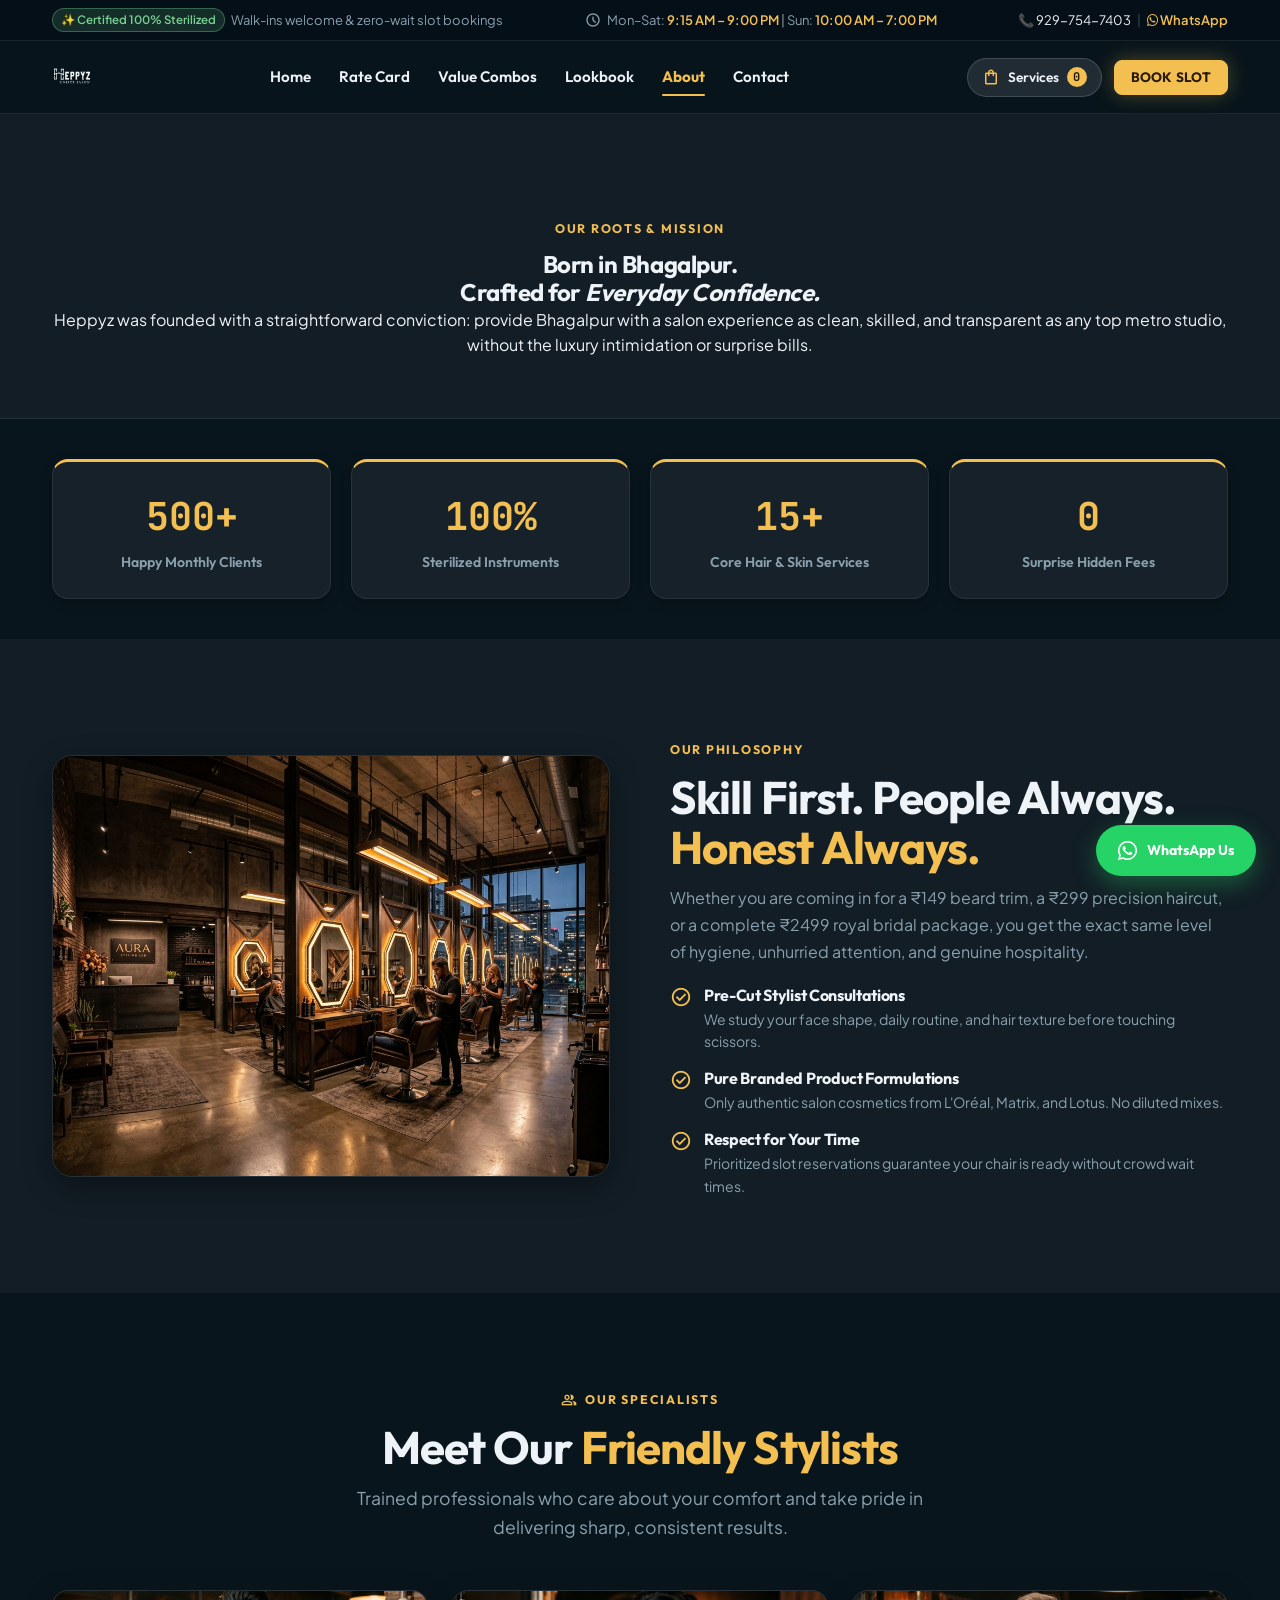
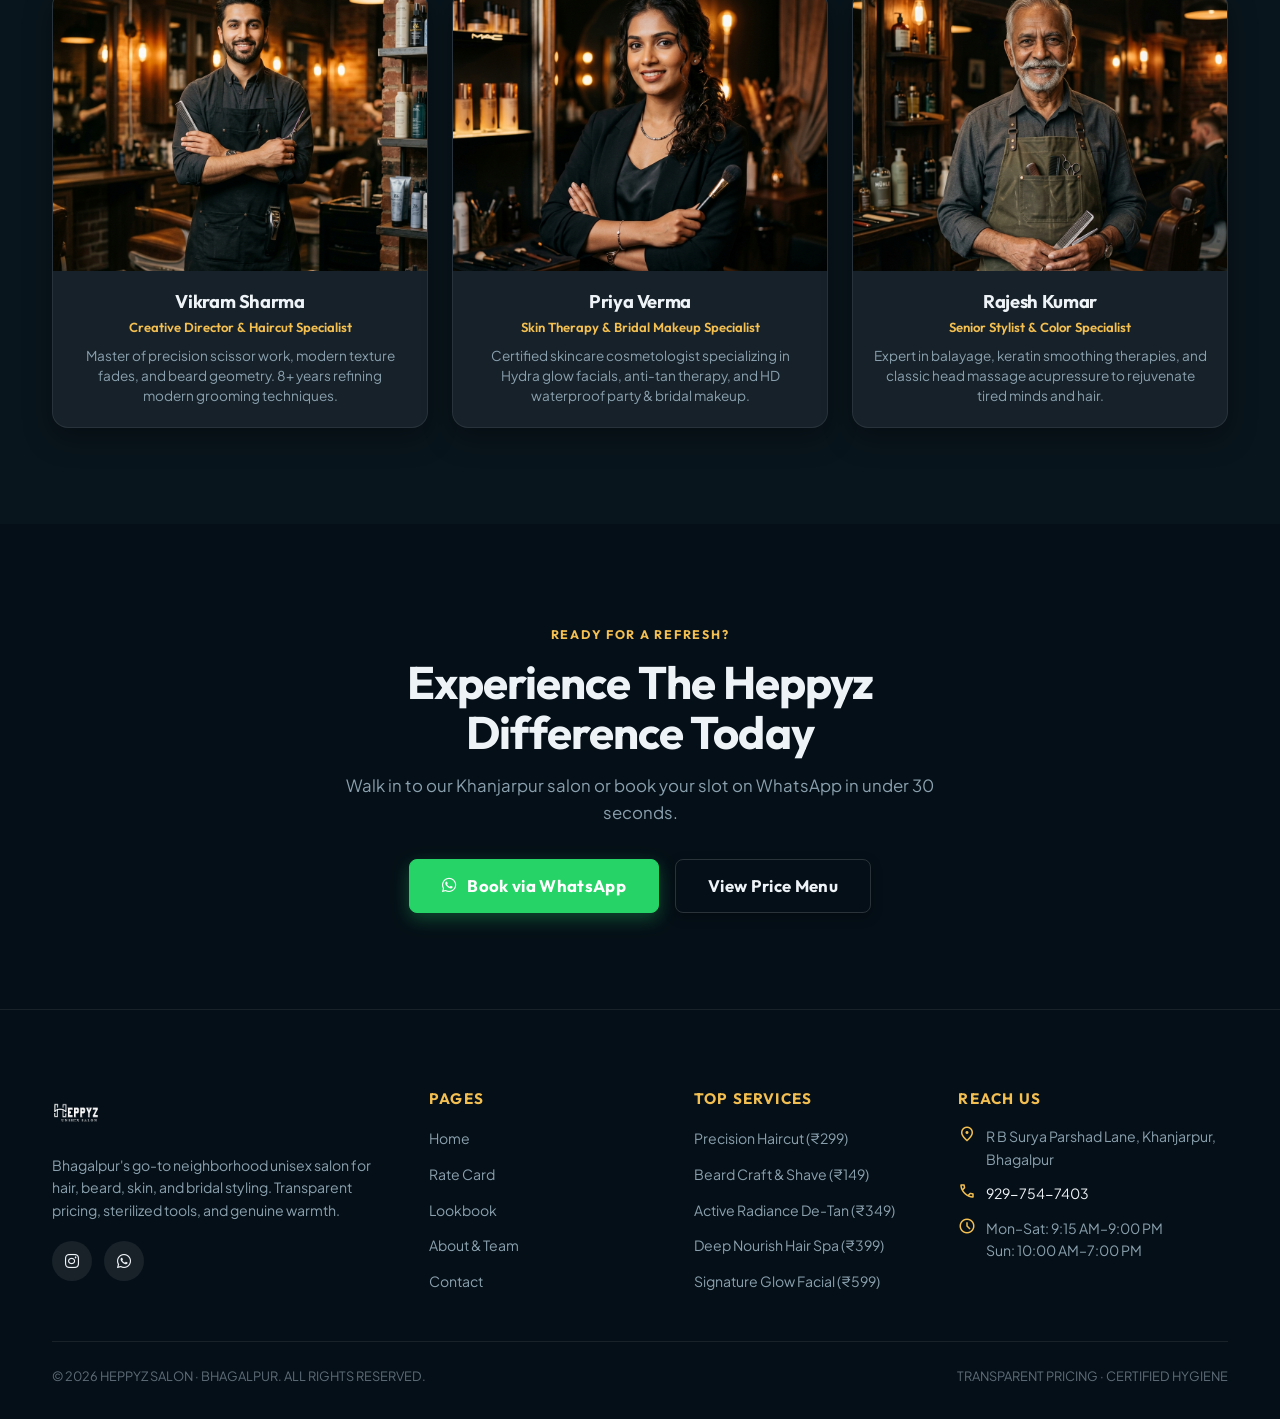
<file: about.html>
<!DOCTYPE html>
<html lang="en">
<head>
  <meta charset="UTF-8">
  <meta name="viewport" content="width=device-width, initial-scale=1.0, viewport-fit=cover">
  <title>About Our Story &amp; Expert Team | HEPPYZ SALON Bhagalpur</title>
  <meta name="description" content="Meet the stylists behind Heppyz Salon in Bhagalpur. Clean space, skilled team, honest upfront ₹ pricing, and an obsession with quality grooming.">
  <link rel="canonical" href="https://heppyzsalon.com/about.html">
  <link rel="icon" type="image/png" href="favicon.png">

  <!-- Open Graph -->
  <meta property="og:type" content="website">
  <meta property="og:site_name" content="Heppyz Salon">
  <meta property="og:title" content="About Us &amp; Our Team | HEPPYZ SALON">
  <meta property="og:description" content="Bhagalpur's friendly neighborhood unisex salon. Meet our skilled stylists, hygiene standards, and values.">
  <meta property="og:url" content="https://heppyzsalon.com/about.html">
  <meta property="og:image" content="https://heppyzsalon.com/images/gallery/interior-pano.png">
  <meta name="twitter:card" content="summary_large_image">

  <!-- Google Fonts: Outfit, Plus Jakarta Sans, JetBrains Mono -->
  <link rel="preconnect" href="https://fonts.googleapis.com">
  <link rel="preconnect" href="https://fonts.gstatic.com" crossorigin>
  <link href="https://fonts.googleapis.com/css2?family=JetBrains+Mono:wght@500;600;700&family=Outfit:wght@400;500;600;700;800&family=Plus+Jakarta+Sans:wght@400;500;600;700&display=swap" rel="stylesheet">
  <link href="https://fonts.googleapis.com/css2?family=Material+Symbols+Outlined:wght,FILL@100..700,0..1&display=swap" rel="stylesheet">
  <link rel="stylesheet" href="https://cdnjs.cloudflare.com/ajax/libs/font-awesome/6.5.1/css/all.min.css" integrity="sha512-DTOQO9RWCH3ppGqcWaEA1BIZOC6xxalwEsw9c2QQeAIftl+Vegovlnee1c9QX4TctnWMn13TZye+giMm8e2LwA==" crossorigin="anonymous" referrerpolicy="no-referrer">

  <!-- CSS -->
  <link rel="stylesheet" href="css/reset.css">
  <link rel="stylesheet" href="css/variables.css">
  <link rel="stylesheet" href="css/global.css">
  <link rel="stylesheet" href="css/components.css">
  <link rel="stylesheet" href="css/pages/about.css">
</head>
<body>

  <a href="#main-content" class="skip-link">Skip to main content</a>

  <!-- PAGE LOADER -->
  <div class="page-loader" id="pageLoader" aria-hidden="true">
    <div class="loader-logo">
      <img src="logo/heppy_salon_white.png" alt="Heppyz Salon" class="loader-logo-img">
    </div>
    <div class="loader-bar"><div class="loader-bar__fill"></div></div>
  </div>

  <!-- TOP STRIP -->
  <div class="top-strip">
    <div class="container top-strip__inner">
      <div class="top-strip__item">
        <span class="top-strip__badge">✨ Certified 100% Sterilized</span>
        <span>Walk-ins welcome &amp; zero-wait slot bookings</span>
      </div>
      <div class="top-strip__item top-strip__timing">
        <span class="material-symbols-outlined" style="font-size:16px;">schedule</span>
        <span>Mon–Sat: <strong>9:15 AM – 9:00 PM</strong> | Sun: <strong>10:00 AM – 7:00 PM</strong></span>
      </div>
      <div class="top-strip__item">
        <a href="tel:9297547403">📞 929-754-7403</a>
        <span style="opacity:0.4;">|</span>
        <a href="https://wa.me/919297547403" target="_blank" rel="noopener noreferrer" style="color:var(--gold); font-weight:600;">
          <i class="fa-brands fa-whatsapp"></i> WhatsApp
        </a>
      </div>
    </div>
  </div>

  <!-- STICKY NAVBAR -->
  <header class="navbar" id="navbar">
    <div class="container navbar__inner">
      <a href="index.html" class="nav-logo-wrap" aria-label="Heppyz Salon Home">
        <img src="logo/heppy_salon_white.png" alt="Heppyz Salon" class="nav-logo-desktop">
      </a>

      <nav class="nav-links" aria-label="Main Navigation">
        <a href="index.html">Home</a>
        <a href="services.html">Rate Card</a>
        <a href="services.html#combos">Value Combos</a>
        <a href="gallery.html">Lookbook</a>
        <a href="about.html" class="active">About</a>
        <a href="contact.html">Contact</a>
      </nav>

      <div class="nav-actions">
        <a href="services.html#book-slot" class="nav-cart-pill" aria-label="View selected services">
          <span class="material-symbols-outlined" style="font-size:18px; color:var(--accent-coral);">shopping_bag</span>
          <span>Services</span>
          <span class="nav-cart-pill__count">0</span>
        </a>
        <a href="contact.html" class="btn btn-primary btn-sm hide-mobile">BOOK SLOT</a>
        <button class="nav-menu-btn" aria-label="Toggle menu" aria-expanded="false">
          <span></span><span></span><span></span>
        </button>
      </div>
    </div>
  </header>

  <!-- MOBILE MENU -->
  <div class="mobile-menu" role="dialog" aria-label="Navigation Menu">
    <a href="index.html" class="mobile-menu__link">Home <span class="material-symbols-outlined">arrow_forward</span></a>
    <a href="services.html" class="mobile-menu__link">Rate Card &amp; Services <span class="material-symbols-outlined">arrow_forward</span></a>
    <a href="services.html#combos" class="mobile-menu__link">Value Combos <span class="material-symbols-outlined">arrow_forward</span></a>
    <a href="gallery.html" class="mobile-menu__link">Client Lookbook <span class="material-symbols-outlined">arrow_forward</span></a>
    <a href="about.html" class="mobile-menu__link active">About Our Salon <span class="material-symbols-outlined">arrow_forward</span></a>
    <a href="contact.html" class="mobile-menu__link">Contact &amp; Location <span class="material-symbols-outlined">arrow_forward</span></a>
    <div style="margin-top:auto; padding-top:20px; display:flex; flex-direction:column; gap:12px;">
      <a href="contact.html" class="btn btn-primary btn-block">BOOK APPOINTMENT NOW</a>
    </div>
  </div>

  <main id="main-content">

    <!-- HERO HEADER -->
    <section class="about-hero">
      <div class="container">
        <span class="eyebrow eyebrow--gold">Our Roots &amp; Mission</span>
        <h1 class="page-hero-title">
          Born in Bhagalpur.<br>Crafted for <em>Everyday Confidence.</em>
        </h1>
        <p class="page-hero-desc">
          Heppyz was founded with a straightforward conviction: provide Bhagalpur with a salon experience as clean, skilled, and transparent as any top metro studio, without the luxury intimidation or surprise bills.
        </p>
      </div>
    </section>

    <!-- STATS STRIP -->
    <section class="section section--sand" style="padding:40px 0;">
      <div class="container">
        <div class="stats-grid">
          <div class="stat-box">
            <div class="stat-box__number">500+</div>
            <div class="stat-box__label">Happy Monthly Clients</div>
          </div>
          <div class="stat-box">
            <div class="stat-box__number">100%</div>
            <div class="stat-box__label">Sterilized Instruments</div>
          </div>
          <div class="stat-box">
            <div class="stat-box__number">15+</div>
            <div class="stat-box__label">Core Hair &amp; Skin Services</div>
          </div>
          <div class="stat-box">
            <div class="stat-box__number">0</div>
            <div class="stat-box__label">Surprise Hidden Fees</div>
          </div>
        </div>
      </div>
    </section>

    <!-- PHILOSOPHY / HOW WE WORK -->
    <section class="section section--blush">
      <div class="container">
        <div class="about-story-grid">
          <div class="about-story-img">
            <img src="images/gallery/interior-pano.png" alt="Heppyz Salon interior hall" width="800" height="500">
          </div>
          <div>
            <span class="eyebrow">Our Philosophy</span>
            <h2 class="section-title">
              Skill First. People Always. <em>Honest Always.</em>
            </h2>
            <p style="color:var(--text-secondary); line-height:1.7; margin-bottom:20px;">
              Whether you are coming in for a ₹149 beard trim, a ₹299 precision haircut, or a complete ₹2499 royal bridal package, you get the exact same level of hygiene, unhurried attention, and genuine hospitality.
            </p>
            <div style="display:flex; flex-direction:column; gap:16px;">
              <div style="display:flex; gap:12px;">
                <span class="material-symbols-outlined" style="color:var(--accent-coral);">check_circle</span>
                <div>
                  <h4 style="margin:0 0 4px; font-size:1rem;">Pre-Cut Stylist Consultations</h4>
                  <p style="margin:0; font-size:0.88rem; color:var(--text-secondary);">We study your face shape, daily routine, and hair texture before touching scissors.</p>
                </div>
              </div>
              <div style="display:flex; gap:12px;">
                <span class="material-symbols-outlined" style="color:var(--accent-coral);">check_circle</span>
                <div>
                  <h4 style="margin:0 0 4px; font-size:1rem;">Pure Branded Product Formulations</h4>
                  <p style="margin:0; font-size:0.88rem; color:var(--text-secondary);">Only authentic salon cosmetics from L'Oréal, Matrix, and Lotus. No diluted mixes.</p>
                </div>
              </div>
              <div style="display:flex; gap:12px;">
                <span class="material-symbols-outlined" style="color:var(--accent-coral);">check_circle</span>
                <div>
                  <h4 style="margin:0 0 4px; font-size:1rem;">Respect for Your Time</h4>
                  <p style="margin:0; font-size:0.88rem; color:var(--text-secondary);">Prioritized slot reservations guarantee your chair is ready without crowd wait times.</p>
                </div>
              </div>
            </div>
          </div>
        </div>
      </div>
    </section>

    <!-- MEET THE TEAM -->
    <section class="section section--sand">
      <div class="container">
        <div class="section-header text-center">
          <span class="eyebrow eyebrow--gold">
            <span class="material-symbols-outlined" style="font-size:16px;">group</span>
            Our Specialists
          </span>
          <h2 class="section-title">
            Meet Our <em>Friendly Stylists</em>
          </h2>
          <p class="section-subtitle">
            Trained professionals who care about your comfort and take pride in delivering sharp, consistent results.
          </p>
        </div>

        <div class="team-grid">
          <!-- Stylist 1 -->
          <div class="team-card">
            <img src="images/team/vikram.png" alt="Vikram Sharma - Senior Barber &amp; Stylist" width="400" height="500" loading="lazy">
            <div class="team-card__body">
              <h3 class="team-card__name">Vikram Sharma</h3>
              <div class="team-card__role">Creative Director &amp; Haircut Specialist</div>
              <p class="team-card__bio">
                Master of precision scissor work, modern texture fades, and beard geometry. 8+ years refining modern grooming techniques.
              </p>
            </div>
          </div>

          <!-- Stylist 2 -->
          <div class="team-card">
            <img src="images/team/priya.png" alt="Priya Verma - Skin &amp; Makeup Specialist" width="400" height="500" loading="lazy">
            <div class="team-card__body">
              <h3 class="team-card__name">Priya Verma</h3>
              <div class="team-card__role">Skin Therapy &amp; Bridal Makeup Specialist</div>
              <p class="team-card__bio">
                Certified skincare cosmetologist specializing in Hydra glow facials, anti-tan therapy, and HD waterproof party &amp; bridal makeup.
              </p>
            </div>
          </div>

          <!-- Stylist 3 -->
          <div class="team-card">
            <img src="images/team/rajesh.png" alt="Rajesh Kumar - Master Colorist &amp; Stylist" width="400" height="500" loading="lazy">
            <div class="team-card__body">
              <h3 class="team-card__name">Rajesh Kumar</h3>
              <div class="team-card__role">Senior Stylist &amp; Color Specialist</div>
              <p class="team-card__bio">
                Expert in balayage, keratin smoothing therapies, and classic head massage acupressure to rejuvenate tired minds and hair.
              </p>
            </div>
          </div>
        </div>
      </div>
    </section>

    <!-- CTA BANNER -->
    <section class="section section--espresso" style="text-align:center;">
      <div class="container" style="max-width:700px;">
        <span class="eyebrow eyebrow--gold">Ready for a Refresh?</span>
        <h2 class="section-title" style="margin-bottom:16px;">
          Experience The Heppyz Difference Today
        </h2>
        <p style="color:var(--text-inverse-sec); margin-bottom:32px; font-size:1.05rem;">
          Walk in to our Khanjarpur salon or book your slot on WhatsApp in under 30 seconds.
        </p>
        <div style="display:flex; justify-content:center; gap:16px; flex-wrap:wrap;">
          <a href="https://wa.me/919297547403?text=Hi%20Heppyz%2C%20I%20want%20to%20book%20an%20appointment." class="btn btn-whatsapp btn-lg" target="_blank" rel="noopener noreferrer">
            <i class="fa-brands fa-whatsapp"></i> Book via WhatsApp
          </a>
          <a href="services.html" class="btn btn-secondary btn-lg">
            View Price Menu
          </a>
        </div>
      </div>
    </section>

  </main>

  <!-- FOOTER -->
  <footer class="footer">
    <div class="container">
      <div class="footer-grid">
        <div class="footer-col">
          <img src="logo/heppy_salon_white.png" alt="Heppyz Salon" class="footer-logo">
          <p class="footer-desc">
            Bhagalpur's go-to neighborhood unisex salon for hair, beard, skin, and bridal styling. Transparent pricing, sterilized tools, and genuine warmth.
          </p>
          <div class="footer-social-row">
            <a href="https://www.instagram.com/heppyzsalon" class="footer-social-btn" aria-label="Instagram" target="_blank" rel="noopener noreferrer"><i class="fa-brands fa-instagram"></i></a>
            <a href="https://wa.me/919297547403" class="footer-social-btn" aria-label="WhatsApp" target="_blank" rel="noopener noreferrer"><i class="fa-brands fa-whatsapp"></i></a>
          </div>
        </div>
        <div class="footer-col">
          <h4>Pages</h4>
          <ul class="footer-links-list">
            <li><a href="index.html">Home</a></li>
            <li><a href="services.html">Rate Card</a></li>
            <li><a href="gallery.html">Lookbook</a></li>
            <li><a href="about.html">About &amp; Team</a></li>
            <li><a href="contact.html">Contact</a></li>
          </ul>
        </div>
        <div class="footer-col">
          <h4>Top Services</h4>
          <ul class="footer-links-list">
            <li><a href="services.html">Precision Haircut (₹299)</a></li>
            <li><a href="services.html">Beard Craft &amp; Shave (₹149)</a></li>
            <li><a href="services.html">Active Radiance De-Tan (₹349)</a></li>
            <li><a href="services.html">Deep Nourish Hair Spa (₹399)</a></li>
            <li><a href="services.html">Signature Glow Facial (₹599)</a></li>
          </ul>
        </div>
        <div class="footer-col">
          <h4>Reach Us</h4>
          <div class="footer-contact-line">
            <span class="material-symbols-outlined" style="color:var(--gold); font-size:18px;">location_on</span>
            <span>R B Surya Parshad Lane, Khanjarpur, Bhagalpur</span>
          </div>
          <div class="footer-contact-line">
            <span class="material-symbols-outlined" style="color:var(--gold); font-size:18px;">call</span>
            <a href="tel:9297547403">929-754-7403</a>
          </div>
          <div class="footer-contact-line">
            <span class="material-symbols-outlined" style="color:var(--gold); font-size:18px;">schedule</span>
            <span>Mon–Sat: 9:15 AM–9:00 PM<br>Sun: 10:00 AM–7:00 PM</span>
          </div>
        </div>
      </div>
      <div class="footer-bottom">
        <p>© 2026 HEPPYZ SALON · BHAGALPUR. ALL RIGHTS RESERVED.</p>
        <p>TRANSPARENT PRICING · CERTIFIED HYGIENE</p>
      </div>
    </div>
  </footer>

  <a href="https://wa.me/919297547403?text=Hi%20Heppyz!%20I%20want%20to%20book%20an%20appointment." class="whatsapp-float" target="_blank" aria-label="Book on WhatsApp" rel="noopener noreferrer">
    <i class="fa-brands fa-whatsapp"></i>
    <span>WhatsApp Us</span>
  </a>

  <script src="js/main.js" defer></script>
  <script src="js/animations.js" defer></script>
  <script src="js/whatsapp.js" defer></script>
</body>
</html>
</file>
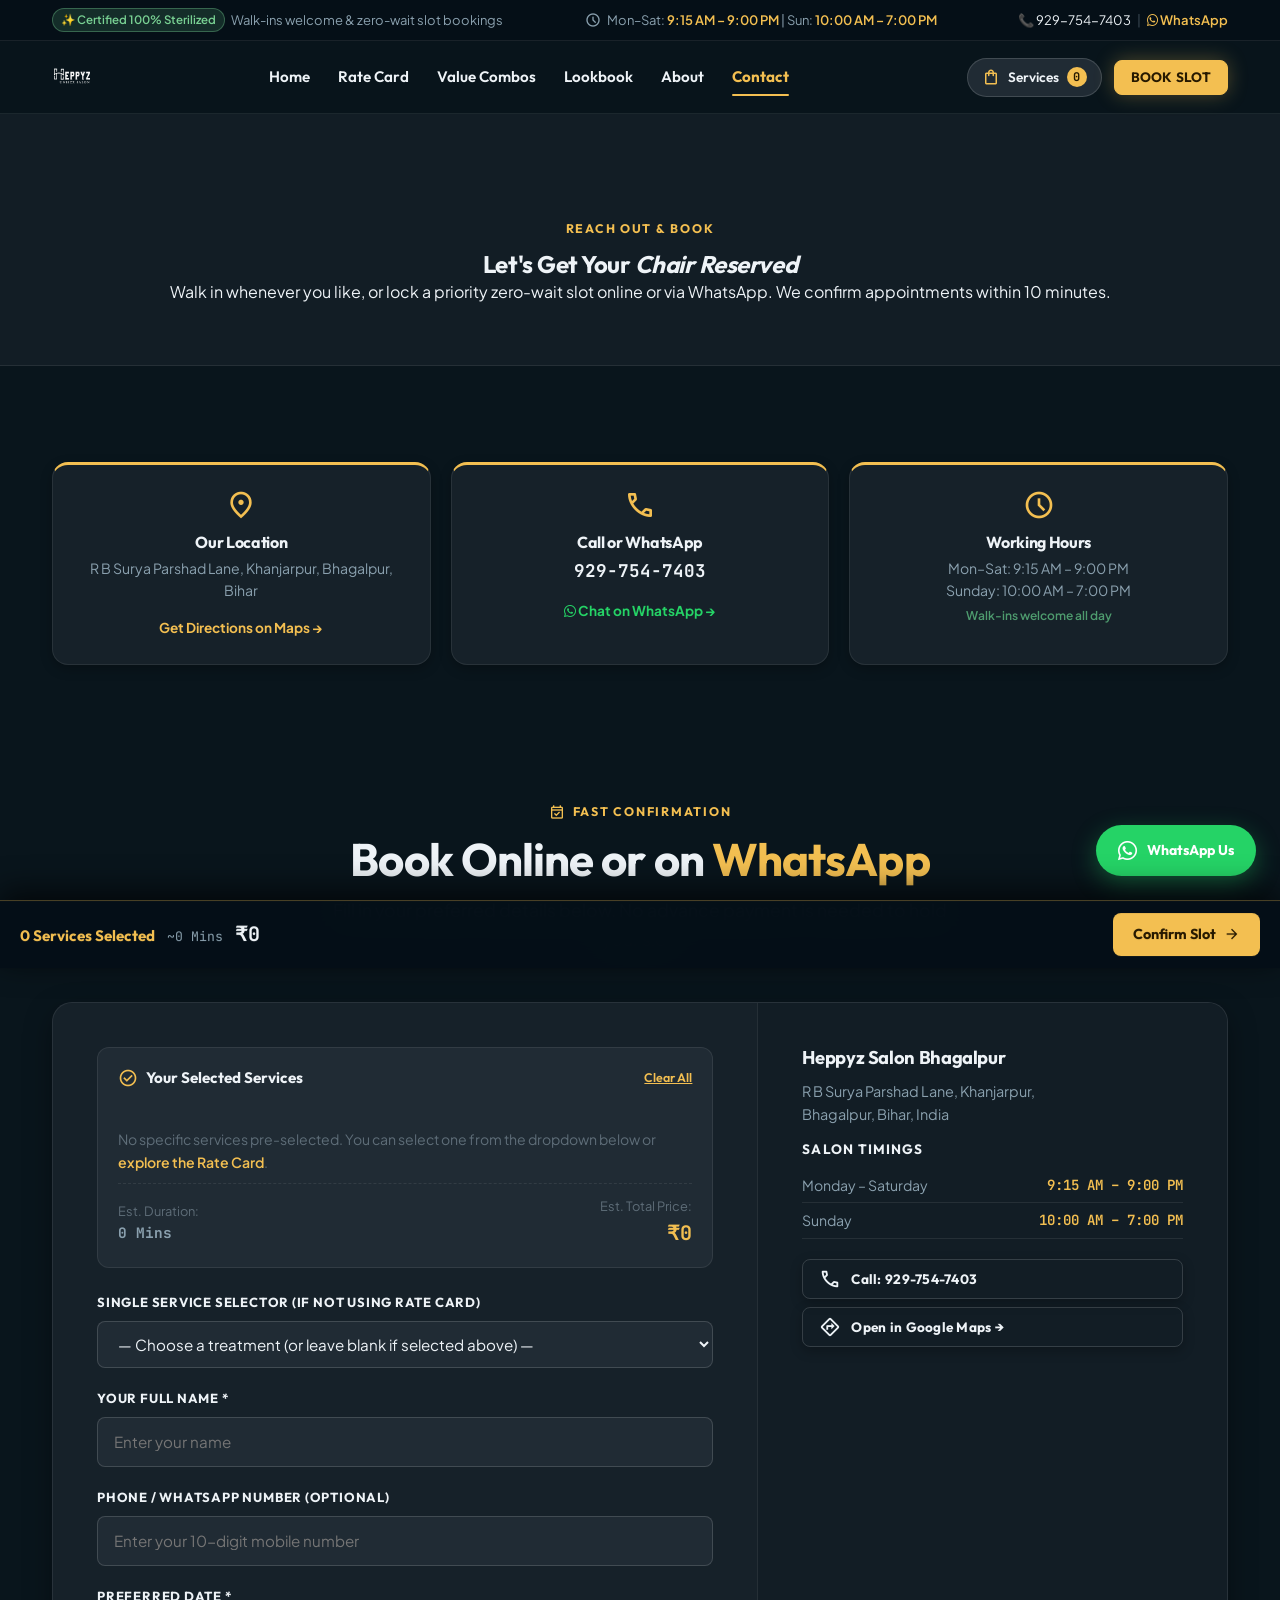
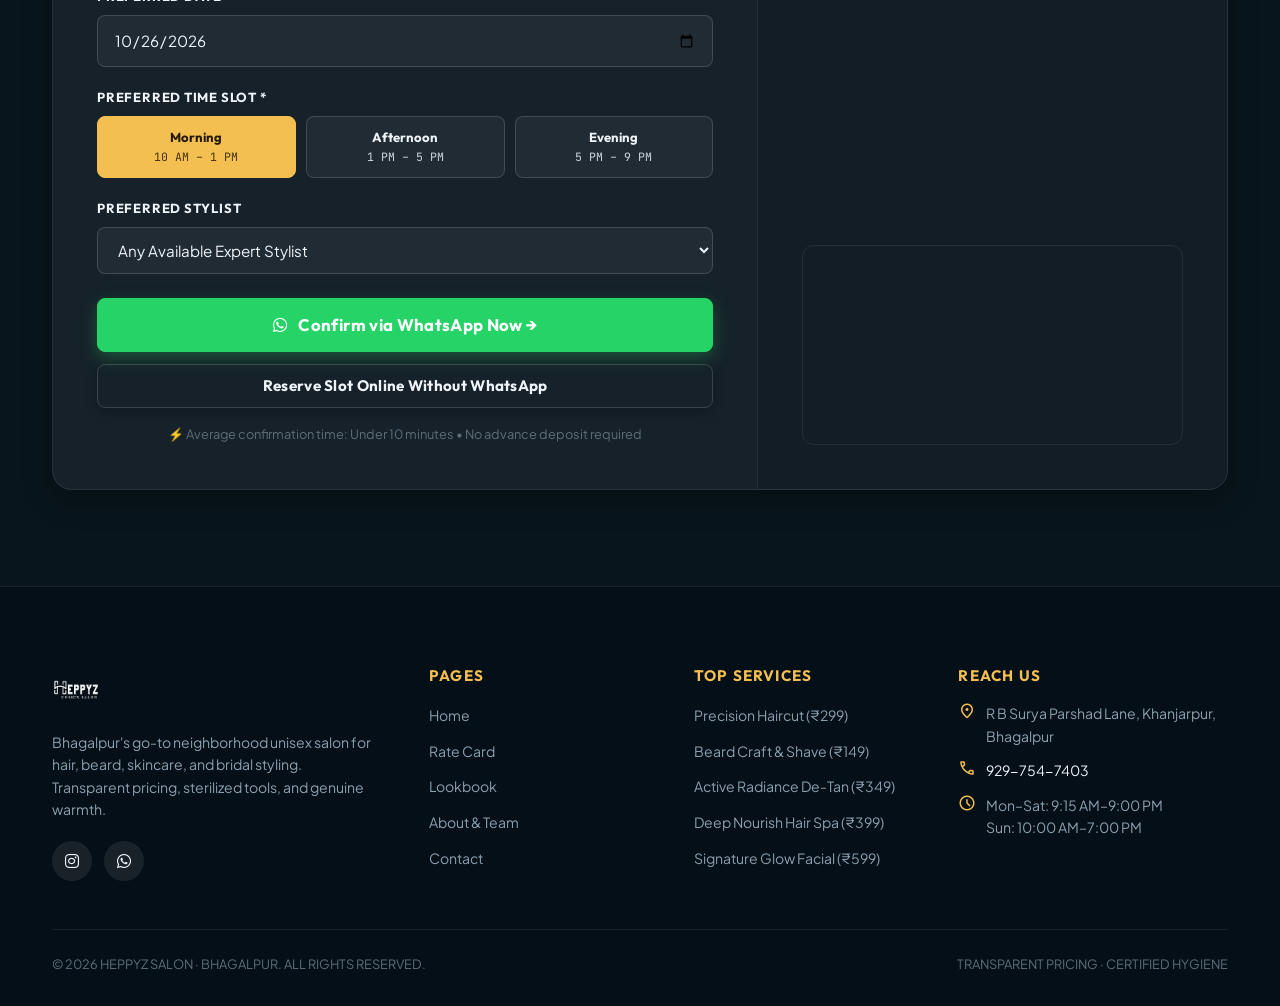
<file: contact.html>
<!DOCTYPE html>
<html lang="en">
<head>
  <meta charset="UTF-8">
  <meta name="viewport" content="width=device-width, initial-scale=1.0, viewport-fit=cover">
  <title>Contact &amp; Book Appointment | HEPPYZ SALON Bhagalpur</title>
  <meta name="description" content="Book your slot at Heppyz Salon Bhagalpur. Walk in or reserve on WhatsApp. Located at R B Surya Parshad Lane, Khanjarpur. Call 929-754-7403.">
  <link rel="canonical" href="https://heppyzsalon.com/contact.html">
  <link rel="icon" type="image/png" href="favicon.png">

  <!-- Open Graph -->
  <meta property="og:type" content="website">
  <meta property="og:site_name" content="Heppyz Salon">
  <meta property="og:title" content="Contact &amp; Book | HEPPYZ SALON Bhagalpur">
  <meta property="og:description" content="Book via WhatsApp or walk in. Find our location, opening hours, and phone details in Bhagalpur.">
  <meta property="og:url" content="https://heppyzsalon.com/contact.html">
  <meta property="og:image" content="https://heppyzsalon.com/images/interior/station.png">
  <meta name="twitter:card" content="summary_large_image">

  <!-- Google Fonts: Outfit, Plus Jakarta Sans, JetBrains Mono -->
  <link rel="preconnect" href="https://fonts.googleapis.com">
  <link rel="preconnect" href="https://fonts.gstatic.com" crossorigin>
  <link href="https://fonts.googleapis.com/css2?family=JetBrains+Mono:wght@500;600;700&family=Outfit:wght@400;500;600;700;800&family=Plus+Jakarta+Sans:wght@400;500;600;700&display=swap" rel="stylesheet">
  <link href="https://fonts.googleapis.com/css2?family=Material+Symbols+Outlined:wght,FILL@100..700,0..1&display=swap" rel="stylesheet">
  <link rel="stylesheet" href="https://cdnjs.cloudflare.com/ajax/libs/font-awesome/6.5.1/css/all.min.css" integrity="sha512-DTOQO9RWCH3ppGqcWaEA1BIZOC6xxalwEsw9c2QQeAIftl+Vegovlnee1c9QX4TctnWMn13TZye+giMm8e2LwA==" crossorigin="anonymous" referrerpolicy="no-referrer">

  <!-- CSS -->
  <link rel="stylesheet" href="css/reset.css">
  <link rel="stylesheet" href="css/variables.css">
  <link rel="stylesheet" href="css/global.css">
  <link rel="stylesheet" href="css/components.css">
  <link rel="stylesheet" href="css/pages/contact.css">
</head>
<body>

  <a href="#main-content" class="skip-link">Skip to main content</a>

  <!-- PAGE LOADER -->
  <div class="page-loader" id="pageLoader" aria-hidden="true">
    <div class="loader-logo">
      <img src="logo/heppy_salon_white.png" alt="Heppyz Salon" class="loader-logo-img">
    </div>
    <div class="loader-bar"><div class="loader-bar__fill"></div></div>
  </div>

  <!-- TOP STRIP -->
  <div class="top-strip">
    <div class="container top-strip__inner">
      <div class="top-strip__item">
        <span class="top-strip__badge">✨ Certified 100% Sterilized</span>
        <span>Walk-ins welcome &amp; zero-wait slot bookings</span>
      </div>
      <div class="top-strip__item top-strip__timing">
        <span class="material-symbols-outlined" style="font-size:16px;">schedule</span>
        <span>Mon–Sat: <strong>9:15 AM – 9:00 PM</strong> | Sun: <strong>10:00 AM – 7:00 PM</strong></span>
      </div>
      <div class="top-strip__item">
        <a href="tel:9297547403">📞 929-754-7403</a>
        <span style="opacity:0.4;">|</span>
        <a href="https://wa.me/919297547403" target="_blank" rel="noopener noreferrer" style="color:var(--gold); font-weight:600;">
          <i class="fa-brands fa-whatsapp"></i> WhatsApp
        </a>
      </div>
    </div>
  </div>

  <!-- STICKY NAVBAR -->
  <header class="navbar" id="navbar">
    <div class="container navbar__inner">
      <a href="index.html" class="nav-logo-wrap" aria-label="Heppyz Salon Home">
        <img src="logo/heppy_salon_white.png" alt="Heppyz Salon" class="nav-logo-desktop">
      </a>

      <nav class="nav-links" aria-label="Main Navigation">
        <a href="index.html">Home</a>
        <a href="services.html">Rate Card</a>
        <a href="services.html#combos">Value Combos</a>
        <a href="gallery.html">Lookbook</a>
        <a href="about.html">About</a>
        <a href="contact.html" class="active">Contact</a>
      </nav>

      <div class="nav-actions">
        <a href="services.html#book-slot" class="nav-cart-pill" aria-label="View selected services">
          <span class="material-symbols-outlined" style="font-size:18px; color:var(--accent-coral);">shopping_bag</span>
          <span>Services</span>
          <span class="nav-cart-pill__count">0</span>
        </a>
        <a href="#book-slot" class="btn btn-primary btn-sm hide-mobile">BOOK SLOT</a>
        <button class="nav-menu-btn" aria-label="Toggle menu" aria-expanded="false">
          <span></span><span></span><span></span>
        </button>
      </div>
    </div>
  </header>

  <!-- MOBILE MENU -->
  <div class="mobile-menu" role="dialog" aria-label="Navigation Menu">
    <a href="index.html" class="mobile-menu__link">Home <span class="material-symbols-outlined">arrow_forward</span></a>
    <a href="services.html" class="mobile-menu__link">Rate Card &amp; Services <span class="material-symbols-outlined">arrow_forward</span></a>
    <a href="services.html#combos" class="mobile-menu__link">Value Combos <span class="material-symbols-outlined">arrow_forward</span></a>
    <a href="gallery.html" class="mobile-menu__link">Client Lookbook <span class="material-symbols-outlined">arrow_forward</span></a>
    <a href="about.html" class="mobile-menu__link">About Our Salon <span class="material-symbols-outlined">arrow_forward</span></a>
    <a href="contact.html" class="mobile-menu__link active">Contact &amp; Location <span class="material-symbols-outlined">arrow_forward</span></a>
    <div style="margin-top:auto; padding-top:20px; display:flex; flex-direction:column; gap:12px;">
      <a href="#book-slot" class="btn btn-primary btn-block">BOOK APPOINTMENT NOW</a>
    </div>
  </div>

  <main id="main-content">

    <!-- PAGE HERO -->
    <section class="contact-hero">
      <div class="container">
        <span class="eyebrow eyebrow--gold">Reach Out &amp; Book</span>
        <h1 class="page-hero-title">
          Let's Get Your <em>Chair Reserved</em>
        </h1>
        <p class="page-hero-desc">
          Walk in whenever you like, or lock a priority zero-wait slot online or via WhatsApp. We confirm appointments within 10 minutes.
        </p>
      </div>
    </section>

    <!-- QUICK CONTACT CARDS -->
    <section class="section section--sand" style="padding-bottom:0;">
      <div class="container">
        <div class="contact-info-cards-grid">
          <div class="contact-quick-card">
            <span class="material-symbols-outlined">location_on</span>
            <h3>Our Location</h3>
            <p>R B Surya Parshad Lane, Khanjarpur, Bhagalpur, Bihar</p>
            <div style="margin-top:12px;">
              <a href="https://www.google.com/maps/place/Heppyz+Salon/@25.2587535,86.9898256,17z/data=!3m1!4b1!4m6!3m5!1s0x39f0373134cb7d3f:0xa2f8308fb6f463bb!8m2!3d25.2587487!4d86.9924005!16s%2Fg%2F11xvxskjmg" target="_blank" rel="noopener noreferrer" style="color:var(--accent-coral); font-weight:700; font-size:0.85rem;">
                Get Directions on Maps →
              </a>
            </div>
          </div>

          <div class="contact-quick-card">
            <span class="material-symbols-outlined">call</span>
            <h3>Call or WhatsApp</h3>
            <p><a href="tel:9297547403" style="font-family:var(--font-mono); font-size:1.1rem; font-weight:700; color:var(--text-primary);">929-754-7403</a></p>
            <div style="margin-top:12px;">
              <a href="https://wa.me/919297547403" target="_blank" rel="noopener noreferrer" style="color:var(--whatsapp); font-weight:700; font-size:0.85rem;">
                <i class="fa-brands fa-whatsapp"></i> Chat on WhatsApp →
              </a>
            </div>
          </div>

          <div class="contact-quick-card">
            <span class="material-symbols-outlined">schedule</span>
            <h3>Working Hours</h3>
            <p>Mon–Sat: 9:15 AM – 9:00 PM</p>
            <p>Sunday: 10:00 AM – 7:00 PM</p>
            <p style="font-size:0.75rem; color:var(--accent-sage); font-weight:600; margin-top:4px;">Walk-ins welcome all day</p>
          </div>
        </div>
      </div>
    </section>

    <!-- APPOINTMENT BOOKING & INSTANT WHATSAPP HUB (#book-slot) -->
    <section class="section section--sand" id="book-slot">
      <div class="container">
        <div class="section-header text-center">
          <span class="eyebrow">
            <span class="material-symbols-outlined" style="font-size:16px;">event_available</span>
            Fast Confirmation
          </span>
          <h2 class="section-title">
            Book Online or on <em>WhatsApp</em>
          </h2>
          <p class="section-subtitle">
            Fill in your preferred details below. No advance payment is needed to hold your slot.
          </p>
        </div>

        <div class="booking-hub" id="whatsapp-booking-form">
          <div class="booking-hub-grid">
            <!-- Left Form Column -->
            <div class="booking-hub-form-col">
              <!-- Live Selected Services Box -->
              <div class="selected-services-box">
                <div class="selected-services-header">
                  <span class="selected-services-title">
                    <span class="material-symbols-outlined" style="font-size:20px; color:var(--accent-coral);">check_circle</span>
                    Your Selected Services
                  </span>
                  <button type="button" class="selected-services-clear-btn" onclick="window.heppyzClearServices()">Clear All</button>
                </div>
                <div class="selected-services-list"></div>
                <div class="selected-services-empty" style="padding:10px 0; color:var(--text-muted); font-size:0.88rem;">
                  No specific services pre-selected. You can select one from the dropdown below or <a href="services.html" style="color:var(--accent-coral); font-weight:600;">explore the Rate Card</a>.
                </div>
                <div class="selected-services-totals">
                  <div>
                    <span style="font-size:0.8rem; color:var(--text-muted); display:block;">Est. Duration:</span>
                    <strong class="totals-duration">0 Mins</strong>
                  </div>
                  <div style="text-align:right;">
                    <span style="font-size:0.8rem; color:var(--text-muted); display:block;">Est. Total Price:</span>
                    <strong class="totals-amount">₹0</strong>
                  </div>
                </div>
              </div>

              <form id="appointment-booking-form">
                <div class="form-group">
                  <label for="service" class="form-label">Single Service Selector (If not using Rate Card)</label>
                  <select id="service" name="service" class="form-input">
                    <option value="">— Choose a treatment (or leave blank if selected above) —</option>
                    <optgroup label="Hair Care">
                      <option value="Hair Cut — ₹299">Precision Hair Cut — ₹299 (35m)</option>
                      <option value="Hair Color — ₹799">Global Hair Color — ₹799+ (90m)</option>
                      <option value="Hair Spa — ₹399">Deep Nourish Hair Spa — ₹399 (60m)</option>
                      <option value="Keratin Treatment — ₹599">Keratin Treatment — ₹599 (60m)</option>
                      <option value="Beard Styling — ₹149">Beard Styling &amp; Shave — ₹149 (20m)</option>
                      <option value="Head Massage — ₹199">Herbal Oil Head Massage — ₹199 (30m)</option>
                    </optgroup>
                    <optgroup label="Skin Care &amp; Facials">
                      <option value="Facial — ₹599">Signature Glow Facial — ₹599+ (60m)</option>
                      <option value="Cleanup — ₹249">Express Refresh Cleanup — ₹249 (30m)</option>
                      <option value="De-Tan — ₹349">Active Radiance De-Tan — ₹349 (30m)</option>
                      <option value="Anti-Acne — ₹449">Anti-Acne Facial — ₹449 (45m)</option>
                      <option value="Detox Cleanup — ₹499">Detox Pore Cleanup — ₹499 (45m)</option>
                    </optgroup>
                    <optgroup label="Makeup &amp; Bridal">
                      <option value="Party Makeup — ₹699">Glamour Party Makeup — ₹699 (60m)</option>
                      <option value="Bridal Makeup — ₹2499">Royal Bridal Makeover — ₹2499 (3.5h)</option>
                      <option value="Engagement Look — ₹1499">Engagement Look — ₹1499 (2h)</option>
                    </optgroup>
                  </select>
                </div>

                <div class="form-group">
                  <label for="name" class="form-label">Your Full Name *</label>
                  <input type="text" id="name" name="name" class="form-input" placeholder="Enter your name" required>
                </div>

                <div class="form-group">
                  <label for="phone" class="form-label">Phone / WhatsApp Number (Optional)</label>
                  <input type="tel" id="phone" name="phone" class="form-input" placeholder="Enter your 10-digit mobile number">
                </div>

                <div class="form-group">
                  <label for="date" class="form-label">Preferred Date *</label>
                  <input type="date" id="date" name="date" class="form-input" value="2026-10-26">
                </div>

                <div class="form-group">
                  <label class="form-label">Preferred Time Slot *</label>
                  <input type="hidden" id="selected-time-slot" value="Morning (10:00 AM – 1:00 PM)">
                  <div class="time-slot-pills">
                    <div class="time-slot-pill active" data-slot="Morning (10:00 AM – 1:00 PM)">
                      <span class="time-slot-pill__name">Morning</span>
                      <span class="time-slot-pill__hours">10 AM – 1 PM</span>
                    </div>
                    <div class="time-slot-pill" data-slot="Afternoon (1:00 PM – 5:00 PM)">
                      <span class="time-slot-pill__name">Afternoon</span>
                      <span class="time-slot-pill__hours">1 PM – 5 PM</span>
                    </div>
                    <div class="time-slot-pill" data-slot="Evening (5:00 PM – 9:00 PM)">
                      <span class="time-slot-pill__name">Evening</span>
                      <span class="time-slot-pill__hours">5 PM – 9 PM</span>
                    </div>
                  </div>
                </div>

                <div class="form-group">
                  <label for="stylist" class="form-label">Preferred Stylist</label>
                  <select id="stylist" name="stylist" class="form-input">
                    <option value="Any Available Expert">Any Available Expert Stylist</option>
                    <option value="Rajesh (Master Stylist)">Rajesh (Master Stylist &amp; Fades)</option>
                    <option value="Vikram (Senior Barber &amp; Skin)">Vikram (Senior Barber &amp; Skin)</option>
                    <option value="Priya (Makeup &amp; Color Artist)">Priya (Makeup &amp; Color Artist)</option>
                  </select>
                </div>

                <div class="booking-actions-row">
                  <button type="button" class="btn btn-whatsapp btn-lg btn-block" id="book-whatsapp-submit">
                    <i class="fa-brands fa-whatsapp"></i> Confirm via WhatsApp Now →
                  </button>
                  <button type="button" class="btn btn-secondary btn-block" id="book-online-submit">
                    Reserve Slot Online Without WhatsApp
                  </button>
                </div>

                <p style="text-align:center; font-size:0.8rem; color:var(--text-muted); margin-top:16px;">
                  ⚡ Average confirmation time: Under 10 minutes • No advance deposit required
                </p>
              </form>
            </div>

            <!-- Right Info & Map Column -->
            <div class="booking-hub-info-col">
              <div class="salon-info-card">
                <h3 class="salon-info-title">Heppyz Salon Bhagalpur</h3>
                <p style="font-size:0.9rem; color:var(--text-secondary); margin-bottom:16px;">
                  R B Surya Parshad Lane, Khanjarpur,<br>
                  Bhagalpur, Bihar, India
                </p>
                <h4 style="font-size:0.85rem; font-family:var(--font-display); text-transform:uppercase; letter-spacing:0.08em; color:var(--text-primary); margin-bottom:10px;">
                  Salon Timings
                </h4>
                <table class="hours-table">
                  <tr><td>Monday – Saturday</td><td>9:15 AM – 9:00 PM</td></tr>
                  <tr><td>Sunday</td><td>10:00 AM – 7:00 PM</td></tr>
                </table>
                <div style="display:flex; flex-direction:column; gap:8px; margin-bottom:20px;">
                  <a href="tel:9297547403" class="btn btn-secondary btn-sm" style="justify-content:flex-start;">
                    <span class="material-symbols-outlined">call</span> Call: 929-754-7403
                  </a>
                  <a href="https://www.google.com/maps/place/Heppyz+Salon/@25.2587535,86.9898256,17z/data=!3m1!4b1!4m6!3m5!1s0x39f0373134cb7d3f:0xa2f8308fb6f463bb!8m2!3d25.2587487!4d86.9924005!16s%2Fg%2F11xvxskjmg" class="btn btn-secondary btn-sm" target="_blank" rel="noopener noreferrer" style="justify-content:flex-start;">
                    <span class="material-symbols-outlined">directions</span> Open in Google Maps →
                  </a>
                </div>
              </div>

              <div class="map-embed-container">
                <iframe src="https://www.google.com/maps/embed?pb=!1m18!1m12!1m3!1d3610.5!2d86.9898256!3d25.2587535!2m3!1f0!2f0!3f0!3m2!1i1024!2i768!4f13.1!3m3!1m2!1s0x39f0373134cb7d3f%3A0xa2f8308fb6f463bb!2sHeppyz%20Salon!5e0!3m2!1sen!2sin!4v1700000000000!5m2!1sen!2sin" width="100%" height="100%" style="border:0;" allowfullscreen="" loading="lazy" title="Heppyz Salon Map Location" referrerpolicy="no-referrer-when-downgrade"></iframe>
              </div>
            </div>
          </div>
        </div>
      </div>
    </section>

  </main>

  <!-- FLOATING SUMMARY BAR -->
  <div class="floating-summary-bar" id="floating-summary" role="region" aria-label="Appointment Estimator">
    <div class="floating-summary-inner">
      <div class="floating-summary-info">
        <span class="floating-summary-count">0 Services Selected</span>
        <span class="floating-summary-duration">~0 Mins</span>
        <span class="floating-summary-total">₹0</span>
      </div>
      <a href="#book-slot" class="floating-summary-cta">
        Confirm Slot <span class="material-symbols-outlined" style="font-size:16px;">arrow_forward</span>
      </a>
    </div>
  </div>

  <!-- FOOTER -->
  <footer class="footer">
    <div class="container">
      <div class="footer-grid">
        <div class="footer-col">
          <img src="logo/heppy_salon_white.png" alt="Heppyz Salon" class="footer-logo">
          <p class="footer-desc">
            Bhagalpur's go-to neighborhood unisex salon for hair, beard, skincare, and bridal styling. Transparent pricing, sterilized tools, and genuine warmth.
          </p>
          <div class="footer-social-row">
            <a href="https://www.instagram.com/heppyzsalon" class="footer-social-btn" aria-label="Instagram" target="_blank" rel="noopener noreferrer"><i class="fa-brands fa-instagram"></i></a>
            <a href="https://wa.me/919297547403" class="footer-social-btn" aria-label="WhatsApp" target="_blank" rel="noopener noreferrer"><i class="fa-brands fa-whatsapp"></i></a>
          </div>
        </div>
        <div class="footer-col">
          <h4>Pages</h4>
          <ul class="footer-links-list">
            <li><a href="index.html">Home</a></li>
            <li><a href="services.html">Rate Card</a></li>
            <li><a href="gallery.html">Lookbook</a></li>
            <li><a href="about.html">About &amp; Team</a></li>
            <li><a href="contact.html">Contact</a></li>
          </ul>
        </div>
        <div class="footer-col">
          <h4>Top Services</h4>
          <ul class="footer-links-list">
            <li><a href="services.html">Precision Haircut (₹299)</a></li>
            <li><a href="services.html">Beard Craft &amp; Shave (₹149)</a></li>
            <li><a href="services.html">Active Radiance De-Tan (₹349)</a></li>
            <li><a href="services.html">Deep Nourish Hair Spa (₹399)</a></li>
            <li><a href="services.html">Signature Glow Facial (₹599)</a></li>
          </ul>
        </div>
        <div class="footer-col">
          <h4>Reach Us</h4>
          <div class="footer-contact-line">
            <span class="material-symbols-outlined" style="color:var(--gold); font-size:18px;">location_on</span>
            <span>R B Surya Parshad Lane, Khanjarpur, Bhagalpur</span>
          </div>
          <div class="footer-contact-line">
            <span class="material-symbols-outlined" style="color:var(--gold); font-size:18px;">call</span>
            <a href="tel:9297547403">929-754-7403</a>
          </div>
          <div class="footer-contact-line">
            <span class="material-symbols-outlined" style="color:var(--gold); font-size:18px;">schedule</span>
            <span>Mon–Sat: 9:15 AM–9:00 PM<br>Sun: 10:00 AM–7:00 PM</span>
          </div>
        </div>
      </div>
      <div class="footer-bottom">
        <p>© 2026 HEPPYZ SALON · BHAGALPUR. ALL RIGHTS RESERVED.</p>
        <p>TRANSPARENT PRICING · CERTIFIED HYGIENE</p>
      </div>
    </div>
  </footer>

  <a href="https://wa.me/919297547403?text=Hi%20Heppyz!%20I%20want%20to%20book%20an%20appointment." class="whatsapp-float" target="_blank" aria-label="Book on WhatsApp" rel="noopener noreferrer">
    <i class="fa-brands fa-whatsapp"></i>
    <span>WhatsApp Us</span>
  </a>

  <script src="js/main.js" defer></script>
  <script src="js/animations.js" defer></script>
  <script src="js/whatsapp.js" defer></script>
</body>
</html>
</file>
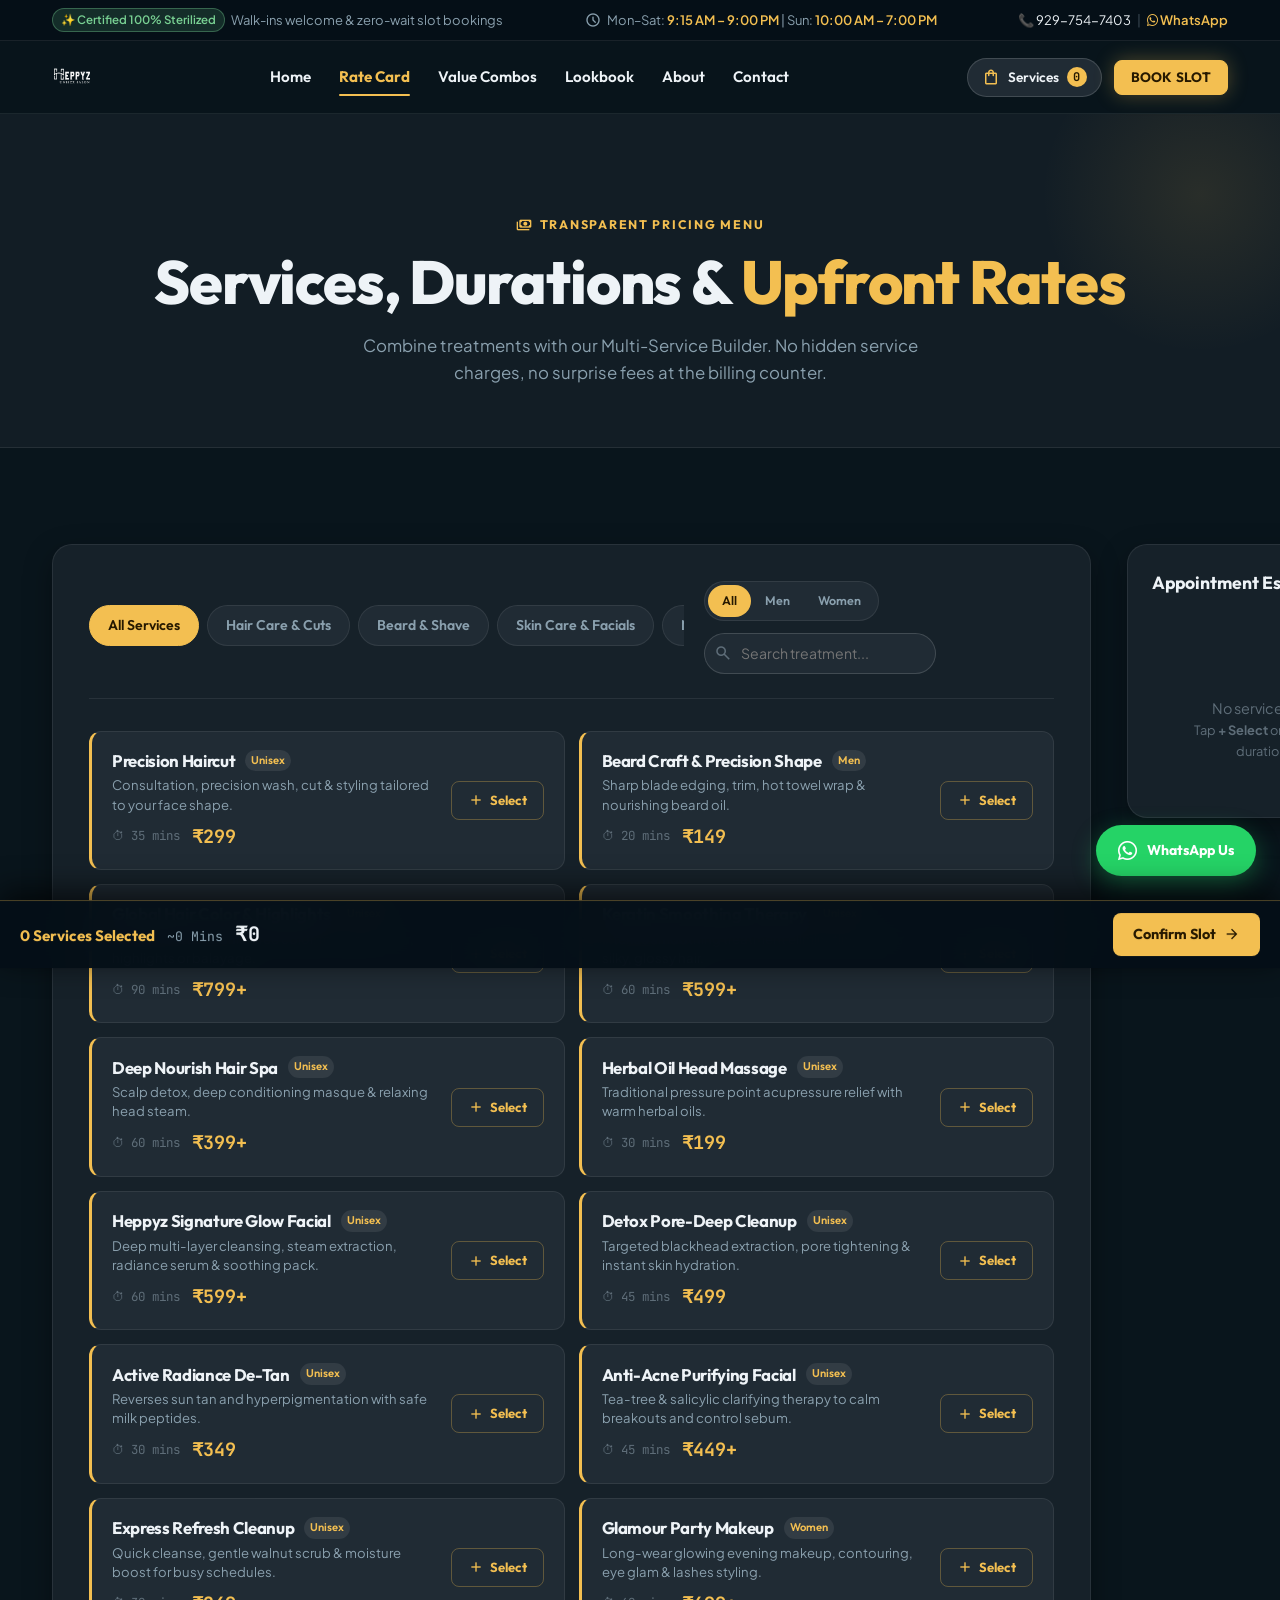
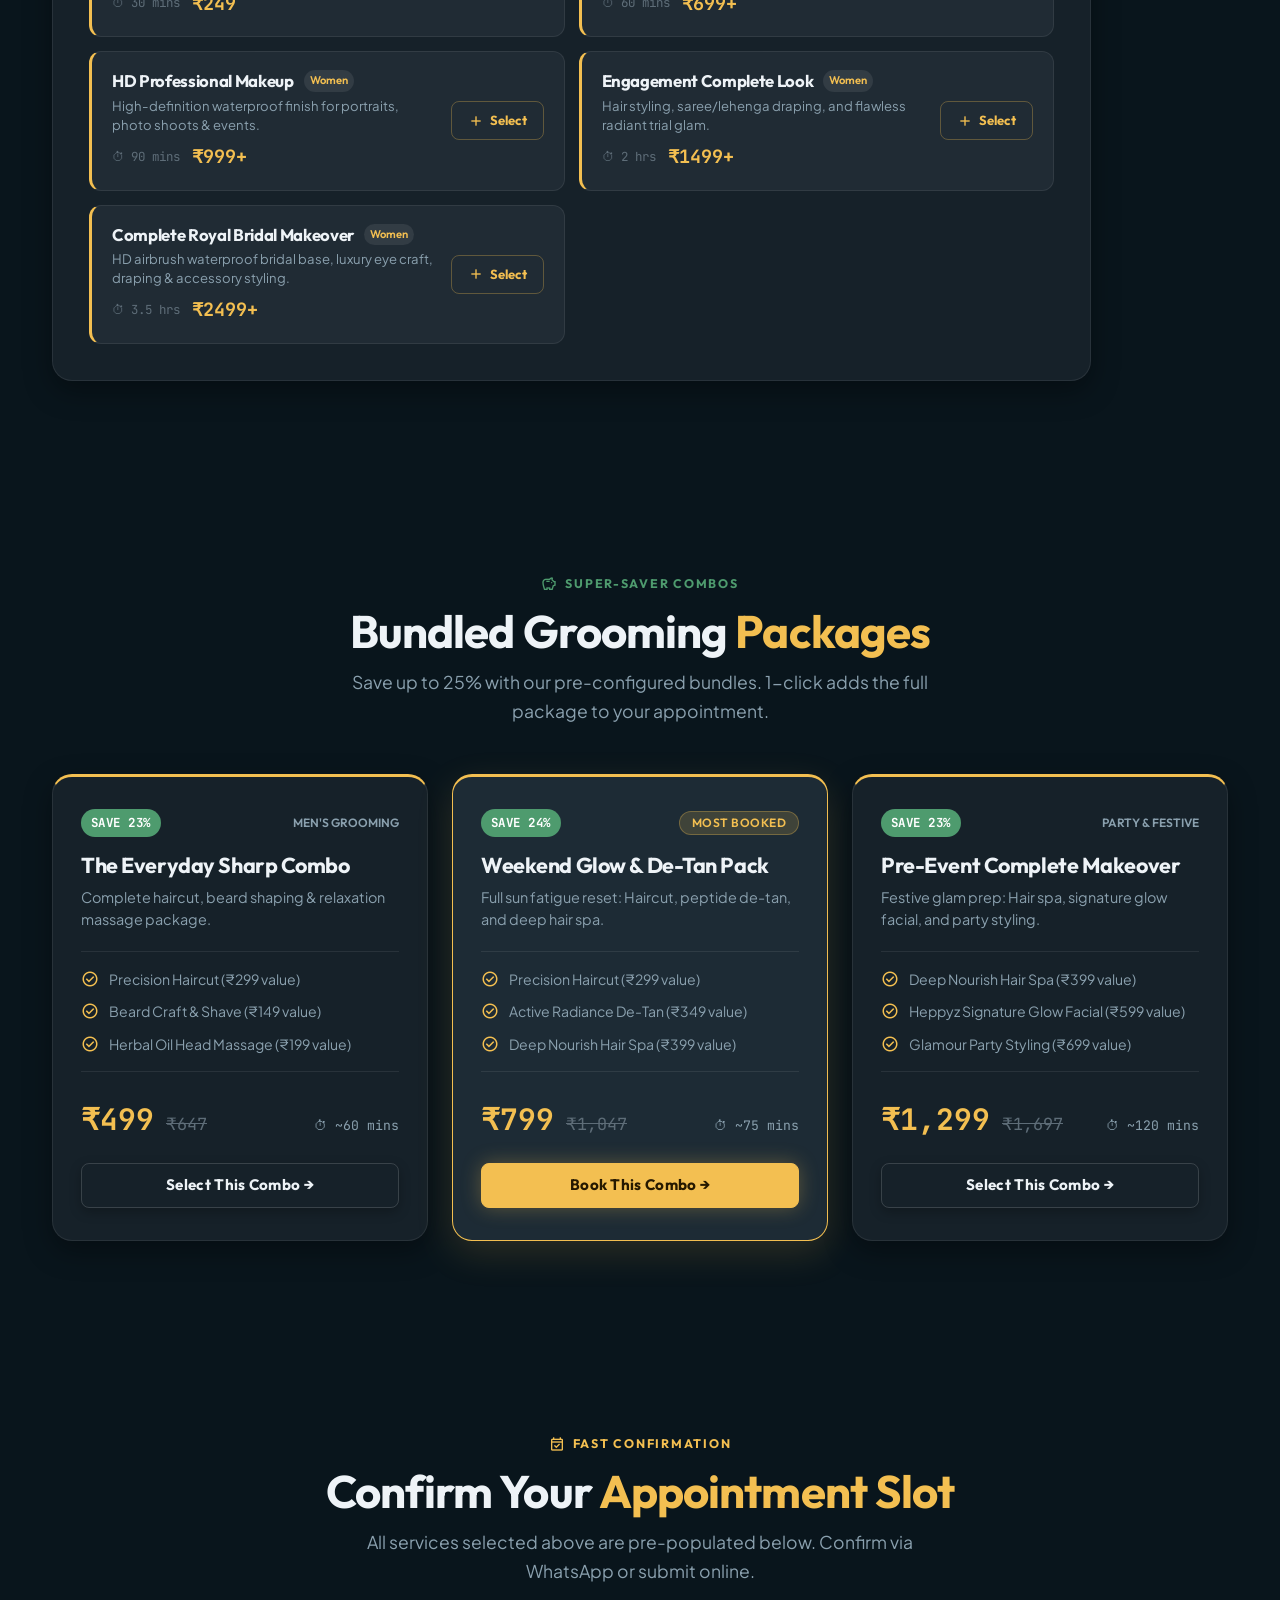
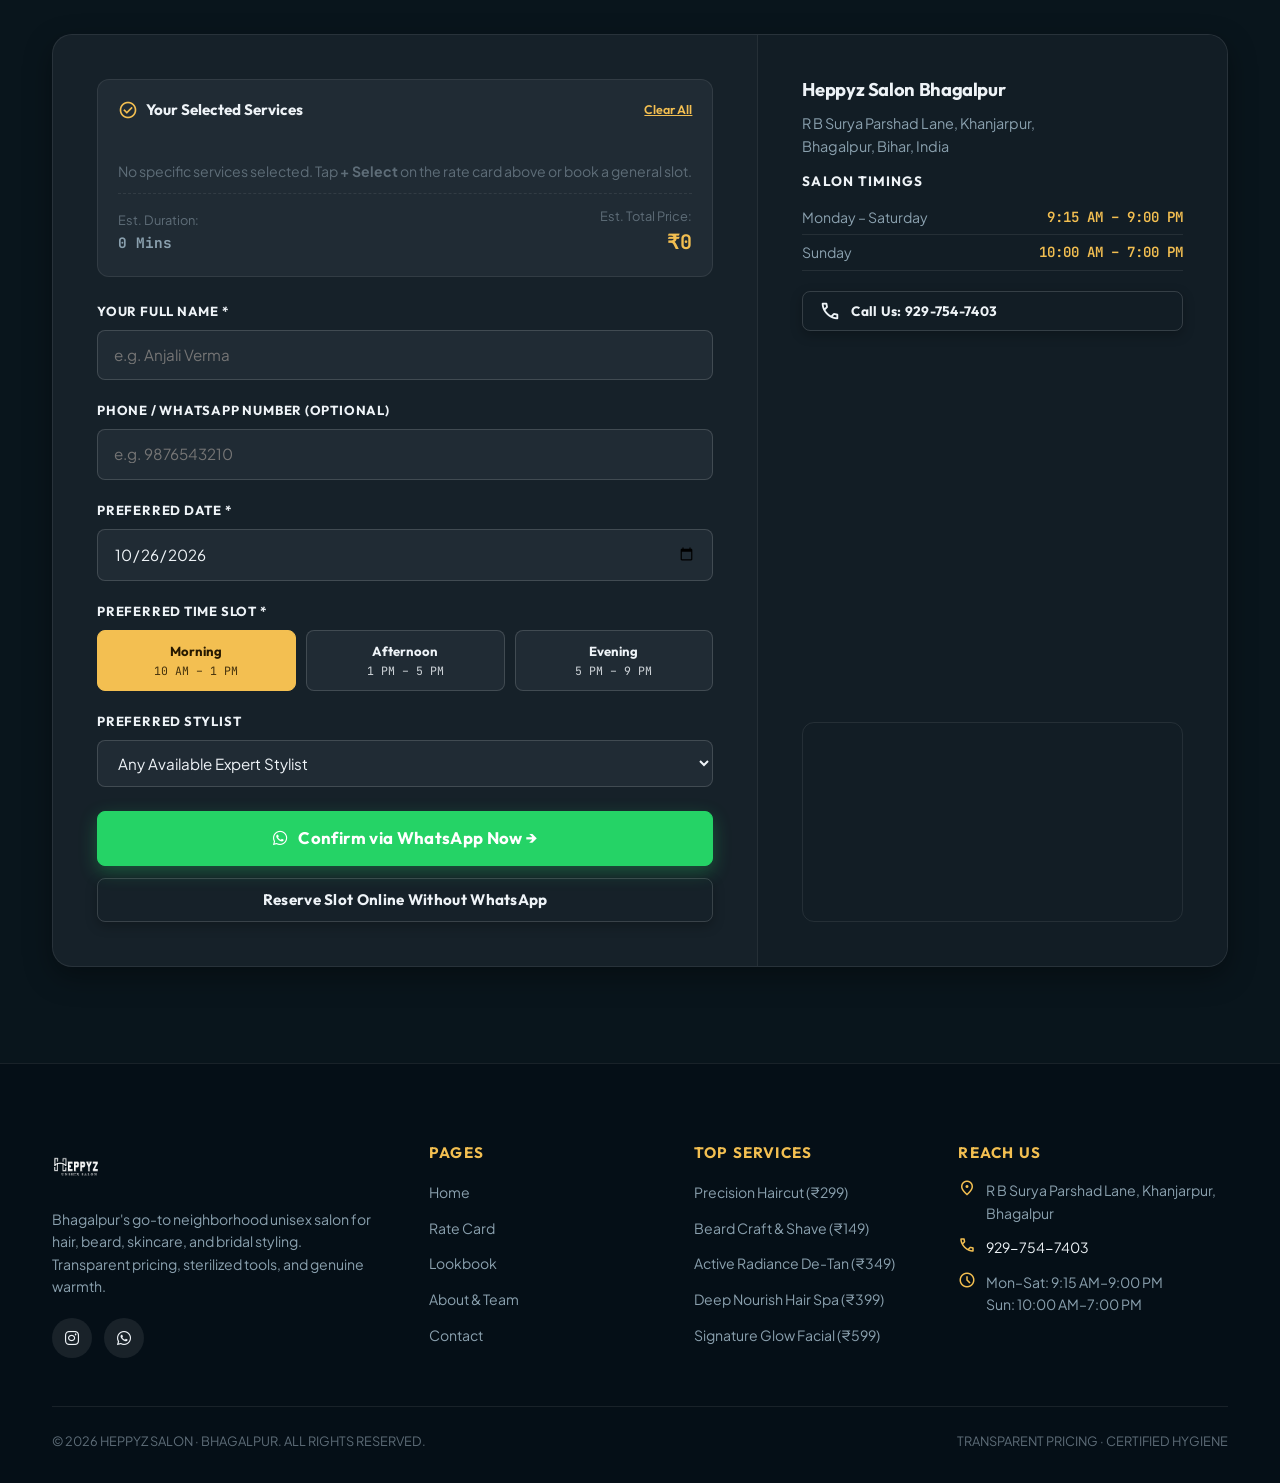
<file: services.html>
<!DOCTYPE html>
<html lang="en">
<head>
  <meta charset="UTF-8">
  <meta name="viewport" content="width=device-width, initial-scale=1.0, viewport-fit=cover">
  <title>Services &amp; Transparent Rate Card | HEPPYZ SALON Bhagalpur</title>
  <meta name="description" content="Explore Heppyz Salon's complete transparent price menu for hair cuts, beard styling, facials, hair color, and combo packages in Bhagalpur. Zero hidden costs.">
  <link rel="canonical" href="https://heppyzsalon.com/services.html">
  <link rel="icon" type="image/png" href="favicon.png">

  <!-- Open Graph -->
  <meta property="og:type" content="website">
  <meta property="og:site_name" content="Heppyz Salon">
  <meta property="og:title" content="Services &amp; Transparent Pricing | HEPPYZ SALON">
  <meta property="og:description" content="Every service listed clearly with duration and ₹ prices. Build your multi-service pack and book via WhatsApp.">
  <meta property="og:url" content="https://heppyzsalon.com/services.html">
  <meta property="og:image" content="https://heppyzsalon.com/images/interior/station.png">
  <meta name="twitter:card" content="summary_large_image">

  <!-- Google Fonts: Outfit, Plus Jakarta Sans, JetBrains Mono -->
  <link rel="preconnect" href="https://fonts.googleapis.com">
  <link rel="preconnect" href="https://fonts.gstatic.com" crossorigin>
  <link href="https://fonts.googleapis.com/css2?family=JetBrains+Mono:wght@500;600;700&family=Outfit:wght@400;500;600;700;800&family=Plus+Jakarta+Sans:wght@400;500;600;700&display=swap" rel="stylesheet">
  <link href="https://fonts.googleapis.com/css2?family=Material+Symbols+Outlined:wght,FILL@100..700,0..1&display=swap" rel="stylesheet">
  <link rel="stylesheet" href="https://cdnjs.cloudflare.com/ajax/libs/font-awesome/6.5.1/css/all.min.css" integrity="sha512-DTOQO9RWCH3ppGqcWaEA1BIZOC6xxalwEsw9c2QQeAIftl+Vegovlnee1c9QX4TctnWMn13TZye+giMm8e2LwA==" crossorigin="anonymous" referrerpolicy="no-referrer">

  <!-- CSS -->
  <link rel="stylesheet" href="css/reset.css">
  <link rel="stylesheet" href="css/variables.css">
  <link rel="stylesheet" href="css/global.css">
  <link rel="stylesheet" href="css/components.css">
  <link rel="stylesheet" href="css/pages/services.css">
</head>
<body>

  <a href="#main-content" class="skip-link">Skip to main content</a>

  <!-- PAGE LOADER -->
  <div class="page-loader" id="pageLoader" aria-hidden="true">
    <div class="loader-logo">
      <img src="logo/heppy_salon_white.png" alt="Heppyz Salon" class="loader-logo-img">
    </div>
    <div class="loader-bar"><div class="loader-bar__fill"></div></div>
  </div>

  <!-- TOP STRIP -->
  <div class="top-strip">
    <div class="container top-strip__inner">
      <div class="top-strip__item">
        <span class="top-strip__badge">✨ Certified 100% Sterilized</span>
        <span>Walk-ins welcome &amp; zero-wait slot bookings</span>
      </div>
      <div class="top-strip__item top-strip__timing">
        <span class="material-symbols-outlined" style="font-size:16px;">schedule</span>
        <span>Mon–Sat: <strong>9:15 AM – 9:00 PM</strong> | Sun: <strong>10:00 AM – 7:00 PM</strong></span>
      </div>
      <div class="top-strip__item">
        <a href="tel:9297547403">📞 929-754-7403</a>
        <span style="opacity:0.4;">|</span>
        <a href="https://wa.me/919297547403" target="_blank" rel="noopener noreferrer" style="color:var(--gold); font-weight:600;">
          <i class="fa-brands fa-whatsapp"></i> WhatsApp
        </a>
      </div>
    </div>
  </div>

  <!-- STICKY NAVBAR -->
  <header class="navbar" id="navbar">
    <div class="container navbar__inner">
      <a href="index.html" class="nav-logo-wrap" aria-label="Heppyz Salon Home">
        <img src="logo/heppy_salon_white.png" alt="Heppyz Salon" class="nav-logo-desktop">
      </a>

      <nav class="nav-links" aria-label="Main Navigation">
        <a href="index.html">Home</a>
        <a href="services.html" class="active">Rate Card</a>
        <a href="#combos">Value Combos</a>
        <a href="gallery.html">Lookbook</a>
        <a href="about.html">About</a>
        <a href="contact.html">Contact</a>
      </nav>

      <div class="nav-actions">
        <a href="#book-slot" class="nav-cart-pill" aria-label="View selected services">
          <span class="material-symbols-outlined" style="font-size:18px; color:var(--accent-coral);">shopping_bag</span>
          <span>Services</span>
          <span class="nav-cart-pill__count">0</span>
        </a>
        <a href="#book-slot" class="btn btn-primary btn-sm hide-mobile">BOOK SLOT</a>
        <button class="nav-menu-btn" aria-label="Toggle menu" aria-expanded="false">
          <span></span><span></span><span></span>
        </button>
      </div>
    </div>
  </header>

  <!-- MOBILE MENU -->
  <div class="mobile-menu" role="dialog" aria-label="Navigation Menu">
    <a href="index.html" class="mobile-menu__link">Home <span class="material-symbols-outlined">arrow_forward</span></a>
    <a href="services.html" class="mobile-menu__link active">Rate Card &amp; Services <span class="material-symbols-outlined">arrow_forward</span></a>
    <a href="#combos" class="mobile-menu__link">Value Combos <span class="material-symbols-outlined">arrow_forward</span></a>
    <a href="gallery.html" class="mobile-menu__link">Client Lookbook <span class="material-symbols-outlined">arrow_forward</span></a>
    <a href="about.html" class="mobile-menu__link">About Our Salon <span class="material-symbols-outlined">arrow_forward</span></a>
    <a href="contact.html" class="mobile-menu__link">Contact &amp; Location <span class="material-symbols-outlined">arrow_forward</span></a>
    <div style="margin-top:auto; padding-top:20px; display:flex; flex-direction:column; gap:12px;">
      <a href="#book-slot" class="btn btn-primary btn-block">BOOK APPOINTMENT NOW</a>
    </div>
  </div>

  <main id="main-content">

    <!-- PAGE HERO -->
    <section class="page-hero">
      <div class="container">
        <span class="eyebrow">
          <span class="material-symbols-outlined" style="font-size:16px;">payments</span>
          Transparent Pricing Menu
        </span>
        <h1 class="page-hero-title">
          Services, Durations &amp; <em>Upfront Rates</em>
        </h1>
        <p class="page-hero-desc">
          Combine treatments with our Multi-Service Builder. No hidden service charges, no surprise fees at the billing counter.
        </p>
      </div>
    </section>

    <!-- RATE CARD & MULTI-SERVICE BUILDER LAYOUT -->
    <section class="section section--sand" id="rate-card">
      <div class="container">
        <div class="services-page-layout">
          <!-- Left Column: Filter Controls & Service Cards -->
          <div>
            <div class="rate-card-builder">
              <!-- Controls -->
              <div class="rate-card-controls">
                <div class="category-tabs" role="tablist" aria-label="Service Categories">
                  <button class="category-tab-btn active" data-category="all" role="tab" aria-selected="true">All Services</button>
                  <button class="category-tab-btn" data-category="hair" role="tab" aria-selected="false">Hair Care &amp; Cuts</button>
                  <button class="category-tab-btn" data-category="beard" role="tab" aria-selected="false">Beard &amp; Shave</button>
                  <button class="category-tab-btn" data-category="skin" role="tab" aria-selected="false">Skin Care &amp; Facials</button>
                  <button class="category-tab-btn" data-category="makeup" role="tab" aria-selected="false">Makeup &amp; Bridal</button>
                </div>

                <div class="rate-card-search-wrap">
                  <div class="gender-pills" role="radiogroup" aria-label="Gender Filter">
                    <button class="gender-pill-btn active" data-gender="all" role="radio" aria-checked="true">All</button>
                    <button class="gender-pill-btn" data-gender="men" role="radio" aria-checked="false">Men</button>
                    <button class="gender-pill-btn" data-gender="women" role="radio" aria-checked="false">Women</button>
                  </div>

                  <div class="search-input-box">
                    <span class="material-symbols-outlined">search</span>
                    <input type="text" class="service-search-input" placeholder="Search treatment..." aria-label="Search treatment">
                  </div>
                </div>
              </div>

              <!-- Service Rows Grid -->
              <div class="rate-card-items-grid">
                <!-- Haircut -->
                <div class="service-row-card" data-service-id="haircut" data-category="hair" data-gender="unisex">
                  <div class="service-row-info">
                    <div class="service-row-header">
                      <h3 class="service-row-title">Precision Haircut</h3>
                      <span class="service-audience-tag">Unisex</span>
                    </div>
                    <p class="service-row-desc">Consultation, precision wash, cut &amp; styling tailored to your face shape.</p>
                    <div class="service-row-meta">
                      <span class="service-row-duration">⏱ 35 mins</span>
                      <span class="service-row-price price-tag">₹299</span>
                    </div>
                  </div>
                  <button type="button" class="service-select-btn" onclick="window.heppyzSelectService('haircut')" aria-pressed="false">
                    <span class="material-symbols-outlined" style="font-size:16px;">add</span> Select
                  </button>
                </div>

                <!-- Beard Styling -->
                <div class="service-row-card" data-service-id="beard-styling" data-category="beard" data-gender="men">
                  <div class="service-row-info">
                    <div class="service-row-header">
                      <h3 class="service-row-title">Beard Craft &amp; Precision Shape</h3>
                      <span class="service-audience-tag">Men</span>
                    </div>
                    <p class="service-row-desc">Sharp blade edging, trim, hot towel wrap &amp; nourishing beard oil.</p>
                    <div class="service-row-meta">
                      <span class="service-row-duration">⏱ 20 mins</span>
                      <span class="service-row-price price-tag">₹149</span>
                    </div>
                  </div>
                  <button type="button" class="service-select-btn" onclick="window.heppyzSelectService('beard-styling')" aria-pressed="false">
                    <span class="material-symbols-outlined" style="font-size:16px;">add</span> Select
                  </button>
                </div>

                <!-- Hair Color -->
                <div class="service-row-card" data-service-id="hair-color" data-category="hair" data-gender="unisex">
                  <div class="service-row-info">
                    <div class="service-row-header">
                      <h3 class="service-row-title">Global Hair Color &amp; Highlights</h3>
                      <span class="service-audience-tag">Unisex</span>
                    </div>
                    <p class="service-row-desc">Rich vibrant ammonia-free color, root touch-up, highlights or balayage.</p>
                    <div class="service-row-meta">
                      <span class="service-row-duration">⏱ 90 mins</span>
                      <span class="service-row-price price-tag">₹799+</span>
                    </div>
                  </div>
                  <button type="button" class="service-select-btn" onclick="window.heppyzSelectService('hair-color')" aria-pressed="false">
                    <span class="material-symbols-outlined" style="font-size:16px;">add</span> Select
                  </button>
                </div>

                <!-- Keratin Smoothing -->
                <div class="service-row-card" data-service-id="keratin-treatment" data-category="hair" data-gender="unisex">
                  <div class="service-row-info">
                    <div class="service-row-header">
                      <h3 class="service-row-title">Keratin Smoothing Therapy</h3>
                      <span class="service-audience-tag">Unisex</span>
                    </div>
                    <p class="service-row-desc">Intense smoothing treatment eliminating frizz for silky, glossy hair.</p>
                    <div class="service-row-meta">
                      <span class="service-row-duration">⏱ 60 mins</span>
                      <span class="service-row-price price-tag">₹599+</span>
                    </div>
                  </div>
                  <button type="button" class="service-select-btn" onclick="window.heppyzSelectService('keratin-treatment')" aria-pressed="false">
                    <span class="material-symbols-outlined" style="font-size:16px;">add</span> Select
                  </button>
                </div>

                <!-- Hair Spa -->
                <div class="service-row-card" data-service-id="hair-spa" data-category="hair" data-gender="unisex">
                  <div class="service-row-info">
                    <div class="service-row-header">
                      <h3 class="service-row-title">Deep Nourish Hair Spa</h3>
                      <span class="service-audience-tag">Unisex</span>
                    </div>
                    <p class="service-row-desc">Scalp detox, deep conditioning masque &amp; relaxing head steam.</p>
                    <div class="service-row-meta">
                      <span class="service-row-duration">⏱ 60 mins</span>
                      <span class="service-row-price price-tag">₹399+</span>
                    </div>
                  </div>
                  <button type="button" class="service-select-btn" onclick="window.heppyzSelectService('hair-spa')" aria-pressed="false">
                    <span class="material-symbols-outlined" style="font-size:16px;">add</span> Select
                  </button>
                </div>

                <!-- Head Massage -->
                <div class="service-row-card" data-service-id="head-massage" data-category="hair" data-gender="unisex">
                  <div class="service-row-info">
                    <div class="service-row-header">
                      <h3 class="service-row-title">Herbal Oil Head Massage</h3>
                      <span class="service-audience-tag">Unisex</span>
                    </div>
                    <p class="service-row-desc">Traditional pressure point acupressure relief with warm herbal oils.</p>
                    <div class="service-row-meta">
                      <span class="service-row-duration">⏱ 30 mins</span>
                      <span class="service-row-price price-tag">₹199</span>
                    </div>
                  </div>
                  <button type="button" class="service-select-btn" onclick="window.heppyzSelectService('head-massage')" aria-pressed="false">
                    <span class="material-symbols-outlined" style="font-size:16px;">add</span> Select
                  </button>
                </div>

                <!-- Facial Glow -->
                <div class="service-row-card" data-service-id="facial-glow" data-category="skin" data-gender="unisex">
                  <div class="service-row-info">
                    <div class="service-row-header">
                      <h3 class="service-row-title">Heppyz Signature Glow Facial</h3>
                      <span class="service-audience-tag">Unisex</span>
                    </div>
                    <p class="service-row-desc">Deep multi-layer cleansing, steam extraction, radiance serum &amp; soothing pack.</p>
                    <div class="service-row-meta">
                      <span class="service-row-duration">⏱ 60 mins</span>
                      <span class="service-row-price price-tag">₹599+</span>
                    </div>
                  </div>
                  <button type="button" class="service-select-btn" onclick="window.heppyzSelectService('facial-glow')" aria-pressed="false">
                    <span class="material-symbols-outlined" style="font-size:16px;">add</span> Select
                  </button>
                </div>

                <!-- Detox Cleanup -->
                <div class="service-row-card" data-service-id="detox-cleanup" data-category="skin" data-gender="unisex">
                  <div class="service-row-info">
                    <div class="service-row-header">
                      <h3 class="service-row-title">Detox Pore-Deep Cleanup</h3>
                      <span class="service-audience-tag">Unisex</span>
                    </div>
                    <p class="service-row-desc">Targeted blackhead extraction, pore tightening &amp; instant skin hydration.</p>
                    <div class="service-row-meta">
                      <span class="service-row-duration">⏱ 45 mins</span>
                      <span class="service-row-price price-tag">₹499</span>
                    </div>
                  </div>
                  <button type="button" class="service-select-btn" onclick="window.heppyzSelectService('detox-cleanup')" aria-pressed="false">
                    <span class="material-symbols-outlined" style="font-size:16px;">add</span> Select
                  </button>
                </div>

                <!-- De-Tan -->
                <div class="service-row-card" data-service-id="de-tan" data-category="skin" data-gender="unisex">
                  <div class="service-row-info">
                    <div class="service-row-header">
                      <h3 class="service-row-title">Active Radiance De-Tan</h3>
                      <span class="service-audience-tag">Unisex</span>
                    </div>
                    <p class="service-row-desc">Reverses sun tan and hyperpigmentation with safe milk peptides.</p>
                    <div class="service-row-meta">
                      <span class="service-row-duration">⏱ 30 mins</span>
                      <span class="service-row-price price-tag">₹349</span>
                    </div>
                  </div>
                  <button type="button" class="service-select-btn" onclick="window.heppyzSelectService('de-tan')" aria-pressed="false">
                    <span class="material-symbols-outlined" style="font-size:16px;">add</span> Select
                  </button>
                </div>

                <!-- Anti-Acne Facial -->
                <div class="service-row-card" data-service-id="anti-acne" data-category="skin" data-gender="unisex">
                  <div class="service-row-info">
                    <div class="service-row-header">
                      <h3 class="service-row-title">Anti-Acne Purifying Facial</h3>
                      <span class="service-audience-tag">Unisex</span>
                    </div>
                    <p class="service-row-desc">Tea-tree &amp; salicylic clarifying therapy to calm breakouts and control sebum.</p>
                    <div class="service-row-meta">
                      <span class="service-row-duration">⏱ 45 mins</span>
                      <span class="service-row-price price-tag">₹449+</span>
                    </div>
                  </div>
                  <button type="button" class="service-select-btn" onclick="window.heppyzSelectService('anti-acne')" aria-pressed="false">
                    <span class="material-symbols-outlined" style="font-size:16px;">add</span> Select
                  </button>
                </div>

                <!-- Express Cleanup -->
                <div class="service-row-card" data-service-id="express-cleanup" data-category="skin" data-gender="unisex">
                  <div class="service-row-info">
                    <div class="service-row-header">
                      <h3 class="service-row-title">Express Refresh Cleanup</h3>
                      <span class="service-audience-tag">Unisex</span>
                    </div>
                    <p class="service-row-desc">Quick cleanse, gentle walnut scrub &amp; moisture boost for busy schedules.</p>
                    <div class="service-row-meta">
                      <span class="service-row-duration">⏱ 30 mins</span>
                      <span class="service-row-price price-tag">₹249</span>
                    </div>
                  </div>
                  <button type="button" class="service-select-btn" onclick="window.heppyzSelectService('express-cleanup')" aria-pressed="false">
                    <span class="material-symbols-outlined" style="font-size:16px;">add</span> Select
                  </button>
                </div>

                <!-- Party Makeup -->
                <div class="service-row-card" data-service-id="party-makeup" data-category="makeup" data-gender="women">
                  <div class="service-row-info">
                    <div class="service-row-header">
                      <h3 class="service-row-title">Glamour Party Makeup</h3>
                      <span class="service-audience-tag">Women</span>
                    </div>
                    <p class="service-row-desc">Long-wear glowing evening makeup, contouring, eye glam &amp; lashes styling.</p>
                    <div class="service-row-meta">
                      <span class="service-row-duration">⏱ 60 mins</span>
                      <span class="service-row-price price-tag">₹699+</span>
                    </div>
                  </div>
                  <button type="button" class="service-select-btn" onclick="window.heppyzSelectService('party-makeup')" aria-pressed="false">
                    <span class="material-symbols-outlined" style="font-size:16px;">add</span> Select
                  </button>
                </div>

                <!-- Professional Makeup -->
                <div class="service-row-card" data-service-id="pro-makeup" data-category="makeup" data-gender="women">
                  <div class="service-row-info">
                    <div class="service-row-header">
                      <h3 class="service-row-title">HD Professional Makeup</h3>
                      <span class="service-audience-tag">Women</span>
                    </div>
                    <p class="service-row-desc">High-definition waterproof finish for portraits, photo shoots &amp; events.</p>
                    <div class="service-row-meta">
                      <span class="service-row-duration">⏱ 90 mins</span>
                      <span class="service-row-price price-tag">₹999+</span>
                    </div>
                  </div>
                  <button type="button" class="service-select-btn" onclick="window.heppyzSelectService('pro-makeup')" aria-pressed="false">
                    <span class="material-symbols-outlined" style="font-size:16px;">add</span> Select
                  </button>
                </div>

                <!-- Engagement Look -->
                <div class="service-row-card" data-service-id="engagement-look" data-category="makeup" data-gender="women">
                  <div class="service-row-info">
                    <div class="service-row-header">
                      <h3 class="service-row-title">Engagement Complete Look</h3>
                      <span class="service-audience-tag">Women</span>
                    </div>
                    <p class="service-row-desc">Hair styling, saree/lehenga draping, and flawless radiant trial glam.</p>
                    <div class="service-row-meta">
                      <span class="service-row-duration">⏱ 2 hrs</span>
                      <span class="service-row-price price-tag">₹1499+</span>
                    </div>
                  </div>
                  <button type="button" class="service-select-btn" onclick="window.heppyzSelectService('engagement-look')" aria-pressed="false">
                    <span class="material-symbols-outlined" style="font-size:16px;">add</span> Select
                  </button>
                </div>

                <!-- Royal Bridal -->
                <div class="service-row-card" data-service-id="bridal-makeover" data-category="makeup" data-gender="women">
                  <div class="service-row-info">
                    <div class="service-row-header">
                      <h3 class="service-row-title">Complete Royal Bridal Makeover</h3>
                      <span class="service-audience-tag">Women</span>
                    </div>
                    <p class="service-row-desc">HD airbrush waterproof bridal base, luxury eye craft, draping &amp; accessory styling.</p>
                    <div class="service-row-meta">
                      <span class="service-row-duration">⏱ 3.5 hrs</span>
                      <span class="service-row-price price-tag">₹2499+</span>
                    </div>
                  </div>
                  <button type="button" class="service-select-btn" onclick="window.heppyzSelectService('bridal-makeover')" aria-pressed="false">
                    <span class="material-symbols-outlined" style="font-size:16px;">add</span> Select
                  </button>
                </div>
              </div>
            </div>
          </div>

          <!-- Right Column: Sticky Estimator Sidebar -->
          <aside class="sticky-estimator-sidebar" aria-label="Selected Services Estimator">
            <div class="sticky-estimator-title">
              <span>Appointment Estimator</span>
              <button type="button" class="selected-services-clear-btn" onclick="window.heppyzClearServices()">Clear</button>
            </div>

            <div class="sticky-estimator-empty">
              <span class="material-symbols-outlined">touch_app</span>
              <p>No services selected yet.</p>
              <p style="font-size:0.8rem; margin:0;">Tap <strong>+ Select</strong> on any card to see live durations and totals.</p>
            </div>

            <div class="sticky-estimator-content" style="display:none;">
              <div class="selected-services-list" style="max-height:260px; overflow-y:auto; margin-bottom:16px;">
                <!-- Filled by JS -->
              </div>

              <div style="background:var(--bg-sand); padding:16px; border-radius:var(--radius-md); margin-bottom:20px; border:1px solid var(--border-warm);">
                <div style="display:flex; justify-content:space-between; margin-bottom:8px; font-size:0.85rem;">
                  <span style="color:var(--text-secondary);">Est. Duration:</span>
                  <strong class="totals-duration" style="font-family:var(--font-mono);">0 Mins</strong>
                </div>
                <div style="display:flex; justify-content:space-between; align-items:baseline; padding-top:8px; border-top:1px dashed var(--border-warm);">
                  <span style="color:var(--text-primary); font-weight:700;">Est. Total ₹:</span>
                  <strong class="totals-amount" style="font-family:var(--font-mono); font-size:1.4rem; color:var(--accent-coral);">₹0</strong>
                </div>
              </div>

              <a href="#book-slot" class="btn btn-primary btn-block" style="margin-bottom:10px;">
                Lock This Slot Now →
              </a>
              <p style="font-size:0.75rem; text-align:center; color:var(--text-muted); margin:0;">
                No upfront deposit needed
              </p>
            </div>
          </aside>
        </div>
      </div>
    </section>

    <!-- VALUE COMBOS SPOTLIGHT SECTION -->
    <section class="section section-combos" id="combos">
      <div class="container">
        <div class="section-header text-center">
          <span class="eyebrow eyebrow--sage">
            <span class="material-symbols-outlined" style="font-size:16px;">savings</span>
            Super-Saver Combos
          </span>
          <h2 class="section-title">
            Bundled Grooming <em>Packages</em>
          </h2>
          <p class="section-subtitle">
            Save up to 25% with our pre-configured bundles. 1-click adds the full package to your appointment.
          </p>
        </div>

        <div class="combos-grid">
          <!-- Combo 1 -->
          <div class="combo-card">
            <div class="combo-card__badge-wrap">
              <span class="combo-card__savings">SAVE 23%</span>
              <span class="combo-card__audience">MEN'S GROOMING</span>
            </div>
            <h3 class="combo-card__title">The Everyday Sharp Combo</h3>
            <p class="combo-card__desc">Complete haircut, beard shaping &amp; relaxation massage package.</p>
            <ul class="combo-card__checklist">
              <li><span class="material-symbols-outlined check-icon">check_circle</span> Precision Haircut (₹299 value)</li>
              <li><span class="material-symbols-outlined check-icon">check_circle</span> Beard Craft &amp; Shave (₹149 value)</li>
              <li><span class="material-symbols-outlined check-icon">check_circle</span> Herbal Oil Head Massage (₹199 value)</li>
            </ul>
            <div class="combo-card__pricing">
              <span class="combo-card__price-main">₹499</span>
              <span class="combo-card__price-struck">₹647</span>
              <span class="combo-card__duration">⏱ ~60 mins</span>
            </div>
            <button type="button" class="btn btn-secondary btn-block" onclick="window.heppyzSelectCombo('combo-sharp')">
              Select This Combo →
            </button>
          </div>

          <!-- Combo 2 -->
          <div class="combo-card combo-card--popular">
            <div class="combo-card__badge-wrap">
              <span class="combo-card__savings">SAVE 24%</span>
              <span class="badge badge--coral">MOST BOOKED</span>
            </div>
            <h3 class="combo-card__title">Weekend Glow &amp; De-Tan Pack</h3>
            <p class="combo-card__desc">Full sun fatigue reset: Haircut, peptide de-tan, and deep hair spa.</p>
            <ul class="combo-card__checklist">
              <li><span class="material-symbols-outlined check-icon">check_circle</span> Precision Haircut (₹299 value)</li>
              <li><span class="material-symbols-outlined check-icon">check_circle</span> Active Radiance De-Tan (₹349 value)</li>
              <li><span class="material-symbols-outlined check-icon">check_circle</span> Deep Nourish Hair Spa (₹399 value)</li>
            </ul>
            <div class="combo-card__pricing">
              <span class="combo-card__price-main" style="color:var(--accent-coral);">₹799</span>
              <span class="combo-card__price-struck">₹1,047</span>
              <span class="combo-card__duration">⏱ ~75 mins</span>
            </div>
            <button type="button" class="btn btn-primary btn-block" onclick="window.heppyzSelectCombo('combo-glow')">
              Book This Combo →
            </button>
          </div>

          <!-- Combo 3 -->
          <div class="combo-card">
            <div class="combo-card__badge-wrap">
              <span class="combo-card__savings">SAVE 23%</span>
              <span class="combo-card__audience">PARTY &amp; FESTIVE</span>
            </div>
            <h3 class="combo-card__title">Pre-Event Complete Makeover</h3>
            <p class="combo-card__desc">Festive glam prep: Hair spa, signature glow facial, and party styling.</p>
            <ul class="combo-card__checklist">
              <li><span class="material-symbols-outlined check-icon">check_circle</span> Deep Nourish Hair Spa (₹399 value)</li>
              <li><span class="material-symbols-outlined check-icon">check_circle</span> Heppyz Signature Glow Facial (₹599 value)</li>
              <li><span class="material-symbols-outlined check-icon">check_circle</span> Glamour Party Styling (₹699 value)</li>
            </ul>
            <div class="combo-card__pricing">
              <span class="combo-card__price-main">₹1,299</span>
              <span class="combo-card__price-struck">₹1,697</span>
              <span class="combo-card__duration">⏱ ~120 mins</span>
            </div>
            <button type="button" class="btn btn-secondary btn-block" onclick="window.heppyzSelectCombo('combo-event')">
              Select This Combo →
            </button>
          </div>
        </div>
      </div>
    </section>

    <!-- APPOINTMENT BOOKING & INSTANT WHATSAPP HUB (#book-slot) -->
    <section class="section section--sand" id="book-slot">
      <div class="container">
        <div class="section-header text-center">
          <span class="eyebrow">
            <span class="material-symbols-outlined" style="font-size:16px;">event_available</span>
            Fast Confirmation
          </span>
          <h2 class="section-title">
            Confirm Your <em>Appointment Slot</em>
          </h2>
          <p class="section-subtitle">
            All services selected above are pre-populated below. Confirm via WhatsApp or submit online.
          </p>
        </div>

        <div class="booking-hub">
          <div class="booking-hub-grid">
            <div class="booking-hub-form-col">
              <div class="selected-services-box">
                <div class="selected-services-header">
                  <span class="selected-services-title">
                    <span class="material-symbols-outlined" style="font-size:20px; color:var(--accent-coral);">check_circle</span>
                    Your Selected Services
                  </span>
                  <button type="button" class="selected-services-clear-btn" onclick="window.heppyzClearServices()">Clear All</button>
                </div>
                <div class="selected-services-list"></div>
                <div class="selected-services-empty" style="padding:10px 0; color:var(--text-muted); font-size:0.88rem;">
                  No specific services selected. Tap <strong>+ Select</strong> on the rate card above or book a general slot.
                </div>
                <div class="selected-services-totals">
                  <div>
                    <span style="font-size:0.8rem; color:var(--text-muted); display:block;">Est. Duration:</span>
                    <strong class="totals-duration">0 Mins</strong>
                  </div>
                  <div style="text-align:right;">
                    <span style="font-size:0.8rem; color:var(--text-muted); display:block;">Est. Total Price:</span>
                    <strong class="totals-amount">₹0</strong>
                  </div>
                </div>
              </div>

              <form id="appointment-booking-form">
                <div class="form-group">
                  <label for="name" class="form-label">Your Full Name *</label>
                  <input type="text" id="name" name="name" class="form-input" placeholder="e.g. Anjali Verma" required>
                </div>

                <div class="form-group">
                  <label for="phone" class="form-label">Phone / WhatsApp Number (Optional)</label>
                  <input type="tel" id="phone" name="phone" class="form-input" placeholder="e.g. 9876543210">
                </div>

                <div class="form-group">
                  <label for="date" class="form-label">Preferred Date *</label>
                  <input type="date" id="date" name="date" class="form-input" value="2026-10-26">
                </div>

                <div class="form-group">
                  <label class="form-label">Preferred Time Slot *</label>
                  <input type="hidden" id="selected-time-slot" value="Morning (10:00 AM – 1:00 PM)">
                  <div class="time-slot-pills">
                    <div class="time-slot-pill active" data-slot="Morning (10:00 AM – 1:00 PM)">
                      <span class="time-slot-pill__name">Morning</span>
                      <span class="time-slot-pill__hours">10 AM – 1 PM</span>
                    </div>
                    <div class="time-slot-pill" data-slot="Afternoon (1:00 PM – 5:00 PM)">
                      <span class="time-slot-pill__name">Afternoon</span>
                      <span class="time-slot-pill__hours">1 PM – 5 PM</span>
                    </div>
                    <div class="time-slot-pill" data-slot="Evening (5:00 PM – 9:00 PM)">
                      <span class="time-slot-pill__name">Evening</span>
                      <span class="time-slot-pill__hours">5 PM – 9 PM</span>
                    </div>
                  </div>
                </div>

                <div class="form-group">
                  <label for="stylist" class="form-label">Preferred Stylist</label>
                  <select id="stylist" name="stylist" class="form-input">
                    <option value="Any Available Expert">Any Available Expert Stylist</option>
                    <option value="Rajesh (Master Stylist)">Rajesh (Master Stylist &amp; Fades)</option>
                    <option value="Vikram (Senior Barber &amp; Skin)">Vikram (Senior Barber &amp; Skin)</option>
                    <option value="Priya (Makeup &amp; Color Artist)">Priya (Makeup &amp; Color Artist)</option>
                  </select>
                </div>

                <div class="booking-actions-row">
                  <button type="button" class="btn btn-whatsapp btn-lg btn-block" id="book-whatsapp-submit">
                    <i class="fa-brands fa-whatsapp"></i> Confirm via WhatsApp Now →
                  </button>
                  <button type="button" class="btn btn-secondary btn-block" id="book-online-submit">
                    Reserve Slot Online Without WhatsApp
                  </button>
                </div>
              </form>
            </div>

            <div class="booking-hub-info-col">
              <div class="salon-info-card">
                <h3 class="salon-info-title">Heppyz Salon Bhagalpur</h3>
                <p style="font-size:0.9rem; color:var(--text-secondary); margin-bottom:16px;">
                  R B Surya Parshad Lane, Khanjarpur,<br>
                  Bhagalpur, Bihar, India
                </p>
                <h4 style="font-size:0.85rem; font-family:var(--font-display); text-transform:uppercase; letter-spacing:0.08em; color:var(--text-primary); margin-bottom:10px;">
                  Salon Timings
                </h4>
                <table class="hours-table">
                  <tr><td>Monday – Saturday</td><td>9:15 AM – 9:00 PM</td></tr>
                  <tr><td>Sunday</td><td>10:00 AM – 7:00 PM</td></tr>
                </table>
                <div style="display:flex; flex-direction:column; gap:8px; margin-bottom:20px;">
                  <a href="tel:9297547403" class="btn btn-secondary btn-sm" style="justify-content:flex-start;">
                    <span class="material-symbols-outlined">call</span> Call Us: 929-754-7403
                  </a>
                </div>
              </div>

              <div class="map-embed-container">
                <iframe src="https://www.google.com/maps/embed?pb=!1m18!1m12!1m3!1d3610.5!2d86.9898256!3d25.2587535!2m3!1f0!2f0!3f0!3m2!1i1024!2i768!4f13.1!3m3!1m2!1s0x39f0373134cb7d3f%3A0xa2f8308fb6f463bb!2sHeppyz%20Salon!5e0!3m2!1sen!2sin!4v1700000000000!5m2!1sen!2sin" width="100%" height="100%" style="border:0;" allowfullscreen="" loading="lazy" title="Heppyz Salon Map Location" referrerpolicy="no-referrer-when-downgrade"></iframe>
              </div>
            </div>
          </div>
        </div>
      </div>
    </section>

  </main>

  <!-- FLOATING SUMMARY BAR -->
  <div class="floating-summary-bar" id="floating-summary" role="region" aria-label="Appointment Estimator">
    <div class="floating-summary-inner">
      <div class="floating-summary-info">
        <span class="floating-summary-count">0 Services Selected</span>
        <span class="floating-summary-duration">~0 Mins</span>
        <span class="floating-summary-total">₹0</span>
      </div>
      <a href="#book-slot" class="floating-summary-cta">
        Confirm Slot <span class="material-symbols-outlined" style="font-size:16px;">arrow_forward</span>
      </a>
    </div>
  </div>

  <!-- FOOTER -->
  <footer class="footer">
    <div class="container">
      <div class="footer-grid">
        <div class="footer-col">
          <img src="logo/heppy_salon_white.png" alt="Heppyz Salon" class="footer-logo">
          <p class="footer-desc">
            Bhagalpur's go-to neighborhood unisex salon for hair, beard, skincare, and bridal styling. Transparent pricing, sterilized tools, and genuine warmth.
          </p>
          <div class="footer-social-row">
            <a href="https://www.instagram.com/heppyzsalon" class="footer-social-btn" aria-label="Instagram" target="_blank" rel="noopener noreferrer"><i class="fa-brands fa-instagram"></i></a>
            <a href="https://wa.me/919297547403" class="footer-social-btn" aria-label="WhatsApp" target="_blank" rel="noopener noreferrer"><i class="fa-brands fa-whatsapp"></i></a>
          </div>
        </div>
        <div class="footer-col">
          <h4>Pages</h4>
          <ul class="footer-links-list">
            <li><a href="index.html">Home</a></li>
            <li><a href="services.html">Rate Card</a></li>
            <li><a href="gallery.html">Lookbook</a></li>
            <li><a href="about.html">About &amp; Team</a></li>
            <li><a href="contact.html">Contact</a></li>
          </ul>
        </div>
        <div class="footer-col">
          <h4>Top Services</h4>
          <ul class="footer-links-list">
            <li><a href="services.html">Precision Haircut (₹299)</a></li>
            <li><a href="services.html">Beard Craft &amp; Shave (₹149)</a></li>
            <li><a href="services.html">Active Radiance De-Tan (₹349)</a></li>
            <li><a href="services.html">Deep Nourish Hair Spa (₹399)</a></li>
            <li><a href="services.html">Signature Glow Facial (₹599)</a></li>
          </ul>
        </div>
        <div class="footer-col">
          <h4>Reach Us</h4>
          <div class="footer-contact-line">
            <span class="material-symbols-outlined" style="color:var(--gold); font-size:18px;">location_on</span>
            <span>R B Surya Parshad Lane, Khanjarpur, Bhagalpur</span>
          </div>
          <div class="footer-contact-line">
            <span class="material-symbols-outlined" style="color:var(--gold); font-size:18px;">call</span>
            <a href="tel:9297547403">929-754-7403</a>
          </div>
          <div class="footer-contact-line">
            <span class="material-symbols-outlined" style="color:var(--gold); font-size:18px;">schedule</span>
            <span>Mon–Sat: 9:15 AM–9:00 PM<br>Sun: 10:00 AM–7:00 PM</span>
          </div>
        </div>
      </div>
      <div class="footer-bottom">
        <p>© 2026 HEPPYZ SALON · BHAGALPUR. ALL RIGHTS RESERVED.</p>
        <p>TRANSPARENT PRICING · CERTIFIED HYGIENE</p>
      </div>
    </div>
  </footer>

  <a href="https://wa.me/919297547403?text=Hi%20Heppyz!%20I%20want%20to%20book%20an%20appointment." class="whatsapp-float" target="_blank" aria-label="Book on WhatsApp" rel="noopener noreferrer">
    <i class="fa-brands fa-whatsapp"></i>
    <span>WhatsApp Us</span>
  </a>

  <script src="js/main.js" defer></script>
  <script src="js/animations.js" defer></script>
  <script src="js/whatsapp.js" defer></script>
</body>
</html>
</file>
<file: css/variables.css>
/* ═══════════════════════════════════════════════════════
   HEPPYZ SALON — Design Tokens (Original Brand Palette)
   Deep Industrial Dark (#09151c) · Gold Accent (#f3bf51)
   ═══════════════════════════════════════════════════════ */

:root {
  /* ── Background & Surfaces (Original Brand Scale) ── */
  --bg:                   #09151c;
  --bg-rgb:               9, 21, 28;
  --surface-lowest:       #050F17;
  --surface-low:          #121D25;
  --surface:              #162129;
  --surface-high:         #202b34;
  --surface-highest:      #2b363f;
  --surface-card:         #162129;
  --surface-card-hover:   #1D2B35;
  --surface-testi:        #121D25;
  --surface-services:     #162129;
  --footer-bg:            #050F17;

  /* Aliases mapped to original brand palette */
  --bg-sand:              #09151c; /* Canvas background */
  --bg-sand-light:        #162129; /* Card surface */
  --bg-blush:             #121D25; /* Secondary section surface */
  --bg-card:              #162129; /* Card background */
  --bg-card-hover:        #1D2B35;
  --bg-espresso:          #050F17; /* Darkest surface / topbar / footer */
  --bg-espresso-surface:  #0B151C;
  --bg-espresso-card:     #121D25;

  /* ── Accent / Primary (Original Heppyz Gold) ── */
  --gold:                 #f3bf51;
  --gold-hot:             #ffdea3;
  --gold-dim:             #c4952a;
  --gold-container:       #c4952a;
  --gold-dark:            #382400;
  --gold-on:              #261900;
  --gold-rgb:             243, 191, 81;
  --gold-subtle:          rgba(243, 191, 81, 0.12);
  --gold-border:          rgba(243, 191, 81, 0.35);

  /* Primary Accent & CTAs */
  --accent-coral:         #f3bf51; /* Primary CTA is Original Gold */
  --accent-coral-hover:   #ffdea3;
  --accent-coral-light:   rgba(243, 191, 81, 0.15);
  --accent-coral-rgb:     243, 191, 81;

  /* Badges & Accents */
  --accent-sage:          #4E9B6E; /* High-contrast emerald-sage for savings & hygiene */
  --accent-sage-dark:     #2E6B47;
  --accent-sage-light:    rgba(78, 155, 110, 0.18);
  --accent-sage-border:   rgba(78, 155, 110, 0.4);

  --accent-gold-soft:     #f3bf51;
  --whatsapp:             #25D366;
  --whatsapp-dark:        #1EBE5D;
  --whatsapp-bg:          rgba(37, 211, 102, 0.14);

  /* ── Text Scale (Original Brand Text) ── */
  --text-bright:          #EEF3F7;
  --text-primary:         #EEF3F7;
  --text-secondary:       #8AA0AE;
  --text-muted:           #5e6d78;
  --text-inverse:         #EEF3F7;
  --text-inverse-sec:     #8AA0AE;

  /* ── Borders (Original Brand Borders) ── */
  --border:               rgba(255, 255, 255, 0.08);
  --border-strong:        rgba(255, 255, 255, 0.15);
  --border-gold:          rgba(243, 191, 81, 0.3);
  --border-warm:          rgba(255, 255, 255, 0.09);
  --border-warm-light:    rgba(255, 255, 255, 0.05);
  --border-dark:          rgba(255, 255, 255, 0.08);
  --border-focus:         #f3bf51;

  /* ── Elevation & Shadows ── */
  --shadow-subtle:        0 4px 12px rgba(0, 0, 0, 0.25);
  --shadow-card:          0 10px 28px rgba(0, 0, 0, 0.35);
  --shadow-hover:         0 16px 40px rgba(0, 0, 0, 0.55);
  --shadow-drawer:        0 -8px 32px rgba(0, 0, 0, 0.7);
  --shadow-coral:         0 8px 24px rgba(243, 191, 81, 0.25);
  --shadow-gold:          0 8px 24px rgba(243, 191, 81, 0.3);

  /* ── Typography Tokens ── */
  --font-display:         'Outfit', sans-serif;
  --font-sans:            'Plus Jakarta Sans', sans-serif;
  --font-mono:            'JetBrains Mono', monospace;
  --font-headline:        'Outfit', sans-serif;
  --font-body:            'Plus Jakarta Sans', sans-serif;
  --font-label:           'Outfit', sans-serif;

  /* ── Radii ── */
  --radius-xs:            4px;
  --radius-sm:            8px;
  --radius-md:            12px;
  --radius-lg:            16px;
  --radius-xl:            20px;
  --radius-pill:          9999px;

  /* ── Motion ── */
  --ease-spring:          cubic-bezier(0.34, 1.56, 0.64, 1);
  --ease-smooth:          cubic-bezier(0.16, 1, 0.3, 1);
  --dur-fast:             0.18s;
  --dur-mid:              0.28s;
  --dur-slow:             0.6s;

  /* ── Layout ── */
  --section-pad-y:        clamp(60px, 8vw, 96px);
  --section-pad-x:        clamp(16px, 4vw, 32px);
  --container-max:        1240px;

  /* ── Z-Index Layers ── */
  --z-nav:                900;
  --z-topbar:             910;
  --z-mobile-menu:        1000;
  --z-drawer:             850;
  --z-whatsapp:           800;
  --z-lightbox:           2000;
  --z-loader:             9999;
}

@media (max-width: 768px) {
  :root {
    --section-pad-y: clamp(24px, 5vw, 30px);
    --section-pad-x: 14px;
    --container-max: 100%;
  }
}

@media (max-width: 380px) {
  :root {
    --section-pad-y: 20px;
    --section-pad-x: 12px;
  }
}
</file>
<file: css/global.css>
/* ═══════════════════════════════════════════════════════
   HEPPYZ SALON — Global Architecture & Typography
   Original Brand Palette (Deep Industrial Dark & Gold)
   ═══════════════════════════════════════════════════════ */

html {
  scroll-behavior: smooth;
  -webkit-text-size-adjust: 100%;
  box-sizing: border-box;
  overflow-x: hidden;
  max-width: 100vw;
}

*, *::before, *::after {
  box-sizing: inherit;
}

body {
  font-family: var(--font-sans);
  font-weight: 400;
  font-size: 16px;
  line-height: 1.6;
  background-color: var(--bg);
  color: var(--text-primary);
  overflow-x: hidden;
  max-width: 100vw;
  width: 100%;
  margin: 0;
  padding: 0;
  -webkit-font-smoothing: antialiased;
  -moz-osx-font-smoothing: grayscale;
}

img, video, iframe {
  max-width: 100%;
}

/* ── Accessible Selection ── */
::selection {
  background: var(--gold);
  color: var(--gold-on);
}

/* ── Focus Management ── */
:focus-visible {
  outline: 2px solid var(--gold);
  outline-offset: 3px;
}

/* ── Container ── */
.container {
  width: 100%;
  max-width: var(--container-max);
  margin-left: auto;
  margin-right: auto;
  padding-left: var(--section-pad-x);
  padding-right: var(--section-pad-x);
}

/* ── Section Foundations ── */
.section {
  padding: var(--section-pad-y) 0;
  position: relative;
}

.section--sand {
  background-color: var(--bg);
}

.section--blush {
  background-color: var(--surface-low);
}

.section--card {
  background-color: var(--surface);
}

.section--espresso {
  background-color: var(--surface-lowest);
  color: var(--text-bright);
}

/* ── Typography Scale ── */
h1, h2, h3, h4, h5, h6 {
  font-family: var(--font-display);
  color: var(--text-bright);
  font-weight: 700;
  letter-spacing: -0.02em;
  margin-top: 0;
  line-height: 1.15;
}

.eyebrow {
  display: inline-flex;
  align-items: center;
  gap: 8px;
  font-family: var(--font-display);
  font-weight: 700;
  font-size: 0.78rem;
  letter-spacing: 0.14em;
  text-transform: uppercase;
  color: var(--gold);
  margin-bottom: 12px;
}

.eyebrow--gold {
  color: var(--gold);
}

.eyebrow--sage {
  color: var(--accent-sage);
}

.section-header {
  margin-bottom: clamp(32px, 5vw, 48px);
}

.section-header.text-center {
  text-align: center;
}

.section-header.text-center .eyebrow {
  justify-content: center;
}

.section-title {
  font-family: var(--font-display);
  font-weight: 700;
  font-size: clamp(2rem, 4vw, 2.85rem);
  line-height: 1.1;
  letter-spacing: -0.02em;
  color: var(--text-bright);
  margin-bottom: 12px;
}

.section-title em,
.section-title span.highlight,
.section-title span.gold-highlight {
  font-style: normal;
  color: var(--gold);
  position: relative;
}

.section-subtitle {
  font-family: var(--font-sans);
  font-weight: 400;
  font-size: clamp(0.95rem, 1.5vw, 1.1rem);
  line-height: 1.65;
  color: var(--text-secondary);
  max-width: 620px;
  margin: 0;
}

.section-header.text-center .section-subtitle {
  margin-left: auto;
  margin-right: auto;
}

/* ── Price & Duration Tabular Numerics ── */
.price-tag,
.duration-tag,
.stat-number {
  font-family: var(--font-mono);
  font-variant-numeric: tabular-nums;
  color: var(--gold);
}

/* ── Badges & Chips ── */
.badge {
  display: inline-flex;
  align-items: center;
  gap: 6px;
  padding: 5px 12px;
  border-radius: var(--radius-pill);
  font-family: var(--font-display);
  font-size: 0.75rem;
  font-weight: 600;
  letter-spacing: 0.04em;
  line-height: 1;
}

.badge--pill-gold {
  background: rgba(243, 191, 81, 0.16);
  color: var(--gold);
  border: 1px solid var(--border-gold);
}

.badge--sage {
  background: var(--accent-sage-light);
  color: #79D193;
  border: 1px solid var(--accent-sage-border);
}

.badge--coral {
  background: rgba(243, 191, 81, 0.16);
  color: var(--gold);
  border: 1px solid var(--border-gold);
}

.badge--dark {
  background: rgba(255, 255, 255, 0.08);
  color: var(--text-bright);
  border: 1px solid rgba(255, 255, 255, 0.12);
}

/* ── Utilities ── */
.text-center   { text-align: center; }
.text-left     { text-align: left; }
.text-right    { text-align: right; }
.mx-auto       { margin-left: auto; margin-right: auto; }
.text-coral    { color: var(--gold) !important; }
.text-gold     { color: var(--gold) !important; }
.text-sage     { color: var(--accent-sage) !important; }
.text-muted    { color: var(--text-muted) !important; }

/* ── Material Symbols ── */
.material-symbols-outlined {
  font-variation-settings: 'FILL' 0, 'wght' 400, 'GRAD' 0, 'opsz' 24;
  font-size: 22px;
  line-height: 1;
  vertical-align: middle;
}

/* ── Skip Link ── */
.skip-link {
  position: absolute;
  top: -100px;
  left: 20px;
  z-index: 10001;
  padding: 12px 20px;
  background: var(--gold);
  color: var(--gold-on);
  font-family: var(--font-display);
  font-weight: 700;
  font-size: 14px;
  text-decoration: none;
  border-radius: var(--radius-sm);
  box-shadow: var(--shadow-gold);
  transition: top var(--dur-fast) ease;
}
.skip-link:focus {
  top: 16px;
}

@media (max-width: 768px) {
  .hide-mobile { display: none !important; }

  /* Compact typography & spacing scale */
  .section-header {
    margin-bottom: 18px;
  }
  .section-title {
    font-size: clamp(1.4rem, 5.5vw, 1.85rem);
    line-height: 1.15;
    margin-bottom: 6px;
  }
  .section-subtitle {
    font-size: 0.85rem;
    line-height: 1.45;
  }
  .eyebrow {
    font-size: 0.72rem;
    margin-bottom: 6px;
    gap: 6px;
    letter-spacing: 0.1em;
  }
}

@media (max-width: 400px) {
  .section-header {
    margin-bottom: 14px;
  }
  .section-title {
    font-size: 1.32rem;
  }
  .section-subtitle {
    font-size: 0.8rem;
  }
}
@media (min-width: 769px) {
  .hide-desktop { display: none !important; }
}
</file>
<file: css/components.css>
/* ═══════════════════════════════════════════════════════
   HEPPYZ SALON — Component Library
   Original Brand Palette (Deep Industrial Dark #09151c & Gold #f3bf51)
   ═══════════════════════════════════════════════════════ */

/* ══════════════════════════════════════════════
   1. TOP ANNOUNCEMENT STRIP
   ══════════════════════════════════════════════ */
.top-strip {
  background: var(--surface-lowest);
  color: var(--text-bright);
  font-family: var(--font-sans);
  font-size: 0.8125rem;
  padding: 8px 0;
  border-bottom: 1px solid var(--border);
  position: relative;
  z-index: var(--z-topbar);
}

.top-strip__inner {
  display: flex;
  align-items: center;
  justify-content: space-between;
  gap: 16px;
  flex-wrap: wrap;
}

.top-strip__item {
  display: inline-flex;
  align-items: center;
  gap: 6px;
  color: var(--text-secondary);
}

.top-strip__item strong {
  color: var(--gold);
  font-weight: 600;
}

.top-strip__item a {
  color: var(--text-bright);
  text-decoration: none;
  transition: color var(--dur-fast);
}

.top-strip__item a:hover {
  color: var(--gold);
}

.top-strip__badge {
  background: rgba(78, 155, 110, 0.22);
  color: #79D193;
  padding: 2px 8px;
  border-radius: var(--radius-pill);
  font-size: 0.72rem;
  font-weight: 600;
  border: 1px solid rgba(121, 209, 147, 0.35);
}

@media (max-width: 860px) {
  .top-strip__timing { display: none; }
}
@media (max-width: 580px) {
  .top-strip { display: none; }
}

/* ══════════════════════════════════════════════
   2. STICKY NAVBAR
   ══════════════════════════════════════════════ */
.navbar {
  position: sticky;
  top: 0;
  left: 0;
  right: 0;
  z-index: var(--z-nav);
  background: rgba(9, 21, 28, 0.88);
  backdrop-filter: blur(20px);
  -webkit-backdrop-filter: blur(20px);
  border-bottom: 1px solid var(--border);
  transition: all var(--dur-mid) var(--ease-smooth);
}

.navbar--scrolled {
  background: rgba(9, 21, 28, 0.97);
  box-shadow: 0 12px 32px rgba(0, 0, 0, 0.4);
}

.navbar__inner {
  display: flex;
  align-items: center;
  justify-content: space-between;
  gap: 20px;
  height: 72px;
}

.nav-logo-wrap {
  display: flex;
  align-items: center;
  text-decoration: none;
  flex-shrink: 0;
}

.nav-logo-desktop {
  height: 40px;
  width: auto;
  object-fit: contain;
  transition: transform var(--dur-fast);
}

.nav-logo-desktop:hover {
  transform: scale(1.02);
}

.nav-links {
  display: none;
  align-items: center;
  gap: 28px;
}

@media (min-width: 900px) {
  .nav-links {
    display: flex;
  }
}

.nav-links a {
  font-family: var(--font-display);
  font-weight: 600;
  font-size: 0.95rem;
  color: var(--text-bright);
  text-decoration: none;
  position: relative;
  padding: 6px 0;
  transition: color var(--dur-fast) ease;
}

.nav-links a::after {
  content: '';
  position: absolute;
  bottom: 0;
  left: 0;
  width: 0;
  height: 2px;
  background: var(--gold);
  transition: width var(--dur-mid) var(--ease-smooth);
  border-radius: 2px;
}

.nav-links a:hover {
  color: var(--gold);
}

.nav-links a:hover::after,
.nav-links a.active::after {
  width: 100%;
}

.nav-links a.active {
  color: var(--gold);
  font-weight: 700;
}

.nav-actions {
  display: flex;
  align-items: center;
  gap: 12px;
}

/* Nav live selection pill */
.nav-cart-pill {
  display: inline-flex;
  align-items: center;
  gap: 8px;
  padding: 8px 14px;
  background: var(--surface-high);
  border: 1px solid var(--border-strong);
  border-radius: var(--radius-pill);
  font-family: var(--font-display);
  font-size: 0.85rem;
  font-weight: 600;
  color: var(--text-bright);
  text-decoration: none;
  cursor: pointer;
  transition: all var(--dur-fast) ease;
}

.nav-cart-pill:hover {
  border-color: var(--gold);
  color: var(--gold);
  transform: translateY(-1px);
}

.nav-cart-pill__count {
  background: var(--gold);
  color: var(--gold-on);
  font-family: var(--font-mono);
  font-size: 0.75rem;
  font-weight: 700;
  min-width: 20px;
  height: 20px;
  padding: 0 5px;
  border-radius: 10px;
  display: inline-flex;
  align-items: center;
  justify-content: center;
  transition: transform var(--dur-fast) var(--ease-spring);
}

.nav-cart-pill.has-items .nav-cart-pill__count {
  background: var(--gold);
  box-shadow: 0 0 10px rgba(var(--gold-rgb), 0.5);
}

/* Hamburger */
.nav-menu-btn {
  display: flex;
  flex-direction: column;
  justify-content: center;
  gap: 5px;
  width: 42px;
  height: 42px;
  padding: 8px;
  background: transparent;
  border: 1px solid var(--border-strong);
  border-radius: var(--radius-sm);
  cursor: pointer;
}

@media (min-width: 900px) {
  .nav-menu-btn {
    display: none;
  }
}

.nav-menu-btn span {
  display: block;
  height: 2px;
  width: 100%;
  background: var(--text-bright);
  border-radius: 2px;
  transition: all 0.3s var(--ease-smooth);
}

.nav-menu-btn.is-active span:nth-child(1) {
  transform: translateY(7px) rotate(45deg);
}
.nav-menu-btn.is-active span:nth-child(2) {
  opacity: 0;
  transform: scaleX(0);
}
.nav-menu-btn.is-active span:nth-child(3) {
  transform: translateY(-7px) rotate(-45deg);
}

/* ══════════════════════════════════════════════
   3. MOBILE DRAWER MENU
   ══════════════════════════════════════════════ */
.mobile-menu {
  position: fixed;
  inset: 0;
  top: 72px;
  background: rgba(9, 21, 28, 0.98);
  backdrop-filter: blur(24px);
  z-index: var(--z-mobile-menu);
  display: flex;
  flex-direction: column;
  padding: 32px 24px;
  gap: 20px;
  opacity: 0;
  pointer-events: none;
  transform: translateY(-10px);
  transition: all var(--dur-mid) var(--ease-smooth);
  overflow-y: auto;
}

.mobile-menu.is-open {
  opacity: 1;
  pointer-events: auto;
  transform: translateY(0);
}

.mobile-menu__link {
  font-family: var(--font-display);
  font-weight: 700;
  font-size: 1.35rem;
  color: var(--text-bright);
  text-decoration: none;
  padding: 12px 0;
  border-bottom: 1px solid var(--border);
  display: flex;
  align-items: center;
  justify-content: space-between;
}

.mobile-menu__link:hover,
.mobile-menu__link.active {
  color: var(--gold);
}

/* ══════════════════════════════════════════════
   4. BUTTONS & CTAS (ORIGINAL BRAND GOLD)
   ══════════════════════════════════════════════ */
.btn {
  display: inline-flex;
  align-items: center;
  justify-content: center;
  gap: 10px;
  padding: 12px 24px;
  border-radius: var(--radius-sm);
  font-family: var(--font-display);
  font-weight: 700;
  font-size: 0.95rem;
  letter-spacing: 0.02em;
  text-decoration: none;
  cursor: pointer;
  border: 1px solid transparent;
  transition: all var(--dur-fast) var(--ease-smooth);
  line-height: 1.2;
}

.btn:active {
  transform: scale(0.98);
}

.btn-primary {
  background: var(--gold);
  color: var(--gold-on);
  box-shadow: 0 0 20px rgba(var(--gold-rgb), 0.3);
  border-color: var(--gold);
}

.btn-primary:hover {
  background: var(--gold-hot);
  border-color: var(--gold-hot);
  transform: translateY(-1px);
  box-shadow: 0 0 28px rgba(var(--gold-rgb), 0.45);
}

.btn-secondary {
  background: transparent;
  color: var(--text-bright);
  border: 1px solid var(--border-strong);
  box-shadow: var(--shadow-subtle);
}

.btn-secondary:hover {
  border-color: var(--gold);
  color: var(--gold);
  background: rgba(255, 255, 255, 0.05);
  transform: translateY(-1px);
}

.btn-dark {
  background: var(--surface-lowest);
  color: var(--gold);
  border-color: var(--border-gold);
}

.btn-dark:hover {
  background: var(--surface);
  color: var(--gold-hot);
  transform: translateY(-1px);
}

.btn-gold {
  background: var(--gold);
  color: var(--gold-on);
  border-color: var(--gold);
  box-shadow: var(--shadow-gold);
}

.btn-gold:hover {
  background: var(--gold-hot);
  transform: translateY(-1px);
}

.btn-whatsapp {
  background: var(--whatsapp);
  color: #FFFFFF;
  border-color: var(--whatsapp);
  box-shadow: 0 6px 18px rgba(37, 211, 102, 0.3);
}

.btn-whatsapp:hover {
  background: var(--whatsapp-dark);
  transform: translateY(-1px);
}

.btn-sm {
  padding: 8px 16px;
  font-size: 0.85rem;
}

.btn-lg {
  padding: 16px 32px;
  font-size: 1.05rem;
}

.btn-block {
  width: 100%;
}

/* ══════════════════════════════════════════════
   5. FULL BACKGROUND HERO SECTION
   ══════════════════════════════════════════════ */
.hero-full,
.hero-split {
  position: relative;
  padding: clamp(52px, 7vw, 84px) 0 clamp(48px, 6vw, 76px);
  overflow: hidden;
  max-width: 100vw;
  background-color: var(--bg);
  min-height: clamp(620px, 80vh, 860px);
  display: flex;
  align-items: center;
}

/* Full Background Image with Cinematic Lighting */
.hero-full__bg {
  position: absolute;
  inset: 0;
  z-index: 0;
  pointer-events: none;
  overflow: hidden;
}

.hero-full__bg-img {
  width: 100%;
  height: 100%;
  object-fit: cover;
  object-position: 70% 24%;
  filter: brightness(0.72) contrast(1.12);
  transform: scale(1.02);
  transition: transform 10s ease-out;
}

.hero-full:hover .hero-full__bg-img {
  transform: scale(1.04);
}

.hero-full__bg-overlay {
  position: absolute;
  inset: 0;
  background:
    linear-gradient(90deg, rgba(9, 21, 28, 0.96) 0%, rgba(9, 21, 28, 0.88) 42%, rgba(9, 21, 28, 0.42) 75%, rgba(9, 21, 28, 0.72) 100%),
    linear-gradient(180deg, rgba(9, 21, 28, 0.8) 0%, transparent 20%, transparent 72%, rgba(9, 21, 28, 0.98) 100%);
}

.hero-full__container {
  position: relative;
  z-index: 1;
  width: 100%;
}

.hero-grid {
  display: grid;
  grid-template-columns: 1fr;
  gap: 40px;
  align-items: center;
}

@media (min-width: 960px) {
  .hero-grid {
    grid-template-columns: 1.15fr 0.85fr;
    gap: 48px;
  }
}

.hero-content {
  max-width: 620px;
}

.hero-badge {
  display: inline-flex;
  align-items: center;
  gap: 8px;
  padding: 8px 16px;
  border-radius: var(--radius-pill);
  background: rgba(18, 29, 37, 0.85);
  backdrop-filter: blur(12px);
  -webkit-backdrop-filter: blur(12px);
  border: 1px solid var(--border-gold);
  color: var(--gold);
  font-family: var(--font-display);
  font-size: 0.82rem;
  font-weight: 700;
  letter-spacing: 0.05em;
  text-transform: uppercase;
  margin-bottom: 20px;
}

.hero-title {
  font-family: var(--font-display);
  font-weight: 800;
  font-size: clamp(2.4rem, 4.8vw, 3.8rem);
  line-height: 1.08;
  letter-spacing: -0.03em;
  color: var(--text-bright);
  margin-bottom: 20px;
  text-shadow: 0 4px 18px rgba(0, 0, 0, 0.6);
}

.hero-title em {
  font-style: normal;
  color: var(--gold);
  position: relative;
  display: inline-block;
}

.hero-subtitle {
  font-size: clamp(1rem, 1.6vw, 1.15rem);
  line-height: 1.65;
  color: #D2DCE3;
  margin-bottom: 32px;
  text-shadow: 0 2px 8px rgba(0, 0, 0, 0.5);
}

.hero-actions {
  display: flex;
  align-items: center;
  gap: 16px;
  flex-wrap: wrap;
  margin-bottom: 36px;
}

.hero-trust-strip {
  display: flex;
  align-items: center;
  gap: 24px;
  flex-wrap: wrap;
  padding-top: 24px;
  border-top: 1px solid rgba(255, 255, 255, 0.12);
}

.trust-item {
  display: inline-flex;
  align-items: center;
  gap: 8px;
  font-size: 0.85rem;
  color: #C1CED6;
  font-weight: 500;
}

.trust-item .material-symbols-outlined {
  color: var(--gold);
  font-size: 20px;
}

/* Glassmorphic Column & Status Card */
.hero-glass-col {
  display: flex;
  flex-direction: column;
  gap: 18px;
  justify-content: center;
}

.hero-glass-card {
  background: rgba(18, 29, 37, 0.72);
  backdrop-filter: blur(16px);
  -webkit-backdrop-filter: blur(16px);
  border: 1px solid rgba(243, 191, 81, 0.28);
  border-radius: var(--radius-xl);
  padding: 22px 24px;
  box-shadow: 0 16px 40px rgba(0, 0, 0, 0.55);
}

.glass-status-header {
  display: flex;
  align-items: center;
  gap: 10px;
  margin-bottom: 10px;
}

.glass-status-title {
  font-family: var(--font-display);
  font-weight: 700;
  font-size: 0.92rem;
  color: var(--text-bright);
}

.glass-rating {
  margin-left: auto;
  font-family: var(--font-mono);
  font-size: 0.82rem;
  color: var(--gold);
  font-weight: 700;
  display: flex;
  align-items: center;
  gap: 4px;
}

.glass-status-desc {
  font-size: 0.88rem;
  color: var(--text-secondary);
  line-height: 1.5;
  margin: 0 0 16px;
}

.glass-badges-row {
  display: flex;
  align-items: center;
  gap: 8px;
  flex-wrap: wrap;
}

.glass-chip {
  display: inline-flex;
  align-items: center;
  gap: 6px;
  background: rgba(255, 255, 255, 0.06);
  border: 1px solid rgba(255, 255, 255, 0.1);
  padding: 5px 10px;
  border-radius: var(--radius-pill);
  font-size: 0.74rem;
  color: var(--text-bright);
}

.glass-chip .material-symbols-outlined {
  font-size: 14px;
  color: var(--gold);
}

.hero-glass-col .hero-floating-combo {
  position: static;
  transform: none;
  width: 100%;
  max-width: 100%;
  background: rgba(18, 29, 37, 0.82);
  backdrop-filter: blur(16px);
  -webkit-backdrop-filter: blur(16px);
  animation: none;
  border: 1px solid var(--border-gold);
  border-radius: var(--radius-lg);
  padding: 14px 20px;
  box-shadow: 0 14px 36px rgba(0, 0, 0, 0.55);
}

.hero-glass-col .hero-floating-combo:hover {
  transform: translateY(-2px);
  background: rgba(22, 33, 41, 0.95);
  border-color: var(--gold);
}

.live-pulse {
  width: 8px;
  height: 8px;
  border-radius: 50%;
  background: #79D193;
  box-shadow: 0 0 0 0 rgba(121, 209, 147, 0.7);
  animation: liveDotPulse 2s infinite;
}

@keyframes liveDotPulse {
  0% {
    transform: scale(0.95);
    box-shadow: 0 0 0 0 rgba(121, 209, 147, 0.7);
  }
  70% {
    transform: scale(1);
    box-shadow: 0 0 0 7px rgba(121, 209, 147, 0);
  }
  100% {
    transform: scale(0.95);
    box-shadow: 0 0 0 0 rgba(121, 209, 147, 0);
  }
}

/* Bento Visual Presentation (Legacy fallback) */
.hero-bento {
  position: relative;
  display: grid;
  grid-template-columns: 1fr 1fr;
  gap: 16px;
}

.bento-card {
  position: relative;
  border-radius: var(--radius-xl);
  overflow: hidden;
  box-shadow: var(--shadow-card);
  border: 1px solid var(--border-strong);
  background: var(--surface);
}

.bento-card img {
  width: 100%;
  height: 100%;
  object-fit: cover;
  display: block;
  transition: transform 0.6s var(--ease-smooth);
}

.bento-card:hover img {
  transform: scale(1.04);
}

.bento-card--tall {
  height: clamp(340px, 42vw, 440px);
}

.bento-card--short {
  height: clamp(300px, 38vw, 380px);
  margin-top: 32px;
}

.bento-label {
  position: absolute;
  bottom: 14px;
  left: 14px;
  right: 14px;
  background: rgba(9, 21, 28, 0.9);
  backdrop-filter: blur(8px);
  color: var(--text-bright);
  padding: 8px 14px;
  border-radius: var(--radius-sm);
  font-family: var(--font-display);
  font-size: 0.8rem;
  font-weight: 600;
  display: flex;
  align-items: center;
  justify-content: space-between;
  border: 1px solid var(--border);
}

.bento-label__tag {
  color: var(--gold);
  font-family: var(--font-mono);
  font-size: 0.75rem;
}

/* Floating Combo Pill */
.hero-floating-combo {
  position: absolute;
  bottom: -20px;
  left: 50%;
  transform: translateX(-50%);
  background: var(--surface);
  border: 1px solid var(--border-gold);
  box-shadow: var(--shadow-hover);
  border-radius: var(--radius-lg);
  padding: 14px 20px;
  display: flex;
  align-items: center;
  gap: 16px;
  z-index: 5;
  width: 90%;
  max-width: 380px;
  animation: floatSubtle 4s ease-in-out infinite;
}

@keyframes floatSubtle {
  0%, 100% { transform: translateX(-50%) translateY(0); }
  50% { transform: translateX(-50%) translateY(-6px); }
}

.floating-combo__icon {
  width: 44px;
  height: 44px;
  border-radius: var(--radius-pill);
  background: rgba(243, 191, 81, 0.15);
  color: var(--gold);
  display: flex;
  align-items: center;
  justify-content: center;
  flex-shrink: 0;
}

.floating-combo__title {
  font-family: var(--font-display);
  font-weight: 700;
  font-size: 0.9rem;
  color: var(--text-bright);
  margin-bottom: 2px;
}

.floating-combo__meta {
  font-family: var(--font-mono);
  font-size: 0.8rem;
  color: var(--gold);
  font-weight: 600;
}

/* ══════════════════════════════════════════════
   6. QUICK-BOOK 4-STEP BAR
   ══════════════════════════════════════════════ */
.quick-book-bar {
  background: var(--surface);
  border: 1px solid var(--border-strong);
  border-radius: var(--radius-xl);
  box-shadow: var(--shadow-card);
  padding: 16px 24px;
  margin-top: 48px;
}

.quick-book-form {
  display: grid;
  grid-template-columns: 1fr;
  gap: 16px;
  align-items: center;
}

@media (min-width: 768px) {
  .quick-book-form {
    grid-template-columns: 1fr 1fr 1fr auto;
  }
}

.quick-book-field {
  display: flex;
  flex-direction: column;
  gap: 4px;
}

.quick-book-field label {
  font-family: var(--font-display);
  font-size: 0.72rem;
  font-weight: 700;
  text-transform: uppercase;
  letter-spacing: 0.08em;
  color: var(--text-secondary);
}

.quick-book-field select,
.quick-book-field input {
  font-family: var(--font-sans);
  font-size: 0.9rem;
  color: var(--text-bright);
  border: 1px solid var(--border-strong);
  border-radius: var(--radius-sm);
  padding: 10px 14px;
  background: var(--surface-high);
  outline: none;
  transition: border-color var(--dur-fast);
}

.quick-book-field select:focus,
.quick-book-field input:focus {
  border-color: var(--gold);
}

/* ══════════════════════════════════════════════
   7. VALUE COMBOS SPOTLIGHT (3-COLUMNS)
   ══════════════════════════════════════════════ */
.combos-grid {
  display: grid;
  grid-template-columns: 1fr;
  gap: 24px;
}

@media (min-width: 768px) {
  .combos-grid {
    grid-template-columns: repeat(2, 1fr);
  }
}

@media (min-width: 1024px) {
  .combos-grid {
    grid-template-columns: repeat(3, 1fr);
  }
}

.combo-card {
  background: var(--surface);
  border: 1px solid var(--border);
  border-top: 3px solid var(--gold);
  border-radius: var(--radius-xl);
  padding: 32px 28px;
  display: flex;
  flex-direction: column;
  justify-content: space-between;
  position: relative;
  box-shadow: var(--shadow-card);
  transition: all var(--dur-mid) var(--ease-smooth);
}

.combo-card:hover {
  transform: translateY(-6px);
  box-shadow: var(--shadow-hover);
  border-color: var(--gold);
}

.combo-card--popular {
  border-color: var(--gold);
  background: var(--surface-card-hover);
  box-shadow: 0 12px 36px rgba(var(--gold-rgb), 0.15);
}

.combo-card__badge-wrap {
  display: flex;
  align-items: center;
  justify-content: space-between;
  gap: 8px;
  margin-bottom: 16px;
}

.combo-card__savings {
  background: var(--accent-sage);
  color: #FFFFFF;
  font-family: var(--font-mono);
  font-size: 0.78rem;
  font-weight: 700;
  padding: 4px 10px;
  border-radius: var(--radius-pill);
  letter-spacing: 0.04em;
}

.combo-card__audience {
  font-family: var(--font-display);
  font-size: 0.75rem;
  font-weight: 600;
  color: var(--text-secondary);
}

.combo-card__title {
  font-family: var(--font-display);
  font-weight: 700;
  font-size: 1.35rem;
  color: var(--text-bright);
  margin-bottom: 8px;
}

.combo-card__desc {
  font-size: 0.9rem;
  color: var(--text-secondary);
  line-height: 1.55;
  margin-bottom: 20px;
}

.combo-card__checklist {
  list-style: none;
  padding: 0;
  margin: 0 0 24px 0;
  display: flex;
  flex-direction: column;
  gap: 10px;
  border-top: 1px solid var(--border);
  border-bottom: 1px solid var(--border);
  padding: 16px 0;
}

.combo-card__checklist li {
  display: flex;
  align-items: center;
  gap: 10px;
  font-size: 0.88rem;
  color: var(--text-secondary);
}

.combo-card__checklist .check-icon {
  color: var(--gold);
  font-size: 18px;
  flex-shrink: 0;
}

.combo-card__pricing {
  display: flex;
  align-items: baseline;
  gap: 12px;
  margin-bottom: 20px;
}

.combo-card__price-main {
  font-family: var(--font-mono);
  font-size: 1.85rem;
  font-weight: 700;
  color: var(--gold);
}

.combo-card__price-struck {
  font-family: var(--font-mono);
  font-size: 1.05rem;
  color: var(--text-muted);
  text-decoration: line-through;
}

.combo-card__duration {
  margin-left: auto;
  font-family: var(--font-mono);
  font-size: 0.82rem;
  color: var(--text-secondary);
}

/* ══════════════════════════════════════════════
   8. INTERACTIVE SERVICE RATE CARD & BUILDER
   ══════════════════════════════════════════════ */
.rate-card-builder {
  background: var(--surface);
  border: 1px solid var(--border);
  border-radius: var(--radius-xl);
  padding: clamp(20px, 4vw, 36px);
  box-shadow: var(--shadow-card);
}

.rate-card-controls {
  display: flex;
  flex-direction: column;
  gap: 20px;
  margin-bottom: 32px;
  padding-bottom: 24px;
  border-bottom: 1px solid var(--border);
}

@media (min-width: 768px) {
  .rate-card-controls {
    flex-direction: row;
    align-items: center;
    justify-content: space-between;
  }
}

/* Category filter tabs */
.category-tabs {
  display: flex;
  gap: 8px;
  overflow-x: auto;
  padding-bottom: 4px;
  scrollbar-width: none;
}

.category-tabs::-webkit-scrollbar {
  display: none;
}

.category-tab-btn {
  padding: 8px 18px;
  border-radius: var(--radius-pill);
  font-family: var(--font-display);
  font-weight: 600;
  font-size: 0.88rem;
  background: var(--surface-high);
  color: var(--text-secondary);
  border: 1px solid var(--border);
  cursor: pointer;
  white-space: nowrap;
  transition: all var(--dur-fast) ease;
}

.category-tab-btn:hover {
  border-color: var(--gold);
  color: var(--gold);
}

.category-tab-btn.active {
  background: var(--gold);
  color: var(--gold-on);
  border-color: var(--gold);
}

/* Gender Filter Pills & Search */
.rate-card-search-wrap {
  display: flex;
  align-items: center;
  gap: 12px;
  flex-wrap: wrap;
}

.gender-pills {
  display: flex;
  background: var(--surface-high);
  border: 1px solid var(--border);
  border-radius: var(--radius-pill);
  padding: 3px;
}

.gender-pill-btn {
  padding: 6px 14px;
  border-radius: var(--radius-pill);
  font-family: var(--font-display);
  font-size: 0.78rem;
  font-weight: 600;
  background: transparent;
  color: var(--text-secondary);
  border: none;
  cursor: pointer;
  transition: all var(--dur-fast);
}

.gender-pill-btn.active {
  background: var(--gold);
  color: var(--gold-on);
}

.service-search-input {
  padding: 8px 16px 8px 36px;
  border: 1px solid var(--border-strong);
  border-radius: var(--radius-pill);
  font-family: var(--font-sans);
  font-size: 0.88rem;
  background: var(--surface-high);
  color: var(--text-bright);
  outline: none;
  min-width: 200px;
}

.service-search-input:focus {
  border-color: var(--gold);
}

.search-input-box {
  position: relative;
  display: inline-flex;
  align-items: center;
}

.search-input-box .material-symbols-outlined {
  position: absolute;
  left: 10px;
  color: var(--text-muted);
  font-size: 18px;
}

/* Service Items Grid */
.rate-card-items-grid {
  display: grid;
  grid-template-columns: 1fr;
  gap: 14px;
}

@media (min-width: 768px) {
  .rate-card-items-grid {
    grid-template-columns: repeat(2, 1fr);
  }
}

.service-row-card {
  background: var(--surface-high);
  border: 1px solid var(--border);
  border-left: 3px solid var(--gold);
  border-radius: var(--radius-md);
  padding: 18px 20px;
  display: flex;
  align-items: center;
  justify-content: space-between;
  gap: 16px;
  transition: all var(--dur-fast) var(--ease-smooth);
}

.service-row-card:hover {
  border-color: var(--gold);
  transform: translateY(-2px);
  box-shadow: 0 8px 24px rgba(0, 0, 0, 0.4);
}

.service-row-card.is-selected {
  border-color: var(--gold);
  background: rgba(243, 191, 81, 0.1);
}

.service-row-info {
  flex-grow: 1;
}

.service-row-header {
  display: flex;
  align-items: center;
  gap: 10px;
  margin-bottom: 4px;
}

.service-row-title {
  font-family: var(--font-display);
  font-weight: 700;
  font-size: 1.05rem;
  color: var(--text-bright);
}

.service-audience-tag {
  font-family: var(--font-display);
  font-size: 0.7rem;
  font-weight: 600;
  padding: 2px 6px;
  border-radius: var(--radius-pill);
  background: rgba(255, 255, 255, 0.08);
  color: var(--gold);
}

.service-row-desc {
  font-size: 0.82rem;
  color: var(--text-secondary);
  line-height: 1.45;
  margin-bottom: 8px;
}

.service-row-meta {
  display: flex;
  align-items: center;
  gap: 12px;
}

.service-row-duration {
  font-family: var(--font-mono);
  font-size: 0.78rem;
  color: var(--text-muted);
  display: inline-flex;
  align-items: center;
  gap: 4px;
}

.service-row-price {
  font-family: var(--font-mono);
  font-weight: 700;
  font-size: 1.15rem;
  color: var(--gold);
}

.service-select-btn {
  display: inline-flex;
  align-items: center;
  gap: 6px;
  padding: 8px 16px;
  border-radius: var(--radius-sm);
  font-family: var(--font-display);
  font-weight: 700;
  font-size: 0.82rem;
  background: transparent;
  color: var(--gold);
  border: 1px solid var(--border-gold);
  cursor: pointer;
  white-space: nowrap;
  transition: all 0.22s cubic-bezier(0.34, 1.56, 0.64, 1);
  flex-shrink: 0;
}

.service-select-btn:hover {
  background: rgba(243, 191, 81, 0.15);
  border-color: var(--gold);
}

.service-select-btn[aria-pressed="true"],
.service-row-card.is-selected .service-select-btn {
  background: var(--gold);
  color: var(--gold-on);
  border-color: var(--gold);
}

/* ══════════════════════════════════════════════
   9. HYGIENE & QUALITY COMMITMENT STRIP
   ══════════════════════════════════════════════ */
.hygiene-grid {
  display: grid;
  grid-template-columns: 1fr;
  gap: 20px;
}

@media (min-width: 640px) {
  .hygiene-grid {
    grid-template-columns: repeat(2, 1fr);
  }
}

@media (min-width: 1024px) {
  .hygiene-grid {
    grid-template-columns: repeat(4, 1fr);
  }
}

.hygiene-card {
  background: var(--surface);
  border: 1px solid var(--border);
  border-radius: var(--radius-lg);
  padding: 28px 24px;
  box-shadow: var(--shadow-subtle);
  transition: transform var(--dur-fast), border-color var(--dur-fast);
}

.hygiene-card:hover {
  transform: translateY(-4px);
  border-color: var(--gold);
}

.hygiene-card__icon {
  width: 48px;
  height: 48px;
  border-radius: var(--radius-pill);
  background: rgba(243, 191, 81, 0.12);
  color: var(--gold);
  display: flex;
  align-items: center;
  justify-content: center;
  margin-bottom: 16px;
  font-size: 24px;
}

.hygiene-card__title {
  font-family: var(--font-display);
  font-weight: 700;
  font-size: 1.1rem;
  color: var(--text-bright);
  margin-bottom: 8px;
}

.hygiene-card__desc {
  font-size: 0.85rem;
  color: var(--text-secondary);
  line-height: 1.55;
  margin: 0;
}

/* ══════════════════════════════════════════════
   10. APPOINTMENT BOOKING & WHATSAPP HUB (#book-slot)
   ══════════════════════════════════════════════ */
.booking-hub {
  background: var(--surface);
  border: 1px solid var(--border);
  border-radius: var(--radius-xl);
  box-shadow: var(--shadow-card);
  overflow: hidden;
}

.booking-hub-grid {
  display: grid;
  grid-template-columns: 1fr;
}

@media (min-width: 960px) {
  .booking-hub-grid {
    grid-template-columns: 1.2fr 0.8fr;
  }
}

.booking-hub-form-col {
  padding: clamp(24px, 5vw, 44px);
}

.booking-hub-info-col {
  background: var(--surface-low);
  padding: clamp(24px, 5vw, 44px);
  border-left: 1px solid var(--border);
  display: flex;
  flex-direction: column;
  justify-content: space-between;
}

/* Selected Services Live Summary Box */
.selected-services-box {
  background: var(--surface-high);
  border: 1px solid var(--border);
  border-radius: var(--radius-md);
  padding: 18px 20px;
  margin-bottom: 24px;
}

.selected-services-header {
  display: flex;
  align-items: center;
  justify-content: space-between;
  margin-bottom: 12px;
}

.selected-services-title {
  font-family: var(--font-display);
  font-weight: 700;
  font-size: 0.95rem;
  color: var(--text-bright);
  display: flex;
  align-items: center;
  gap: 8px;
}

.selected-services-clear-btn {
  background: transparent;
  border: none;
  color: var(--gold);
  font-family: var(--font-display);
  font-size: 0.78rem;
  font-weight: 600;
  cursor: pointer;
  text-decoration: underline;
}

.selected-services-list {
  display: flex;
  flex-wrap: wrap;
  gap: 8px;
  margin-bottom: 16px;
}

.selected-service-pill {
  display: inline-flex;
  align-items: center;
  gap: 8px;
  padding: 6px 12px;
  background: var(--surface);
  border: 1px solid var(--border-strong);
  border-radius: var(--radius-pill);
  font-size: 0.82rem;
  font-family: var(--font-sans);
  color: var(--text-bright);
}

.selected-service-pill .pill-price {
  font-family: var(--font-mono);
  font-weight: 600;
  color: var(--gold);
}

.selected-service-pill .pill-remove {
  background: transparent;
  border: none;
  color: var(--text-muted);
  cursor: pointer;
  padding: 0;
  display: inline-flex;
  align-items: center;
  font-size: 14px;
  transition: color var(--dur-fast);
}

.selected-service-pill .pill-remove:hover {
  color: var(--gold);
}

.selected-services-totals {
  display: flex;
  align-items: center;
  justify-content: space-between;
  padding-top: 12px;
  border-top: 1px dashed var(--border);
  font-size: 0.9rem;
}

.totals-duration {
  font-family: var(--font-mono);
  color: var(--text-secondary);
}

.totals-amount {
  font-family: var(--font-mono);
  font-size: 1.25rem;
  font-weight: 700;
  color: var(--gold);
}

/* Form Groups */
.form-group {
  margin-bottom: 20px;
}

.form-label {
  display: block;
  font-family: var(--font-display);
  font-size: 0.82rem;
  font-weight: 700;
  text-transform: uppercase;
  letter-spacing: 0.06em;
  color: var(--text-bright);
  margin-bottom: 8px;
}

.form-input {
  width: 100%;
  padding: 12px 16px;
  font-family: var(--font-sans);
  font-size: 0.95rem;
  border: 1px solid var(--border-strong);
  border-radius: var(--radius-sm);
  background: var(--surface-high);
  color: var(--text-bright);
  outline: none;
  transition: border-color var(--dur-fast);
}

.form-input:focus {
  border-color: var(--gold);
}

/* Time Slot Pills */
.time-slot-pills {
  display: grid;
  grid-template-columns: repeat(3, 1fr);
  gap: 10px;
}

@media (max-width: 480px) {
  .time-slot-pills {
    grid-template-columns: 1fr;
  }
}

.time-slot-pill {
  padding: 10px 8px;
  border-radius: var(--radius-sm);
  background: var(--surface-high);
  border: 1px solid var(--border-strong);
  text-align: center;
  cursor: pointer;
  transition: all var(--dur-fast);
}

.time-slot-pill:hover {
  border-color: var(--gold);
}

.time-slot-pill.active {
  background: var(--gold);
  color: var(--gold-on);
  border-color: var(--gold);
}

.time-slot-pill__name {
  font-family: var(--font-display);
  font-weight: 700;
  font-size: 0.82rem;
  display: block;
}

.time-slot-pill__hours {
  font-family: var(--font-mono);
  font-size: 0.72rem;
  display: block;
  opacity: 0.85;
}

.booking-actions-row {
  display: flex;
  flex-direction: column;
  gap: 12px;
  margin-top: 24px;
}

/* Location Card & Map */
.salon-info-card {
  margin-bottom: 24px;
}

.salon-info-title {
  font-family: var(--font-display);
  font-weight: 700;
  font-size: 1.15rem;
  color: var(--text-bright);
  margin-bottom: 12px;
}

.hours-table {
  width: 100%;
  border-collapse: collapse;
  margin-bottom: 20px;
}

.hours-table td {
  padding: 6px 0;
  font-size: 0.88rem;
  color: var(--text-secondary);
  border-bottom: 1px solid var(--border);
}

.hours-table td:last-child {
  text-align: right;
  font-family: var(--font-mono);
  font-weight: 600;
  color: var(--gold);
}

.map-embed-container {
  width: 100%;
  height: 200px;
  border-radius: var(--radius-md);
  overflow: hidden;
  border: 1px solid var(--border);
}

/* ══════════════════════════════════════════════
   11. FLOATING APPOINTMENT SUMMARY BAR
   ══════════════════════════════════════════════ */
.floating-summary-bar {
  position: fixed;
  bottom: 0;
  left: 0;
  right: 0;
  z-index: var(--z-drawer);
  background: rgba(5, 15, 23, 0.96);
  backdrop-filter: blur(16px);
  -webkit-backdrop-filter: blur(16px);
  color: var(--text-bright);
  border-top: 1px solid var(--border-gold);
  padding: 12px 20px;
  box-shadow: var(--shadow-drawer);
  transform: translateY(100%);
  transition: transform var(--dur-mid) var(--ease-spring);
}

.floating-summary-bar.is-visible {
  transform: translateY(0);
}

.floating-summary-inner {
  max-width: var(--container-max);
  margin: 0 auto;
  display: flex;
  align-items: center;
  justify-content: space-between;
  gap: 16px;
}

.floating-summary-info {
  display: flex;
  align-items: baseline;
  gap: 12px;
  flex-wrap: wrap;
}

.floating-summary-count {
  font-family: var(--font-display);
  font-weight: 700;
  font-size: 0.95rem;
  color: var(--gold);
}

.floating-summary-duration {
  font-family: var(--font-mono);
  font-size: 0.82rem;
  color: var(--text-secondary);
}

.floating-summary-total {
  font-family: var(--font-mono);
  font-size: 1.25rem;
  font-weight: 700;
  color: var(--text-bright);
}

.floating-summary-cta {
  display: inline-flex;
  align-items: center;
  gap: 8px;
  padding: 10px 20px;
  border-radius: var(--radius-sm);
  background: var(--gold);
  color: var(--gold-on);
  font-family: var(--font-display);
  font-weight: 700;
  font-size: 0.9rem;
  text-decoration: none;
  cursor: pointer;
  border: none;
  transition: all var(--dur-fast);
  white-space: nowrap;
}

.floating-summary-cta:hover {
  background: var(--gold-hot);
  transform: translateY(-1px);
}

/* ══════════════════════════════════════════════
   12. TESTIMONIALS SLIDER
   ══════════════════════════════════════════════ */
.testimonial-slider-wrap {
  position: relative;
}

.testimonial-slider {
  display: flex;
  gap: 20px;
  overflow-x: auto;
  scroll-snap-type: x mandatory;
  padding-bottom: 24px;
  scrollbar-width: none;
}

.testimonial-slider::-webkit-scrollbar {
  display: none;
}

.testimonial-card {
  min-width: clamp(280px, 32vw, 360px);
  max-width: 380px;
  background: var(--surface);
  border: 1px solid var(--border);
  border-top: 3px solid var(--gold);
  border-radius: var(--radius-lg);
  padding: 32px 24px;
  scroll-snap-align: start;
  display: flex;
  flex-direction: column;
  justify-content: space-between;
  box-shadow: var(--shadow-card);
  transition: transform var(--dur-fast);
}

.testimonial-card:hover {
  transform: translateY(-4px);
  border-color: var(--gold);
}

.testimonial-stars {
  color: var(--gold);
  font-size: 16px;
  letter-spacing: 2px;
  margin-bottom: 16px;
}

.testimonial-quote {
  font-size: 0.95rem;
  line-height: 1.65;
  color: var(--text-bright);
  margin-bottom: 24px;
  flex-grow: 1;
}

.testimonial-client {
  display: flex;
  align-items: center;
  gap: 12px;
}

.testimonial-avatar {
  width: 42px;
  height: 42px;
  border-radius: var(--radius-pill);
  background: var(--surface-high);
  border: 1px solid var(--border-gold);
  display: flex;
  align-items: center;
  justify-content: center;
  font-family: var(--font-display);
  font-weight: 700;
  font-size: 0.85rem;
  color: var(--gold);
}

.testimonial-name {
  font-family: var(--font-display);
  font-weight: 700;
  font-size: 0.95rem;
  color: var(--text-bright);
}

.testimonial-service-tag {
  font-size: 0.78rem;
  color: var(--text-secondary);
}

/* ══════════════════════════════════════════════
   13. LOOKBOOK & GALLERY MOSAIC
   ══════════════════════════════════════════════ */
.gallery-filters {
  display: flex;
  justify-content: center;
  gap: 8px;
  flex-wrap: wrap;
  margin-bottom: 32px;
}

.gallery-filter-btn {
  padding: 8px 20px;
  border-radius: var(--radius-pill);
  font-family: var(--font-display);
  font-weight: 600;
  font-size: 0.88rem;
  background: var(--surface);
  border: 1px solid var(--border);
  color: var(--text-secondary);
  cursor: pointer;
  transition: all var(--dur-fast);
}

.gallery-filter-btn:hover,
.gallery-filter-btn.active {
  background: var(--gold);
  color: var(--gold-on);
  border-color: var(--gold);
}

.gallery-mosaic-grid {
  display: grid;
  grid-template-columns: repeat(2, 1fr);
  gap: 16px;
}

@media (min-width: 768px) {
  .gallery-mosaic-grid {
    grid-template-columns: repeat(3, 1fr);
    gap: 20px;
  }
}

.gallery-card {
  position: relative;
  border-radius: var(--radius-lg);
  overflow: hidden;
  box-shadow: var(--shadow-subtle);
  background: var(--surface);
  border: 1px solid var(--border);
  aspect-ratio: 4 / 5;
  cursor: pointer;
}

.gallery-card img {
  width: 100%;
  height: 100%;
  object-fit: cover;
  transition: transform 0.5s var(--ease-smooth);
}

.gallery-card:hover img {
  transform: scale(1.06);
}

.gallery-card-overlay {
  position: absolute;
  inset: 0;
  background: linear-gradient(to top, rgba(5, 15, 23, 0.9) 0%, transparent 60%);
  display: flex;
  flex-direction: column;
  justify-content: flex-end;
  padding: 20px;
  opacity: 0;
  transition: opacity var(--dur-mid);
}

.gallery-card:hover .gallery-card-overlay {
  opacity: 1;
}

.gallery-card-title {
  font-family: var(--font-display);
  font-weight: 700;
  font-size: 1.05rem;
  color: var(--text-bright);
  margin-bottom: 4px;
}

.gallery-card-tag {
  font-family: var(--font-display);
  font-size: 0.75rem;
  color: var(--gold);
}

/* ══════════════════════════════════════════════
   14. MARQUEE STRIP
   ══════════════════════════════════════════════ */
.marquee {
  background: var(--surface-lowest);
  color: var(--text-bright);
  padding: 16px 0;
  overflow: hidden;
  border-top: 1px solid var(--border);
  border-bottom: 1px solid var(--border);
}

.marquee__inner {
  display: flex;
  gap: 40px;
  white-space: nowrap;
  animation: marqueeScroll 25s linear infinite;
}

@keyframes marqueeScroll {
  0% { transform: translateX(0); }
  100% { transform: translateX(-50%); }
}

.marquee__item {
  font-family: var(--font-display);
  font-weight: 700;
  font-size: 1rem;
  letter-spacing: 0.12em;
  text-transform: uppercase;
  display: inline-flex;
  align-items: center;
  gap: 12px;
}

.marquee__item span.star {
  color: var(--gold);
}

/* ══════════════════════════════════════════════
   15. FOOTER
   ══════════════════════════════════════════════ */
.footer {
  background: var(--footer-bg);
  color: var(--text-bright);
  padding: clamp(48px, 8vw, 80px) 0 32px;
  border-top: 1px solid var(--border);
}

.footer-grid {
  display: grid;
  grid-template-columns: 1fr;
  gap: 40px;
  margin-bottom: 48px;
}

@media (min-width: 640px) {
  .footer-grid {
    grid-template-columns: repeat(2, 1fr);
  }
}

@media (min-width: 1024px) {
  .footer-grid {
    grid-template-columns: 1.5fr 1fr 1fr 1.2fr;
  }
}

.footer-logo {
  height: 48px;
  width: auto;
  margin-bottom: 16px;
  display: block;
}

.footer-desc {
  color: var(--text-secondary);
  font-size: 0.88rem;
  line-height: 1.6;
  max-width: 320px;
  margin-bottom: 20px;
}

.footer-social-row {
  display: flex;
  gap: 12px;
}

.footer-social-btn {
  width: 40px;
  height: 40px;
  border-radius: var(--radius-pill);
  background: rgba(255, 255, 255, 0.08);
  color: var(--text-bright);
  display: flex;
  align-items: center;
  justify-content: center;
  text-decoration: none;
  transition: all var(--dur-fast);
}

.footer-social-btn:hover {
  background: var(--gold);
  color: var(--gold-on);
  transform: translateY(-2px);
}

.footer-col h4 {
  font-family: var(--font-display);
  font-weight: 700;
  font-size: 0.95rem;
  letter-spacing: 0.08em;
  text-transform: uppercase;
  color: var(--gold);
  margin-bottom: 18px;
}

.footer-links-list {
  list-style: none;
  padding: 0;
  margin: 0;
  display: flex;
  flex-direction: column;
  gap: 10px;
}

.footer-links-list a {
  color: var(--text-secondary);
  text-decoration: none;
  font-size: 0.88rem;
  transition: color var(--dur-fast);
}

.footer-links-list a:hover {
  color: var(--gold);
}

.footer-contact-line {
  display: flex;
  align-items: flex-start;
  gap: 10px;
  font-size: 0.88rem;
  color: var(--text-secondary);
  margin-bottom: 12px;
}

.footer-contact-line a {
  color: var(--text-bright);
  text-decoration: none;
}

.footer-contact-line a:hover {
  color: var(--gold);
}

.footer-bottom {
  padding-top: 24px;
  border-top: 1px solid var(--border);
  display: flex;
  align-items: center;
  justify-content: space-between;
  flex-wrap: wrap;
  gap: 12px;
  font-size: 0.8rem;
  color: var(--text-muted);
}

/* ══════════════════════════════════════════════
   16. FLOATING WHATSAPP & LIGHTBOX
   ══════════════════════════════════════════════ */
.whatsapp-float {
  position: fixed;
  bottom: 24px;
  right: 24px;
  z-index: var(--z-whatsapp);
  display: inline-flex;
  align-items: center;
  gap: 10px;
  background: var(--whatsapp);
  color: #FFFFFF;
  padding: 14px 22px;
  border-radius: var(--radius-pill);
  box-shadow: 0 8px 24px rgba(37, 211, 102, 0.35);
  text-decoration: none;
  font-family: var(--font-display);
  font-weight: 700;
  font-size: 0.88rem;
  transition: all var(--dur-fast) var(--ease-smooth);
}

.whatsapp-float:hover {
  background: var(--whatsapp-dark);
  transform: translateY(-2px) scale(1.02);
  box-shadow: 0 12px 30px rgba(37, 211, 102, 0.45);
}

.whatsapp-float i, .whatsapp-float svg {
  font-size: 22px;
}

@media (max-width: 640px) {
  .whatsapp-float span {
    display: none;
  }
  .whatsapp-float {
    padding: 14px;
    border-radius: 50%;
    bottom: 74px;
  }
}

.lightbox {
  position: fixed;
  inset: 0;
  background: rgba(5, 15, 23, 0.96);
  z-index: var(--z-lightbox);
  display: flex;
  align-items: center;
  justify-content: center;
  opacity: 0;
  pointer-events: none;
  transition: opacity var(--dur-mid);
}

.lightbox.is-open {
  opacity: 1;
  pointer-events: auto;
}

.lightbox__img {
  max-width: 90vw;
  max-height: 85vh;
  object-fit: contain;
  border-radius: var(--radius-sm);
  box-shadow: 0 20px 60px rgba(0, 0, 0, 0.8);
}

.lightbox__close, .lightbox__prev, .lightbox__next {
  position: absolute;
  background: none;
  border: none;
  color: #FFFFFF;
  font-size: 32px;
  cursor: pointer;
  padding: 14px;
  transition: color var(--dur-fast);
}

.lightbox__close:hover,
.lightbox__prev:hover,
.lightbox__next:hover {
  color: var(--gold);
}

.lightbox__close { top: 20px; right: 20px; }
.lightbox__prev  { left: 20px; top: 50%; transform: translateY(-50%); }
.lightbox__next  { right: 20px; top: 50%; transform: translateY(-50%); }

/* ══════════════════════════════════════════════
   17. PAGE LOADER
   ══════════════════════════════════════════════ */
.page-loader {
  position: fixed;
  inset: 0;
  background: var(--bg);
  z-index: var(--z-loader);
  display: flex;
  flex-direction: column;
  align-items: center;
  justify-content: center;
  gap: 24px;
}

.loader-logo-img {
  height: 60px;
  width: auto;
}

.loader-bar {
  width: 180px;
  height: 3px;
  background: var(--surface-high);
  border-radius: 2px;
  overflow: hidden;
}

.loader-bar__fill {
  height: 100%;
  width: 0;
  background: var(--gold);
  transition: width 0.4s ease;
}


/* ══════════════════════════════════════════════
   18. COMPREHENSIVE MOBILE RESPONSIVENESS (320px - 768px)
   ══════════════════════════════════════════════ */

@media (max-width: 768px) {
  /* Prevent iOS Safari 16px auto-zoom */
  input, select, textarea {
    font-size: 16px !important;
  }

  /* Compact Navbar */
  .navbar__inner {
    height: 56px;
    gap: 8px;
  }
  .nav-logo-desktop {
    height: 28px;
  }
  .nav-cart-pill {
    padding: 4px 8px;
    font-size: 0.76rem;
    gap: 4px;
  }
  .nav-menu-btn {
    width: 38px;
    height: 38px;
  }

  /* Compact Mobile Drawer Menu */
  .mobile-menu {
    top: 56px;
    padding: 20px 16px;
    gap: 12px;
  }
  .mobile-menu__link {
    font-size: 1.05rem;
    padding: 8px 0;
  }

  /* Compact Hero Split */
  .hero-split {
    padding: 16px 0 20px;
  }
  .hero-badge {
    margin-bottom: 8px;
    padding: 4px 10px;
    font-size: 0.72rem;
    gap: 5px;
  }
  .hero-title {
    font-size: clamp(1.6rem, 6.2vw, 2.1rem);
    line-height: 1.15;
    margin-bottom: 8px;
    letter-spacing: -0.02em;
  }
  .hero-subtitle {
    font-size: 0.85rem;
    line-height: 1.45;
    margin-bottom: 12px;
  }
  .hero-actions {
    display: grid;
    grid-template-columns: 1fr 1fr;
    gap: 8px;
  }
  .hero-actions .btn {
    width: 100%;
    min-height: 40px;
    padding: 8px 10px;
    font-size: 0.8rem;
    gap: 6px;
    justify-content: center;
  }

  /* Compact 3-Column Trust Strip */
  .hero-trust-strip {
    display: grid;
    grid-template-columns: repeat(3, 1fr);
    gap: 6px;
    padding-top: 12px;
    margin-top: 10px;
    border-top: 1px solid var(--border);
  }
  .trust-item {
    display: flex;
    flex-direction: column;
    align-items: center;
    text-align: center;
    gap: 3px;
    font-size: 0.68rem;
    line-height: 1.25;
    color: var(--text-secondary);
  }
  .trust-item .material-symbols-outlined {
    font-size: 18px;
    color: var(--gold);
  }

  /* Compact Full Background Hero */
  .hero-full,
  .hero-split {
    padding: 20px 0 24px;
    min-height: unset;
  }
  .hero-full__bg-img {
    object-position: 70% 15%;
    filter: brightness(0.62) contrast(1.15);
    transform: none;
  }
  .hero-full__bg-overlay {
    background:
      linear-gradient(180deg, rgba(9, 21, 28, 0.92) 0%, rgba(9, 21, 28, 0.84) 45%, rgba(9, 21, 28, 0.96) 100%);
  }
  .hero-glass-col {
    margin-top: 12px;
    gap: 8px;
  }
  .hero-glass-card {
    padding: 10px 12px;
    border-radius: var(--radius-md);
  }
  .glass-status-title {
    font-size: 0.78rem;
  }
  .glass-status-desc {
    font-size: 0.72rem;
    margin-bottom: 8px;
    line-height: 1.35;
  }
  .glass-chip {
    font-size: 0.68rem;
    padding: 3px 6px;
  }
  .hero-glass-col .hero-floating-combo {
    margin-top: 6px;
    padding: 8px 10px;
    border-radius: var(--radius-md);
  }

  /* Compact Master Hero Showcase (Fallback) */
  .hero-showcase {
    margin-top: 14px;
    width: 100%;
  }
  .hero-showcase-frame {
    aspect-ratio: unset;
    height: 180px;
    min-height: unset;
    border-radius: var(--radius-md);
  }
  .hero-showcase-img {
    object-position: 65% 20%;
  }
  .hero-showcase-tag {
    font-size: 0.68rem;
    padding: 4px 8px;
    gap: 5px;
  }
  .hero-showcase-tag--top {
    top: 8px;
    left: 8px;
  }
  .hero-showcase-tag--bottom {
    display: none;
  }
  .hero-showcase .hero-floating-combo {
    position: static;
    transform: none;
    width: 100%;
    margin-top: 8px;
    padding: 8px 10px;
    border-radius: var(--radius-md);
    gap: 8px;
    animation: none;
  }

  /* Compact 2-Column Bento Visual (Fallback) */
  .hero-bento {
    display: grid;
    grid-template-columns: 1fr 1fr;
    gap: 8px;
    margin-top: 14px;
  }
  .bento-card--tall,
  .bento-card--short {
    height: 130px;
    margin-top: 0;
    border-radius: var(--radius-md);
  }
  .bento-label {
    padding: 5px 8px;
    font-size: 0.7rem;
    bottom: 6px;
    left: 6px;
    right: 6px;
  }
  .bento-label__tag {
    font-size: 0.65rem;
    padding: 2px 5px;
  }
  .hero-floating-combo {
    grid-column: span 2;
    position: static;
    transform: none;
    width: 100%;
    margin-top: 6px;
    padding: 8px 10px;
    border-radius: var(--radius-md);
    gap: 8px;
    animation: none;
  }
  .floating-combo__icon {
    width: 28px;
    height: 28px;
    font-size: 16px;
    flex-shrink: 0;
  }
  .floating-combo__title {
    font-size: 0.78rem;
    line-height: 1.2;
  }
  .floating-combo__meta {
    font-size: 0.7rem;
    line-height: 1.2;
  }

  /* Compact Quick Book Bar */
  .quick-book-bar {
    padding: 10px 12px;
    margin-top: 14px;
    border-radius: var(--radius-lg);
  }
  .quick-book-form {
    grid-template-columns: 1fr;
    gap: 8px;
  }
  .quick-book-field label {
    font-size: 0.72rem;
    margin-bottom: 2px;
  }
  .quick-book-field select,
  .quick-book-field input {
    width: 100%;
    min-height: 38px;
    padding: 6px 10px;
    font-size: 16px !important;
    border-radius: var(--radius-xs);
  }
  .quick-book-form button {
    width: 100%;
    min-height: 38px;
    height: 38px !important;
    margin-top: 4px !important;
    font-size: 0.82rem;
    padding: 6px 12px;
  }

  /* Compact Combos Section */
  .combos-grid {
    grid-template-columns: 1fr;
    gap: 12px;
  }
  .combo-card {
    padding: 14px 12px;
    border-radius: var(--radius-lg);
  }
  .combo-card__badge-wrap {
    margin-bottom: 6px;
    gap: 6px;
  }
  .combo-card__savings {
    font-size: 0.68rem;
    padding: 2px 6px;
  }
  .combo-card__audience {
    font-size: 0.68rem;
  }
  .combo-card__title {
    font-size: 1.05rem;
    margin-bottom: 4px;
    line-height: 1.2;
  }
  .combo-card__desc {
    font-size: 0.78rem;
    line-height: 1.35;
    margin-bottom: 8px;
    color: var(--text-secondary);
  }
  .combo-card__checklist {
    display: flex;
    flex-direction: column;
    gap: 4px;
    margin-bottom: 10px;
    padding: 0;
  }
  .combo-card__checklist li {
    font-size: 0.78rem;
    gap: 6px;
    line-height: 1.3;
  }
  .combo-card__checklist .check-icon {
    font-size: 15px;
    flex-shrink: 0;
  }
  .combo-card__pricing {
    display: flex;
    align-items: baseline;
    gap: 8px;
    margin-bottom: 10px;
  }
  .combo-card__price-main {
    font-size: 1.35rem;
    font-weight: 700;
  }
  .combo-card__price-struck {
    font-size: 0.85rem;
    color: var(--text-muted);
  }
  .combo-card__duration {
    font-size: 0.75rem;
    margin-left: auto;
    color: var(--text-secondary);
  }
  .combo-card .btn {
    min-height: 38px;
    padding: 6px 14px;
    font-size: 0.82rem;
    border-radius: var(--radius-xs);
  }

  /* Compact Rate Card Controls & 2-Row Service Cards */
  .rate-card-builder {
    padding: 10px 10px;
    border-radius: var(--radius-lg);
  }
  .rate-card-controls {
    gap: 8px;
    margin-bottom: 10px;
    padding-bottom: 10px;
  }
  .category-tabs {
    display: flex;
    overflow-x: auto;
    -webkit-overflow-scrolling: touch;
    scrollbar-width: none;
    gap: 6px;
    padding-bottom: 4px;
    width: 100%;
  }
  .category-tabs::-webkit-scrollbar {
    display: none;
  }
  .category-tab-btn {
    padding: 5px 10px;
    font-size: 0.78rem;
    white-space: nowrap;
    flex-shrink: 0;
    border-radius: var(--radius-pill);
  }
  .rate-card-search-wrap {
    display: flex;
    flex-direction: row;
    width: 100%;
    gap: 6px;
  }
  .gender-pills {
    flex: 0 0 auto;
    width: auto;
    min-height: 34px;
    border-radius: var(--radius-pill);
  }
  .gender-pill-btn {
    padding: 4px 8px;
    font-size: 0.75rem;
    min-height: 34px;
  }
  .search-input-box {
    flex: 1;
    min-height: 34px;
    padding: 0 8px;
    border-radius: var(--radius-pill);
    gap: 4px;
  }
  .search-input-box .material-symbols-outlined {
    font-size: 18px;
  }
  .service-search-input {
    min-height: 34px;
    font-size: 16px !important;
  }
  .rate-card-items-grid {
    display: grid;
    grid-template-columns: 1fr;
    gap: 8px;
  }

  /* Sleek, space-efficient 2-row service card */
  .service-row-card {
    display: grid;
    grid-template-columns: 1fr auto;
    grid-template-rows: auto auto;
    gap: 4px 8px;
    padding: 8px 10px;
    border-radius: var(--radius-md);
    align-items: center;
    background: var(--surface);
    border: 1px solid var(--border);
  }
  .service-row-info {
    grid-column: 1;
    grid-row: 1;
    min-width: 0;
  }
  .service-row-header {
    display: flex;
    align-items: center;
    gap: 6px;
    flex-wrap: wrap;
    margin-bottom: 0;
  }
  .service-row-title {
    font-size: 0.92rem;
    font-weight: 700;
    margin: 0;
    color: var(--text-bright);
    line-height: 1.25;
  }
  .service-audience-tag {
    font-size: 0.65rem;
    padding: 1px 6px;
    border-radius: var(--radius-pill);
    background: rgba(255, 255, 255, 0.08);
    color: var(--text-secondary);
    line-height: 1.4;
  }
  .service-row-meta {
    grid-column: 2;
    grid-row: 1;
    display: flex;
    align-items: center;
    gap: 6px;
    justify-self: end;
  }
  .service-row-duration {
    font-size: 0.7rem;
    color: var(--text-secondary);
  }
  .service-row-price {
    font-size: 1.05rem;
    font-weight: 700;
    color: var(--gold);
  }
  .service-row-desc {
    grid-column: 1;
    grid-row: 2;
    font-size: 0.72rem;
    line-height: 1.35;
    color: var(--text-secondary);
    margin: 0;
    display: -webkit-box;
    -webkit-line-clamp: 2;
    -webkit-box-orient: vertical;
    overflow: hidden;
  }
  .service-row-card .service-select-btn {
    grid-column: 2;
    grid-row: 2;
    justify-self: end;
    width: auto;
    min-height: 30px;
    height: 30px;
    padding: 4px 10px;
    font-size: 0.75rem;
    border-radius: var(--radius-xs);
    gap: 4px;
    white-space: nowrap;
  }

  /* Compact 2x2 Hygiene Grid */
  .hygiene-grid {
    display: grid;
    grid-template-columns: repeat(2, 1fr);
    gap: 8px;
  }
  .hygiene-card {
    padding: 10px 8px;
    border-radius: var(--radius-md);
    text-align: center;
  }
  .hygiene-card__icon {
    width: 32px;
    height: 32px;
    margin: 0 auto 6px;
    border-radius: 50%;
    display: flex;
    align-items: center;
    justify-content: center;
    background: var(--accent-sage-light);
  }
  .hygiene-card__icon .material-symbols-outlined {
    font-size: 18px;
    color: #79D193;
  }
  .hygiene-card__title {
    font-size: 0.82rem;
    margin-bottom: 3px;
    line-height: 1.2;
  }
  .hygiene-card__desc {
    font-size: 0.7rem;
    line-height: 1.35;
    margin: 0;
    color: var(--text-secondary);
  }

  /* Compact Space Bento Grid */
  .space-bento-grid {
    display: grid;
    grid-template-columns: 1fr 1fr;
    gap: 8px;
  }
  .space-bento-cell {
    min-height: unset;
    border-radius: var(--radius-md);
  }
  .space-bento-cell--large {
    grid-column: span 2;
    height: 150px;
    min-height: 150px;
  }
  .space-bento-cell:not(.space-bento-cell--large) {
    height: 100px;
    min-height: 100px;
  }
  .space-bento-caption {
    bottom: 6px;
    left: 6px;
    font-size: 0.65rem;
    padding: 3px 8px;
  }

  /* Compact Lookbook & Gallery */
  .gallery-filters {
    display: flex;
    overflow-x: auto;
    -webkit-overflow-scrolling: touch;
    scrollbar-width: none;
    gap: 6px;
    margin-bottom: 14px;
    justify-content: flex-start;
    padding-bottom: 4px;
  }
  .gallery-filters::-webkit-scrollbar {
    display: none;
  }
  .gallery-filter-btn {
    padding: 5px 10px;
    font-size: 0.75rem;
    white-space: nowrap;
    flex-shrink: 0;
    border-radius: var(--radius-pill);
  }
  .gallery-mosaic-grid {
    display: grid;
    grid-template-columns: repeat(2, 1fr);
    gap: 8px;
  }
  .gallery-card {
    aspect-ratio: 1 / 1.05;
    border-radius: var(--radius-md);
  }
  .gallery-card-overlay {
    opacity: 1 !important;
    background: linear-gradient(to top, rgba(5, 15, 23, 0.9) 0%, transparent 65%) !important;
    padding: 8px !important;
  }
  .gallery-card-title {
    font-size: 0.78rem;
    margin-bottom: 2px;
  }
  .gallery-card-tag {
    font-size: 0.65rem;
  }

  /* Compact Testimonials */
  .testimonial-slider {
    gap: 10px;
    padding-bottom: 6px;
  }
  .testimonial-card {
    min-width: 80vw !important;
    max-width: 290px !important;
    padding: 12px 12px !important;
    border-radius: var(--radius-md);
  }
  .testimonial-stars {
    font-size: 0.78rem;
    margin-bottom: 4px;
  }
  .testimonial-quote {
    font-size: 0.78rem;
    line-height: 1.4;
    margin-bottom: 8px;
  }
  .testimonial-client {
    gap: 8px;
  }
  .testimonial-avatar {
    width: 28px;
    height: 28px;
    font-size: 0.72rem;
  }
  .testimonial-name {
    font-size: 0.8rem;
  }
  .testimonial-service-tag {
    font-size: 0.68rem;
  }

  /* Compact Booking Hub (#book-slot) */
  .booking-hub {
    border-radius: var(--radius-lg);
  }
  .booking-hub-form-col {
    padding: 12px 10px;
  }
  .booking-hub-info-col {
    padding: 12px 10px;
    border-left: none;
    border-top: 1px solid var(--border);
  }
  .selected-services-box {
    padding: 8px 10px;
    margin-bottom: 10px;
    border-radius: var(--radius-md);
  }
  .selected-services-header {
    margin-bottom: 4px;
  }
  .selected-services-title {
    font-size: 0.82rem;
  }
  .selected-services-clear-btn {
    font-size: 0.7rem;
  }
  .selected-service-pill {
    padding: 3px 8px;
    font-size: 0.72rem;
    gap: 6px;
    margin-bottom: 4px;
  }
  .selected-services-totals {
    padding-top: 6px;
    margin-top: 6px;
    font-size: 0.75rem;
  }
  .selected-services-totals strong {
    font-size: 0.95rem;
  }
  .form-group {
    margin-bottom: 8px;
  }
  .form-label {
    font-size: 0.75rem;
    margin-bottom: 2px;
  }
  .form-input {
    min-height: 38px;
    padding: 6px 10px;
    font-size: 16px !important;
    border-radius: var(--radius-xs);
  }
  .time-slot-pills {
    display: grid;
    grid-template-columns: repeat(3, 1fr);
    gap: 6px;
  }
  .time-slot-pill {
    display: flex;
    flex-direction: column;
    align-items: center;
    text-align: center;
    padding: 6px 2px;
    min-height: unset;
    border-radius: var(--radius-xs);
  }
  .time-slot-pill__name {
    font-size: 0.75rem;
    font-weight: 700;
  }
  .time-slot-pill__hours {
    font-size: 0.62rem;
    color: var(--text-secondary);
  }
  .booking-actions-row {
    display: flex;
    flex-direction: column;
    gap: 8px;
    margin-top: 10px;
  }
  .booking-actions-row .btn {
    min-height: 40px;
    font-size: 0.82rem;
    padding: 8px 12px;
  }
  .salon-info-card {
    padding: 10px 8px;
    margin-bottom: 10px;
  }
  .salon-info-title {
    font-size: 0.92rem;
    margin-bottom: 4px;
  }
  .hours-table {
    margin-bottom: 8px;
    font-size: 0.75rem;
  }
  .hours-table td {
    padding: 2px 0;
  }
  .map-embed-container {
    height: 160px;
    border-radius: var(--radius-md);
  }

  /* Compact Floating Summary & WhatsApp */
  .floating-summary-bar {
    padding: 8px 12px calc(8px + env(safe-area-inset-bottom, 0px));
  }
  .floating-summary-inner {
    gap: 8px;
  }
  .floating-summary-info {
    flex-direction: column;
    align-items: flex-start;
    gap: 1px;
  }
  .floating-summary-count {
    font-size: 0.75rem;
  }
  .floating-summary-total {
    font-size: 1.05rem;
  }
  .floating-summary-cta {
    padding: 6px 12px;
    min-height: 36px;
    font-size: 0.8rem;
    border-radius: var(--radius-xs);
  }

  .whatsapp-float {
    bottom: calc(16px + env(safe-area-inset-bottom, 0px));
    padding: 10px;
    border-radius: 50%;
  }
  .whatsapp-float span {
    display: none;
  }
  body.has-floating-summary .whatsapp-float {
    bottom: calc(66px + env(safe-area-inset-bottom, 0px)) !important;
  }

  /* Compact Marquee */
  .marquee {
    padding: 8px 0;
  }
  .marquee__item {
    font-size: 0.75rem;
    gap: 8px;
  }

  /* Compact Footer */
  .footer {
    padding: 24px 0 16px;
  }
  .footer-grid {
    display: grid;
    grid-template-columns: 1fr 1fr;
    gap: 16px 10px;
  }
  .footer-col:first-child {
    grid-column: span 2;
    border-bottom: 1px solid var(--border);
    padding-bottom: 12px;
    margin-bottom: 2px;
  }
  .footer-col:last-child {
    grid-column: span 2;
    border-top: 1px solid var(--border);
    padding-top: 10px;
    margin-top: 2px;
  }
  .footer-logo {
    height: 26px;
    margin-bottom: 6px;
  }
  .footer-desc {
    font-size: 0.75rem;
    line-height: 1.35;
    margin-bottom: 8px;
  }
  .footer-col h4 {
    font-size: 0.8rem;
    margin-bottom: 6px;
  }
  .footer-links-list {
    display: flex;
    flex-direction: column;
    gap: 3px;
  }
  .footer-links-list a {
    font-size: 0.72rem;
  }
  .footer-contact-line {
    font-size: 0.72rem;
    gap: 6px;
    margin-bottom: 4px;
  }
  .footer-bottom {
    margin-top: 12px;
    padding-top: 8px;
    font-size: 0.65rem;
    flex-direction: column;
    gap: 3px;
    text-align: center;
  }
}

/* Extra small mobile (< 380px) */
@media (max-width: 380px) {
  .nav-cart-pill span:not(.nav-cart-pill__count):not(.material-symbols-outlined) {
    display: none;
  }
  .hero-actions {
    grid-template-columns: 1fr;
  }
  .time-slot-pills {
    gap: 4px;
  }
  .time-slot-pill {
    padding: 4px 2px;
  }
  .time-slot-pill__name {
    font-size: 0.7rem;
  }
  .time-slot-pill__hours {
    font-size: 0.58rem;
  }
  .service-row-card {
    padding: 6px 8px;
  }
  .service-row-title {
    font-size: 0.85rem;
  }
  .service-row-price {
    font-size: 0.95rem;
  }
  .service-row-card .service-select-btn {
    padding: 3px 6px;
    font-size: 0.7rem;
  }
  .hero-showcase-frame {
    height: 155px;
  }
  .hero-showcase-tag--top {
    font-size: 0.62rem;
    padding: 3px 6px;
  }
  .bento-card--tall,
  .bento-card--short {
    height: 110px;
  }
  .combo-card__price-main {
    font-size: 1.25rem;
  }
}
</file>
<file: css/pages/about.css>
/* ═══════════════════════════════════════════════════════
   HEPPYZ SALON — About Page Styles (Original Brand Palette)
   Deep Industrial Dark (#09151c) · Gold Accent (#f3bf51)
   ═══════════════════════════════════════════════════════ */

.about-hero {
  position: relative;
  padding: clamp(60px, 8vw, 100px) 0 clamp(40px, 5vw, 60px);
  background: var(--surface-low);
  text-align: center;
  border-bottom: 1px solid var(--border);
}

.about-story-grid {
  display: grid;
  grid-template-columns: 1fr;
  gap: 40px;
  align-items: center;
}

@media (min-width: 900px) {
  .about-story-grid {
    grid-template-columns: 1fr 1fr;
    gap: 60px;
  }
}

.about-story-img {
  position: relative;
  border-radius: var(--radius-xl);
  overflow: hidden;
  box-shadow: var(--shadow-card);
  border: 1px solid var(--border);
}

.about-story-img img {
  width: 100%;
  height: 420px;
  object-fit: cover;
}

.stats-grid {
  display: grid;
  grid-template-columns: repeat(2, 1fr);
  gap: 20px;
}

@media (min-width: 768px) {
  .stats-grid {
    grid-template-columns: repeat(4, 1fr);
  }
}

.stat-box {
  background: var(--surface);
  border: 1px solid var(--border);
  border-top: 3px solid var(--gold);
  border-radius: var(--radius-lg);
  padding: 24px;
  text-align: center;
  box-shadow: var(--shadow-subtle);
}

.stat-box__number {
  font-family: var(--font-mono);
  font-size: 2.4rem;
  font-weight: 700;
  color: var(--gold);
  margin-bottom: 4px;
}

.stat-box__label {
  font-family: var(--font-display);
  font-size: 0.88rem;
  font-weight: 600;
  color: var(--text-secondary);
}

/* Team Grid */
.team-grid {
  display: grid;
  grid-template-columns: 1fr;
  gap: 24px;
}

@media (min-width: 640px) {
  .team-grid {
    grid-template-columns: repeat(3, 1fr);
  }
}

.team-card {
  background: var(--surface);
  border: 1px solid var(--border);
  border-radius: var(--radius-lg);
  overflow: hidden;
  box-shadow: var(--shadow-card);
  text-align: center;
  transition: transform var(--dur-fast), border-color var(--dur-fast);
}

.team-card:hover {
  transform: translateY(-4px);
  border-color: var(--gold);
}

.team-card img {
  width: 100%;
  height: 280px;
  object-fit: cover;
}

.team-card__body {
  padding: 20px;
}

.team-card__name {
  font-family: var(--font-display);
  font-weight: 700;
  font-size: 1.15rem;
  color: var(--text-bright);
  margin-bottom: 4px;
}

.team-card__role {
  font-family: var(--font-display);
  font-size: 0.82rem;
  font-weight: 600;
  color: var(--gold);
  margin-bottom: 8px;
}

.team-card__bio {
  font-size: 0.85rem;
  color: var(--text-secondary);
  line-height: 1.5;
  margin: 0;
}

/* ── Compact Mobile Layout (Phase 6 Stylists & Profile Cards) ── */
@media (max-width: 768px) {
  .about-hero {
    padding: 24px 0 18px;
  }
  .about-story-grid {
    gap: 16px;
  }
  .about-story-img img {
    height: 180px;
    border-radius: var(--radius-lg);
  }
  .stats-grid {
    gap: 8px;
  }
  .stat-box {
    padding: 10px 8px;
    border-radius: var(--radius-md);
  }
  .stat-box__number {
    font-size: 1.6rem;
    margin-bottom: 2px;
  }
  .stat-box__label {
    font-size: 0.72rem;
  }

  /* Compact Horizontal Team Profile Cards */
  .team-grid {
    display: flex;
    flex-direction: column;
    gap: 8px;
  }
  .team-card {
    display: flex;
    flex-direction: row;
    align-items: center;
    text-align: left;
    padding: 8px;
    gap: 12px;
    border-radius: var(--radius-md);
  }
  .team-card img {
    width: 82px;
    height: 98px;
    border-radius: var(--radius-sm);
    object-fit: cover;
    object-position: top center;
    flex-shrink: 0;
  }
  .team-card__body {
    padding: 0 4px 0 0;
    flex: 1;
    min-width: 0;
  }
  .team-card__name {
    font-size: 0.95rem;
    margin-bottom: 2px;
  }
  .team-card__role {
    font-size: 0.72rem;
    margin-bottom: 3px;
  }
  .team-card__bio {
    font-size: 0.72rem;
    line-height: 1.35;
    display: -webkit-box;
    -webkit-line-clamp: 3;
    -webkit-box-orient: vertical;
    overflow: hidden;
  }
}
</file>
<file: css/pages/contact.css>
/* ═══════════════════════════════════════════════════════
   HEPPYZ SALON — Contact Page Styles (Original Brand Palette)
   Deep Industrial Dark (#09151c) · Gold Accent (#f3bf51)
   ═══════════════════════════════════════════════════════ */

.contact-hero {
  position: relative;
  padding: clamp(60px, 8vw, 100px) 0 clamp(40px, 5vw, 60px);
  background: var(--surface-low);
  text-align: center;
  border-bottom: 1px solid var(--border);
}

.contact-info-cards-grid {
  display: grid;
  grid-template-columns: 1fr;
  gap: 20px;
  margin-bottom: 40px;
}

@media (min-width: 640px) {
  .contact-info-cards-grid {
    grid-template-columns: repeat(3, 1fr);
  }
}

.contact-quick-card {
  background: var(--surface);
  border: 1px solid var(--border);
  border-top: 3px solid var(--gold);
  border-radius: var(--radius-lg);
  padding: 24px;
  text-align: center;
  box-shadow: var(--shadow-subtle);
  transition: transform var(--dur-fast);
}

.contact-quick-card:hover {
  transform: translateY(-4px);
  border-color: var(--gold);
}

.contact-quick-card .material-symbols-outlined {
  font-size: 32px;
  color: var(--gold);
  margin-bottom: 12px;
}

.contact-quick-card h3 {
  font-size: 1rem;
  color: var(--text-bright);
  margin-bottom: 6px;
}

.contact-quick-card p,
.contact-quick-card a {
  font-size: 0.88rem;
  color: var(--text-secondary);
  text-decoration: none;
  margin: 0;
}

.contact-quick-card a:hover {
  color: var(--gold);
}

/* ── Compact Mobile Layout ── */
@media (max-width: 768px) {
  .contact-hero {
    padding: 24px 0 18px;
  }
  .contact-info-cards-grid {
    display: flex;
    flex-direction: column;
    gap: 8px;
    margin-bottom: 16px;
  }
  .contact-quick-card {
    display: flex;
    align-items: center;
    text-align: left;
    padding: 10px 12px;
    gap: 12px;
    border-radius: var(--radius-md);
    border-top: 1px solid var(--border);
    border-left: 3px solid var(--gold);
  }
  .contact-quick-card .material-symbols-outlined {
    font-size: 24px;
    margin-bottom: 0;
    flex-shrink: 0;
  }
  .contact-quick-card h3 {
    font-size: 0.88rem;
    margin-bottom: 2px;
  }
  .contact-quick-card p,
  .contact-quick-card a {
    font-size: 0.78rem;
  }
  .contact-quick-card div[style*="margin-top"] {
    margin-top: 3px !important;
  }
}
</file>
<file: css/pages/services.css>
/* ═══════════════════════════════════════════════════════
   HEPPYZ SALON — Services Page Styles (Original Brand Palette)
   Deep Industrial Dark (#09151c) · Gold Accent (#f3bf51)
   ═══════════════════════════════════════════════════════ */

.page-hero {
  position: relative;
  padding: clamp(60px, 8vw, 100px) 0 clamp(40px, 5vw, 60px);
  background: var(--surface-low);
  text-align: center;
  overflow: hidden;
  border-bottom: 1px solid var(--border);
}

.page-hero::before {
  content: '';
  position: absolute;
  top: -80px;
  right: -80px;
  width: 320px;
  height: 320px;
  border-radius: 50%;
  background: radial-gradient(circle, rgba(243, 191, 81, 0.1) 0%, transparent 70%);
  pointer-events: none;
}

.page-hero-title {
  font-family: var(--font-display);
  font-weight: 800;
  font-size: clamp(2.4rem, 5vw, 3.8rem);
  letter-spacing: -0.02em;
  color: var(--text-bright);
  margin-bottom: 16px;
}

.page-hero-title em {
  font-style: normal;
  color: var(--gold);
}

.page-hero-desc {
  max-width: 600px;
  margin: 0 auto;
  font-size: 1.05rem;
  color: var(--text-secondary);
}

/* Rate Card Page Layout */
.services-page-layout {
  display: grid;
  grid-template-columns: 1fr;
  gap: 36px;
}

@media (min-width: 1024px) {
  .services-page-layout {
    grid-template-columns: 1fr 340px;
    align-items: start;
  }
}

/* Sticky Sidebar Estimator */
.sticky-estimator-sidebar {
  position: sticky;
  top: 96px;
  background: var(--surface);
  border: 1px solid var(--border);
  border-radius: var(--radius-xl);
  padding: 24px;
  box-shadow: var(--shadow-card);
}

.sticky-estimator-title {
  font-family: var(--font-display);
  font-weight: 700;
  font-size: 1.1rem;
  color: var(--text-bright);
  margin-bottom: 16px;
  display: flex;
  align-items: center;
  justify-content: space-between;
}

.sticky-estimator-empty {
  text-align: center;
  padding: 32px 16px;
  color: var(--text-muted);
  font-size: 0.9rem;
}

.sticky-estimator-empty .material-symbols-outlined {
  font-size: 40px;
  color: var(--border-strong);
  margin-bottom: 12px;
  display: block;
}

/* ── Compact Mobile Layout ── */
@media (max-width: 768px) {
  .page-hero {
    padding: 24px 0 18px;
  }
  .services-page-layout {
    gap: 16px;
  }
  .sticky-estimator-sidebar {
    display: none;
  }
}
</file>
